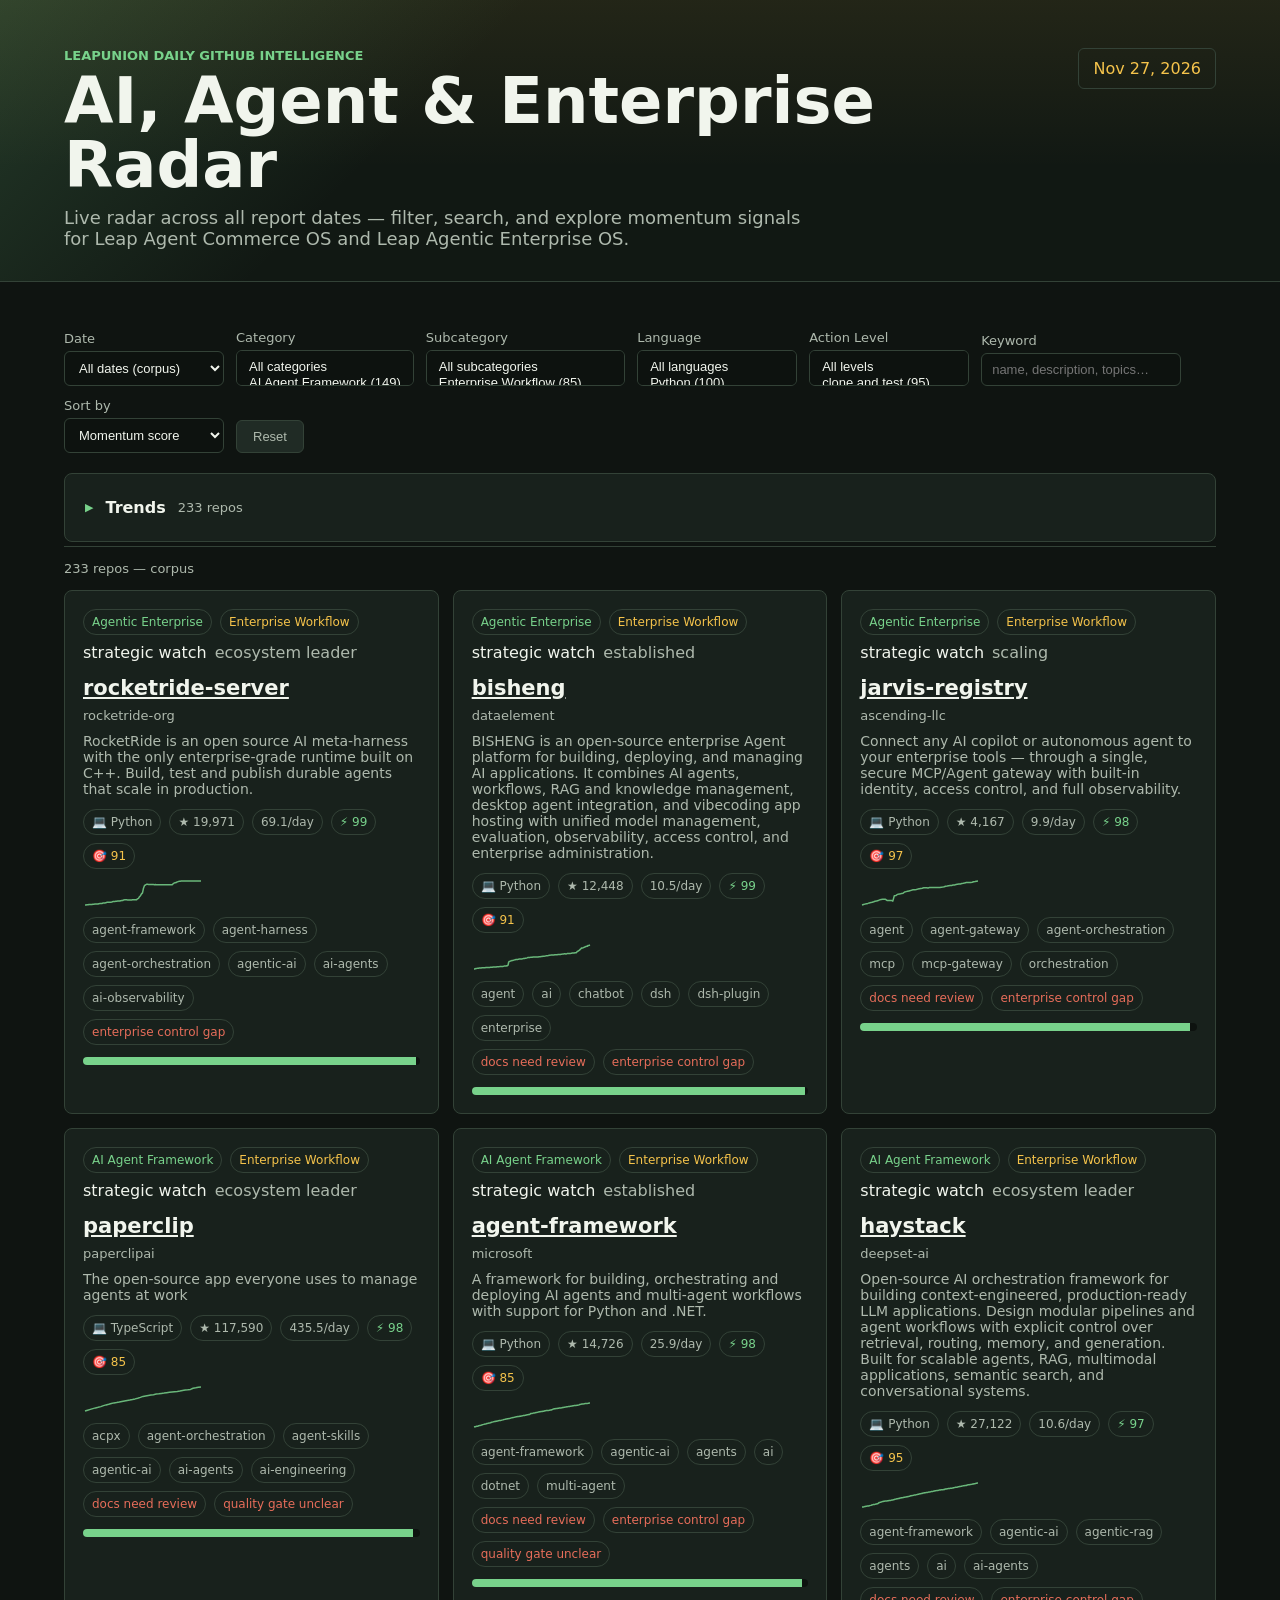
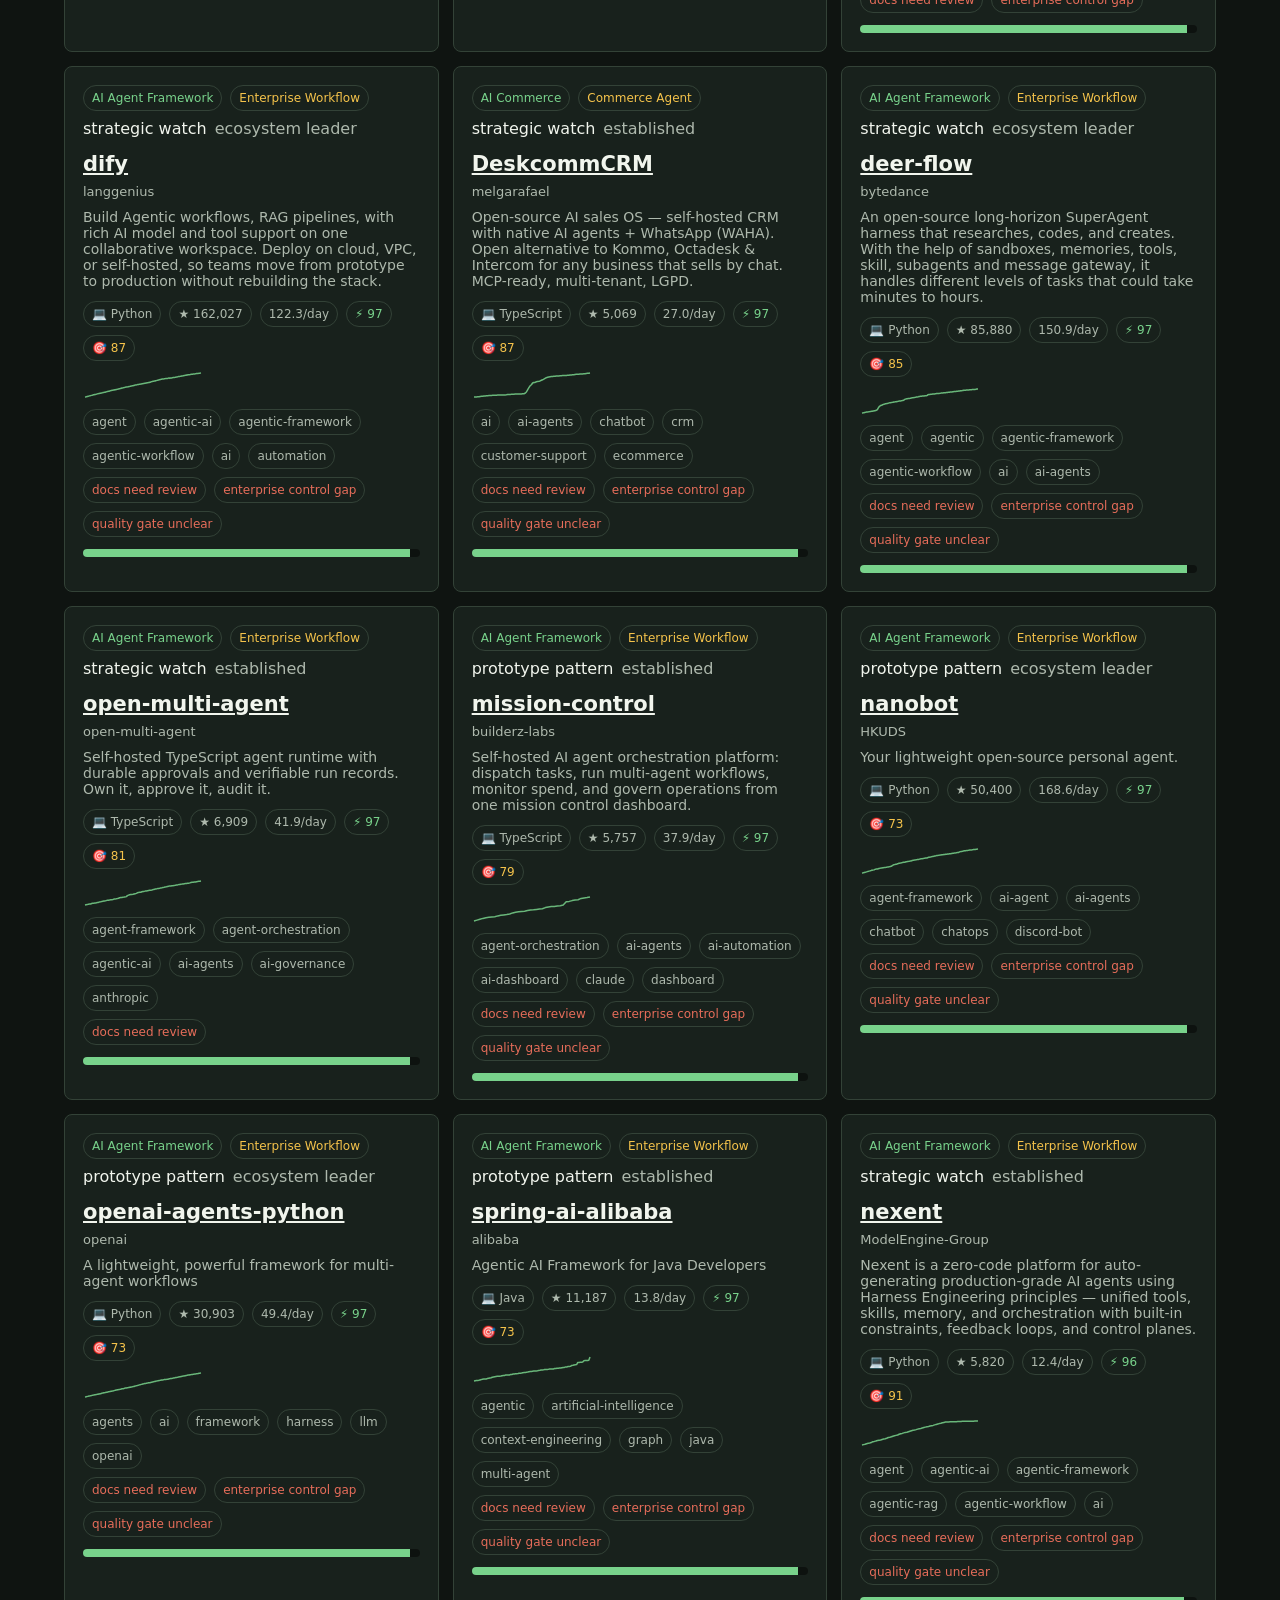
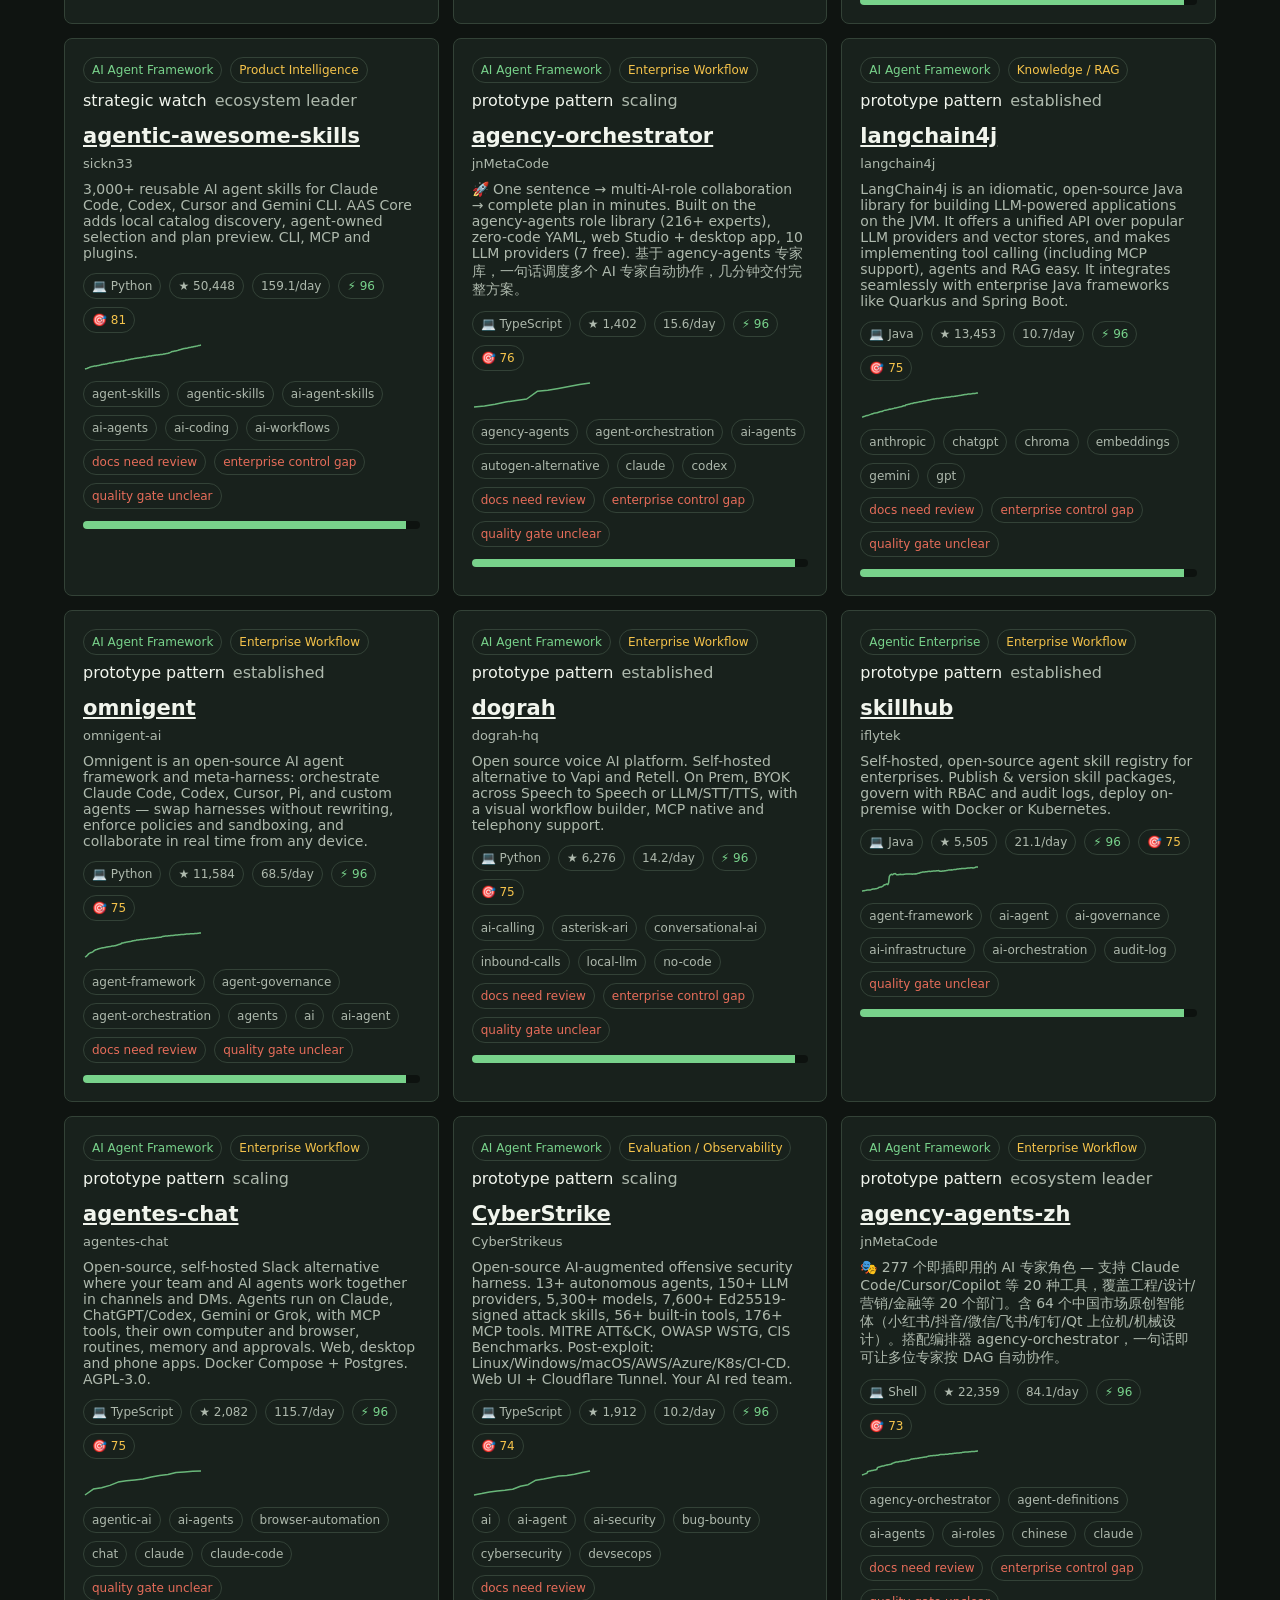
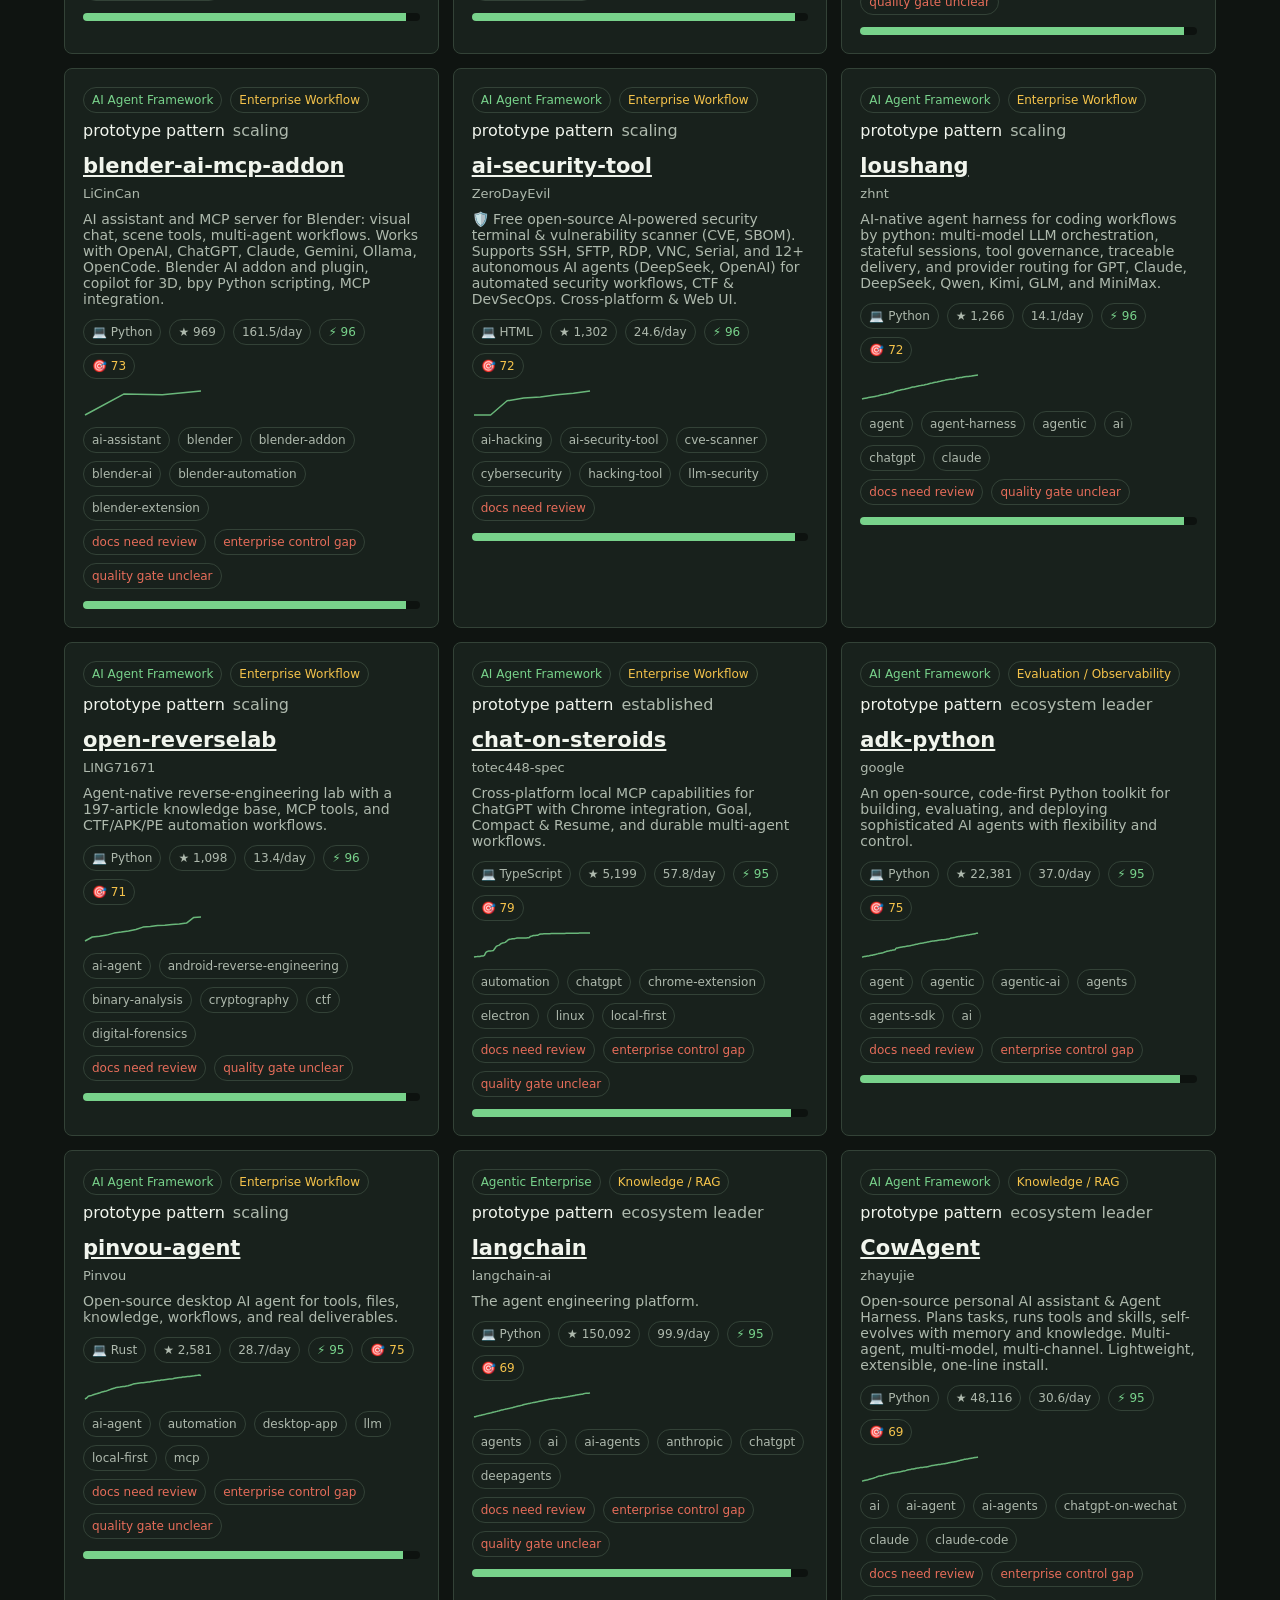
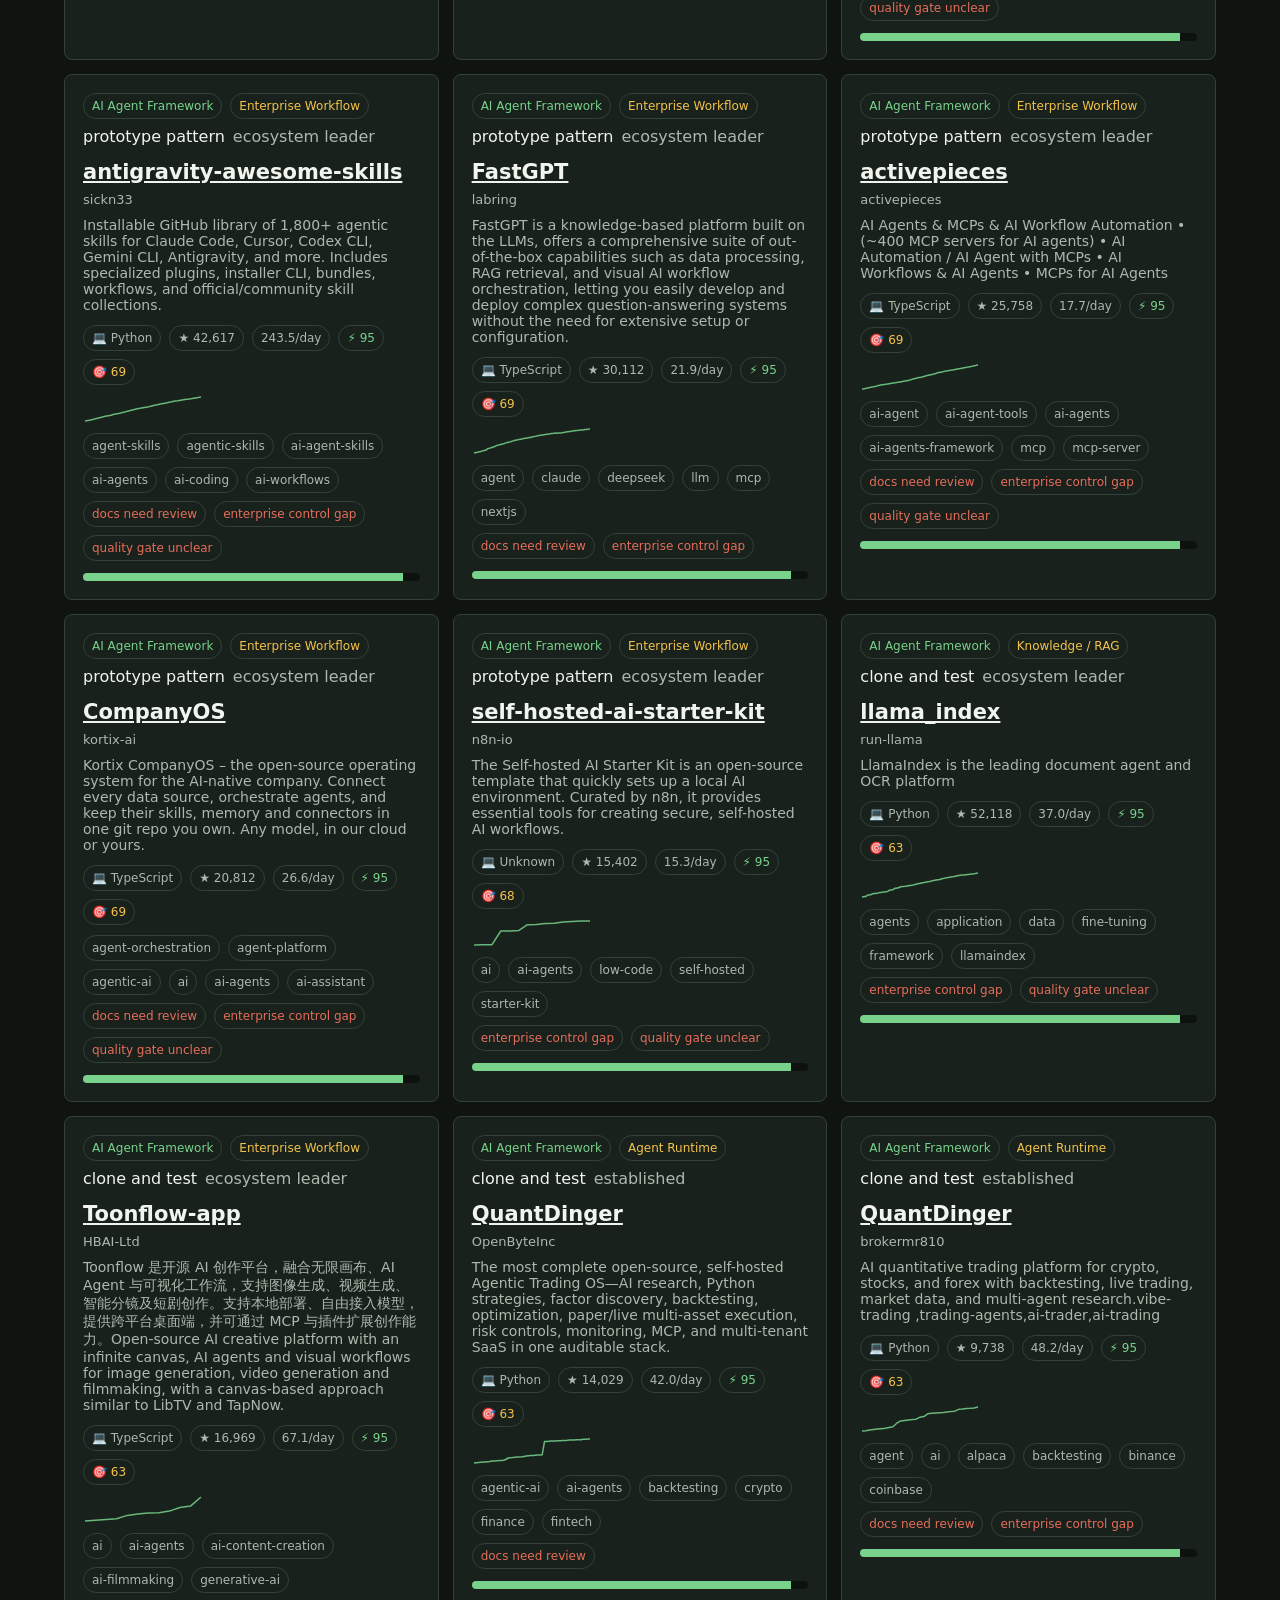
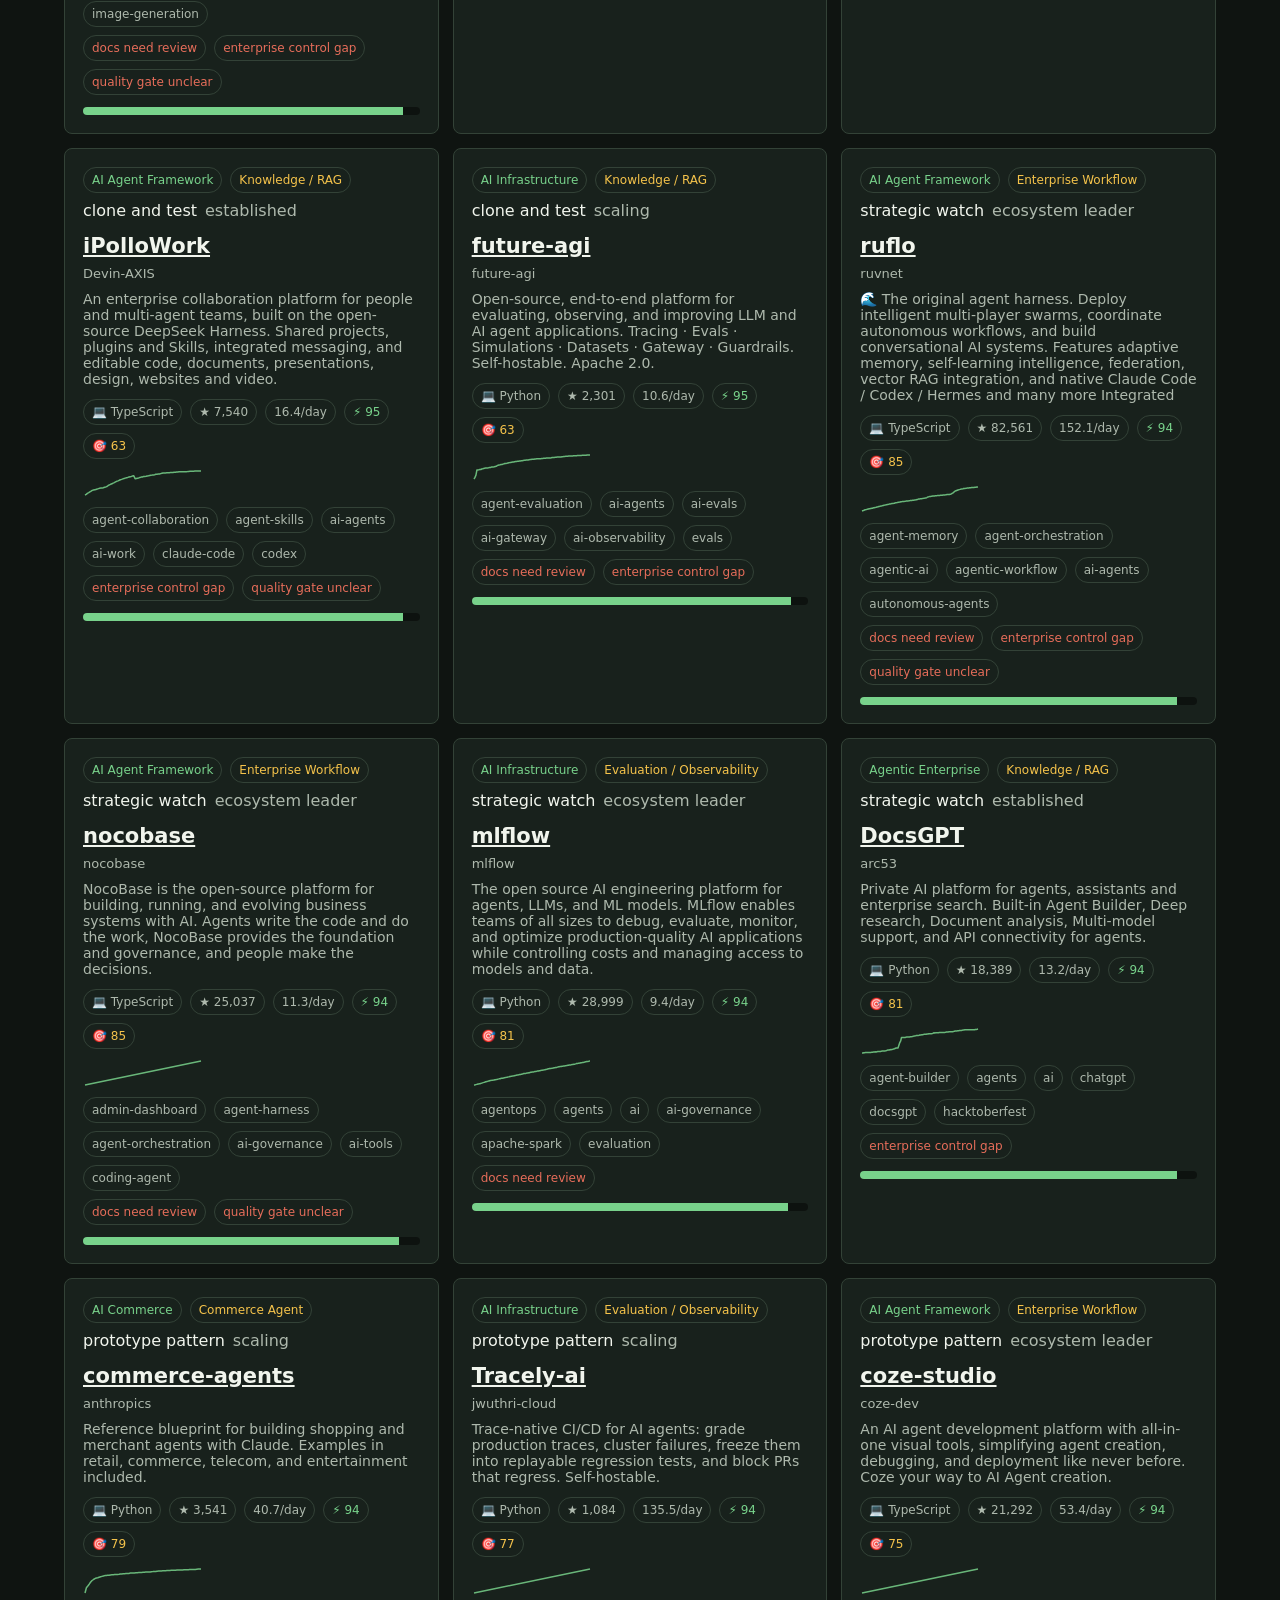
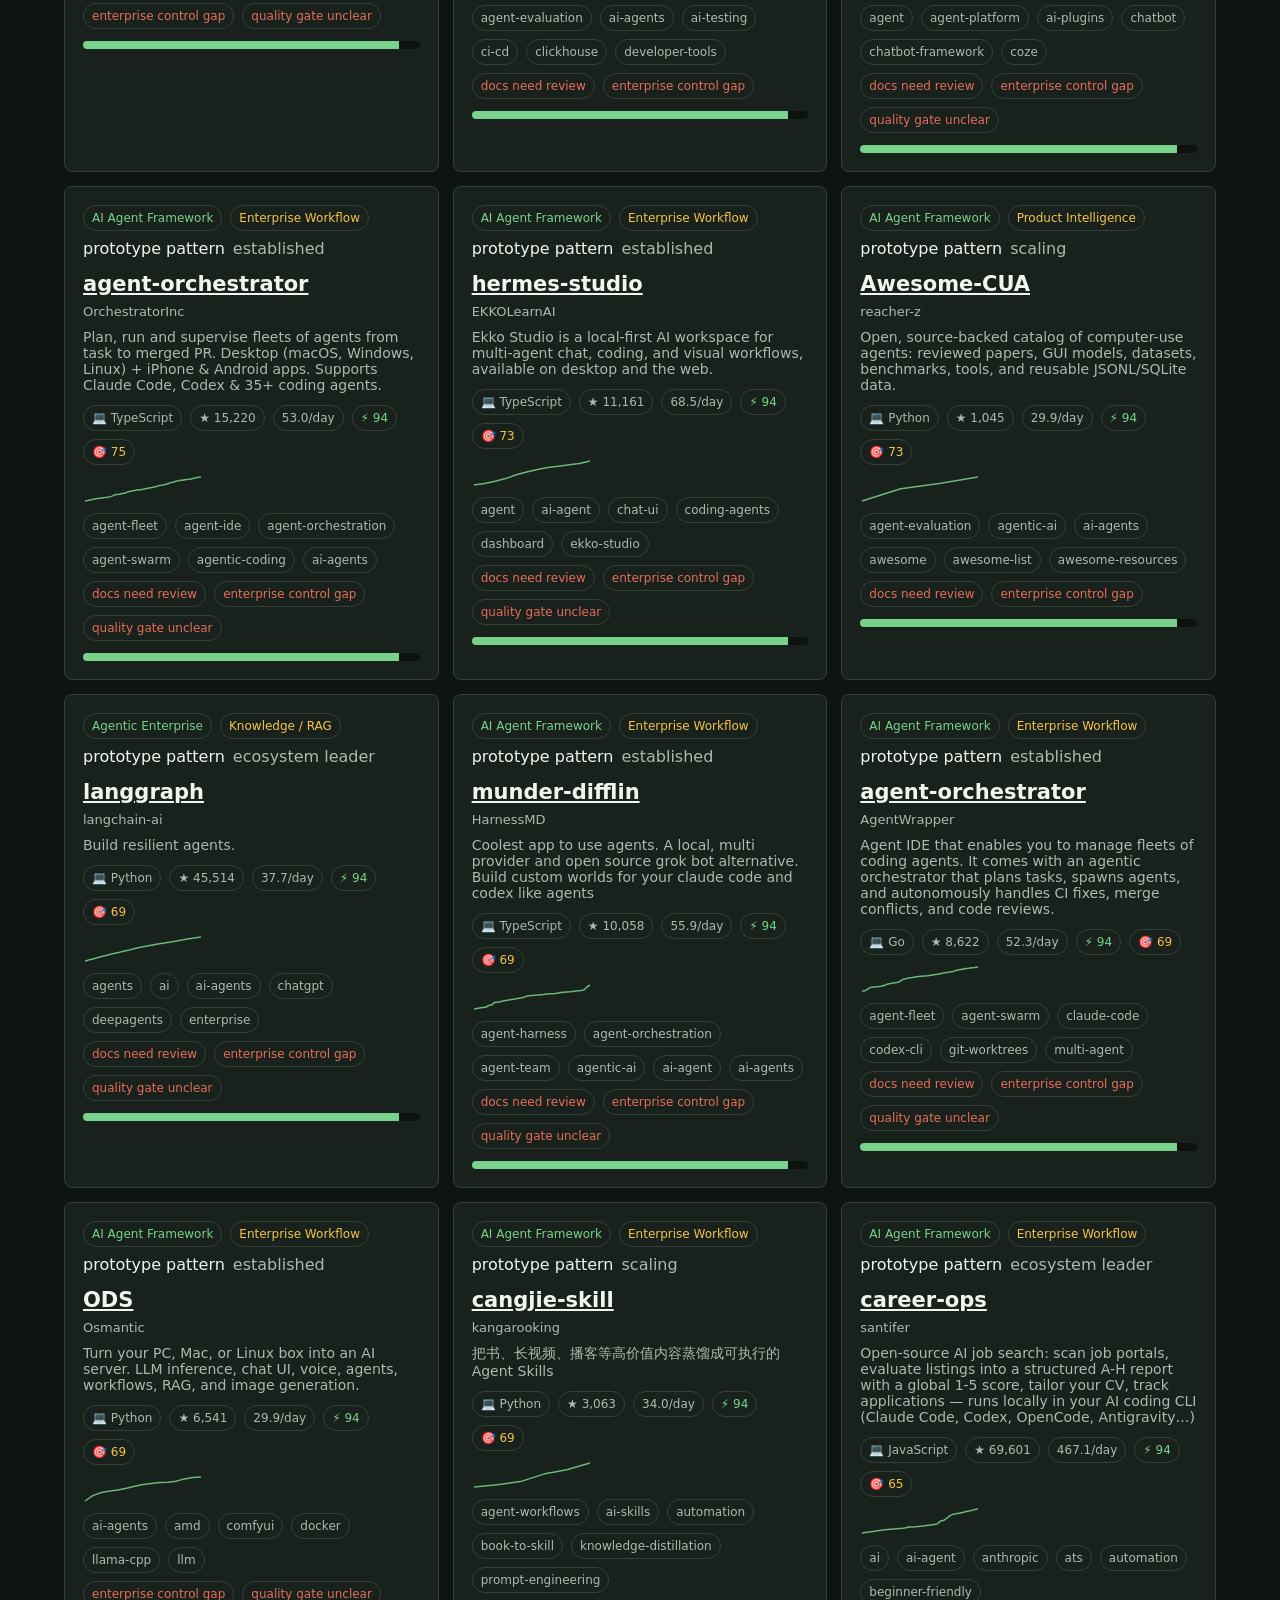
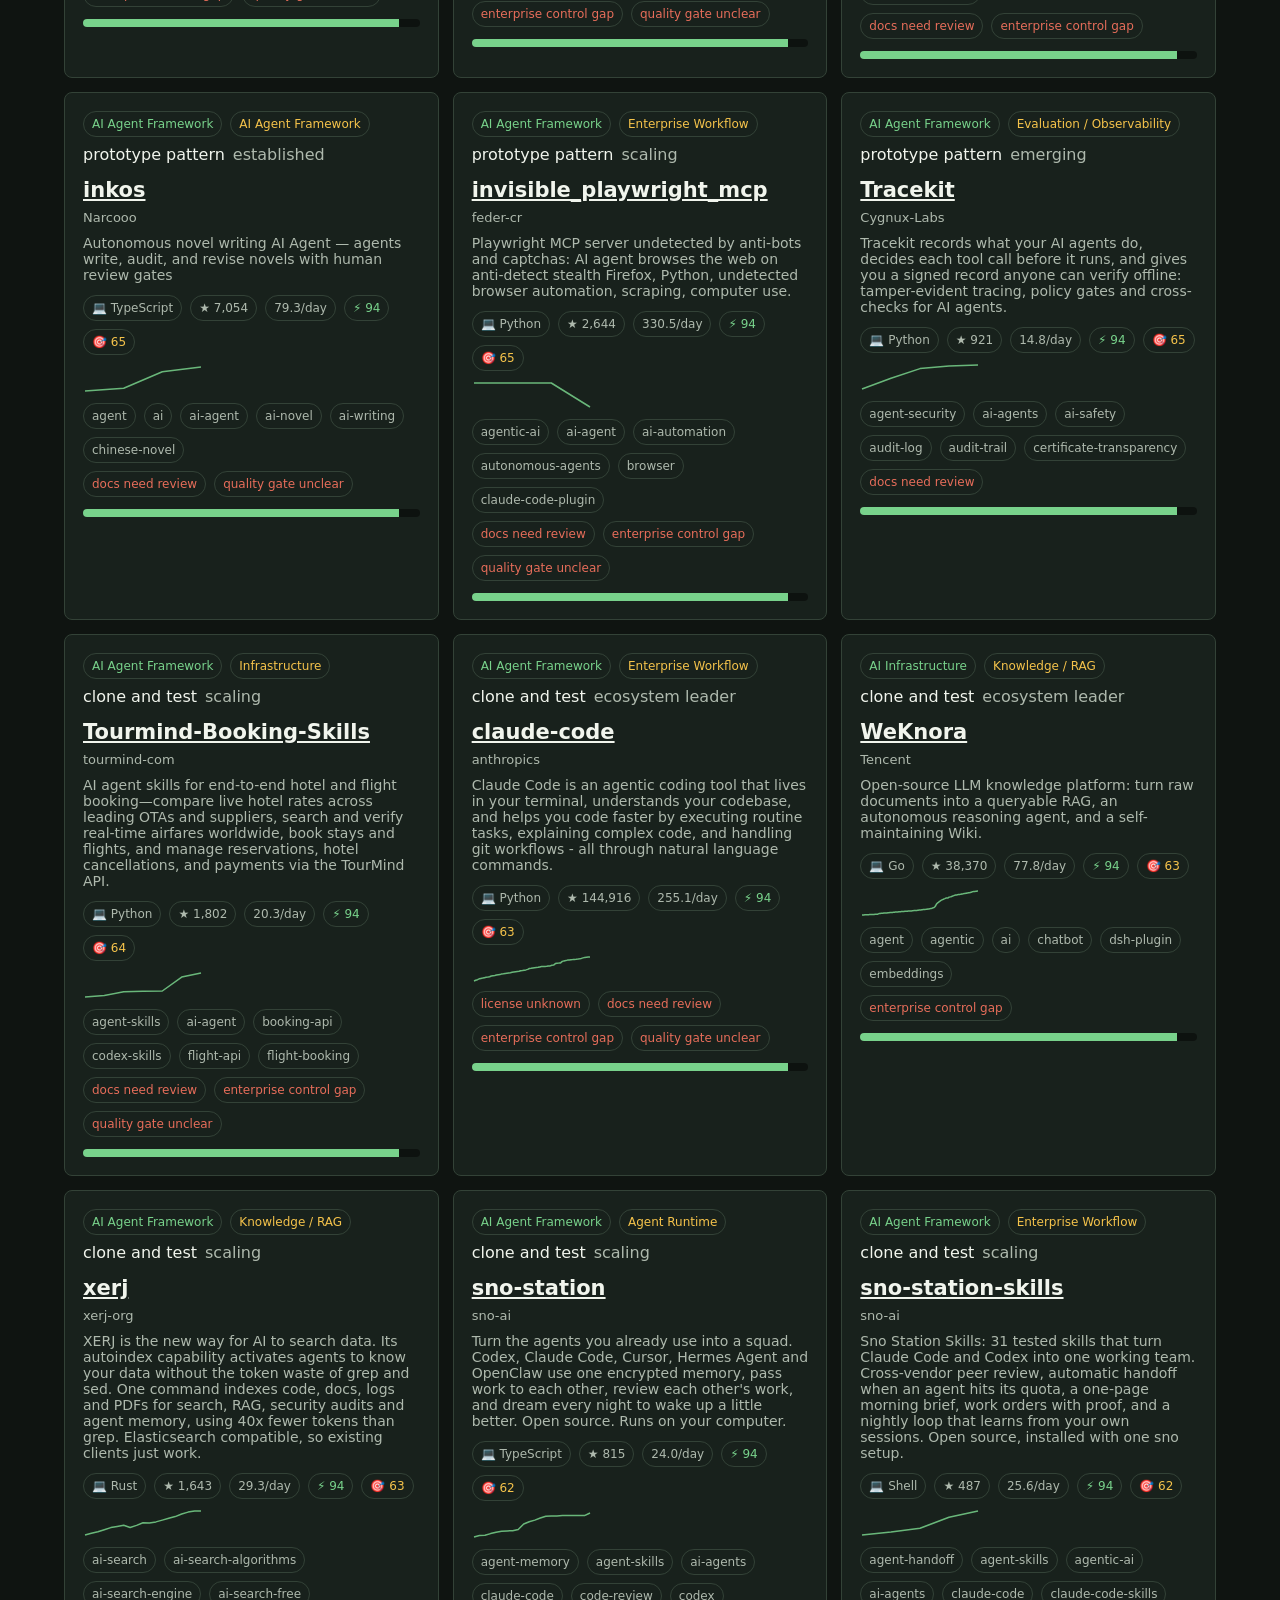
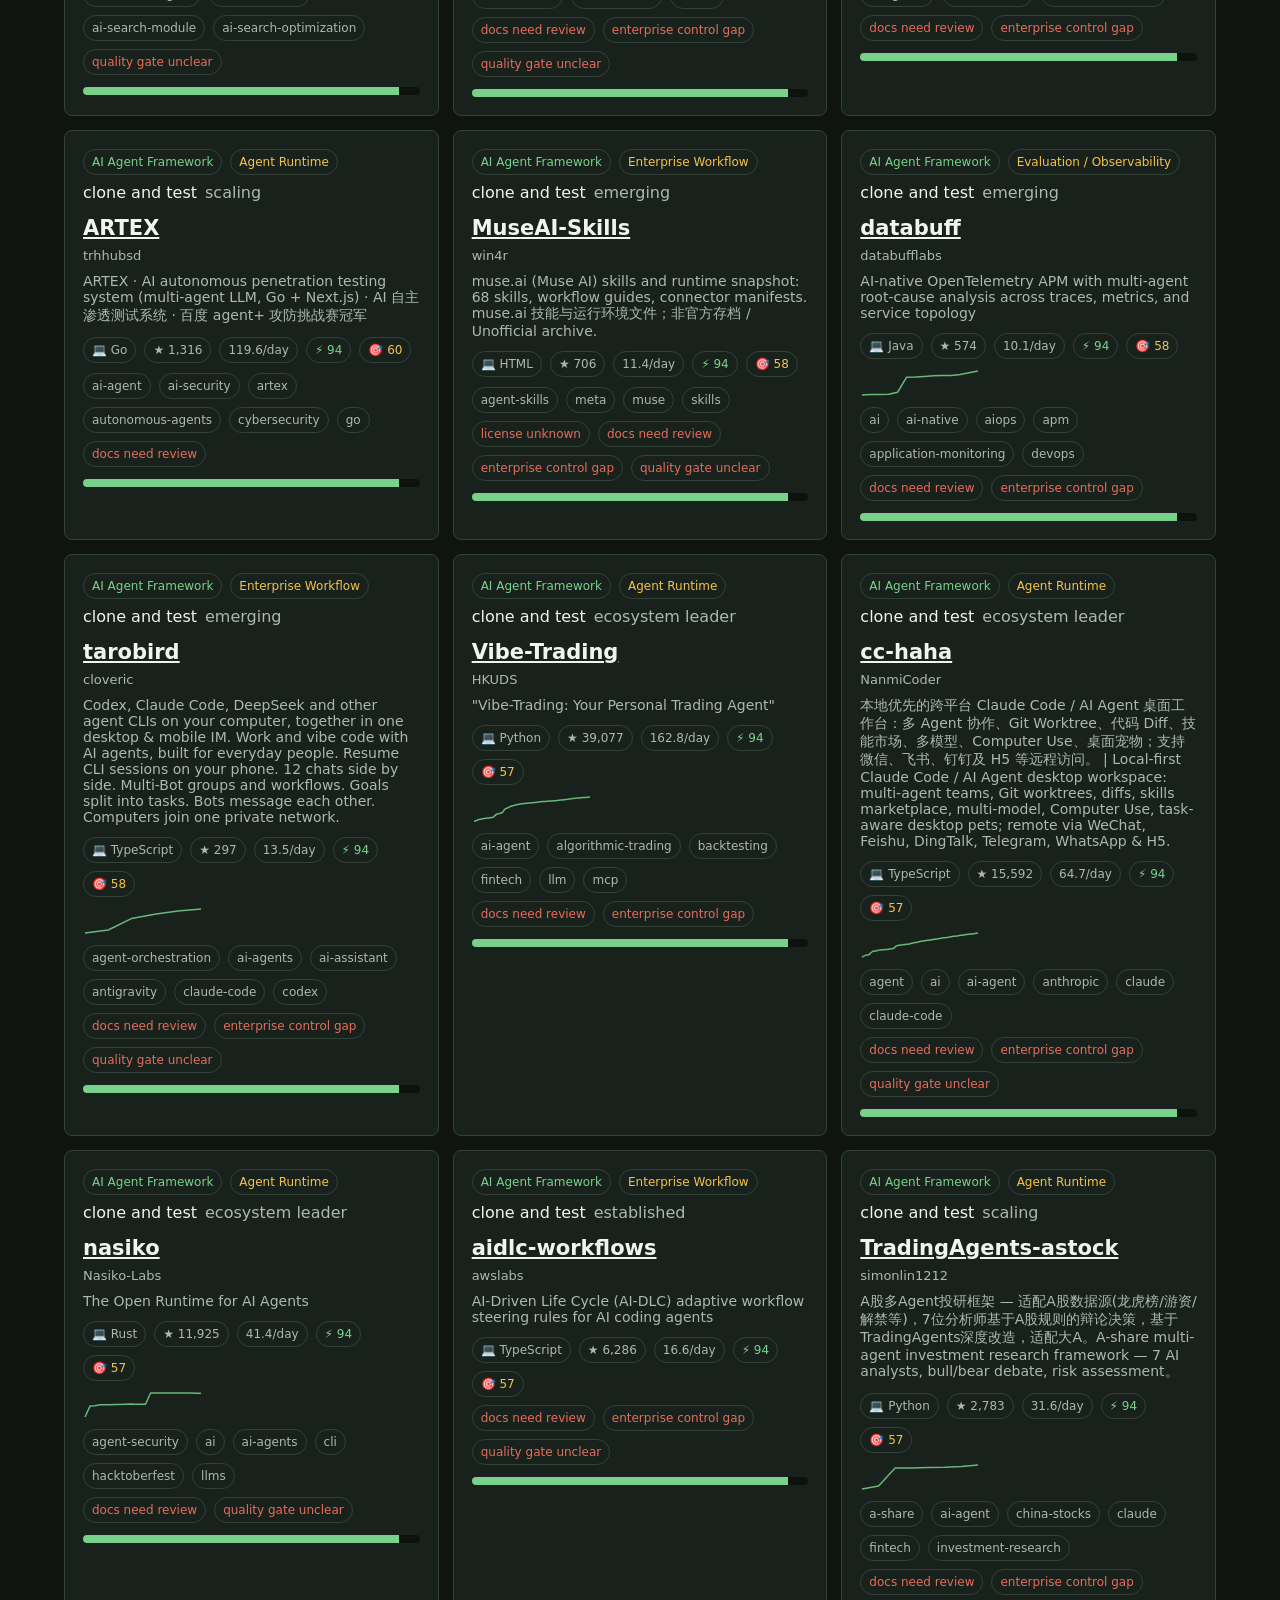
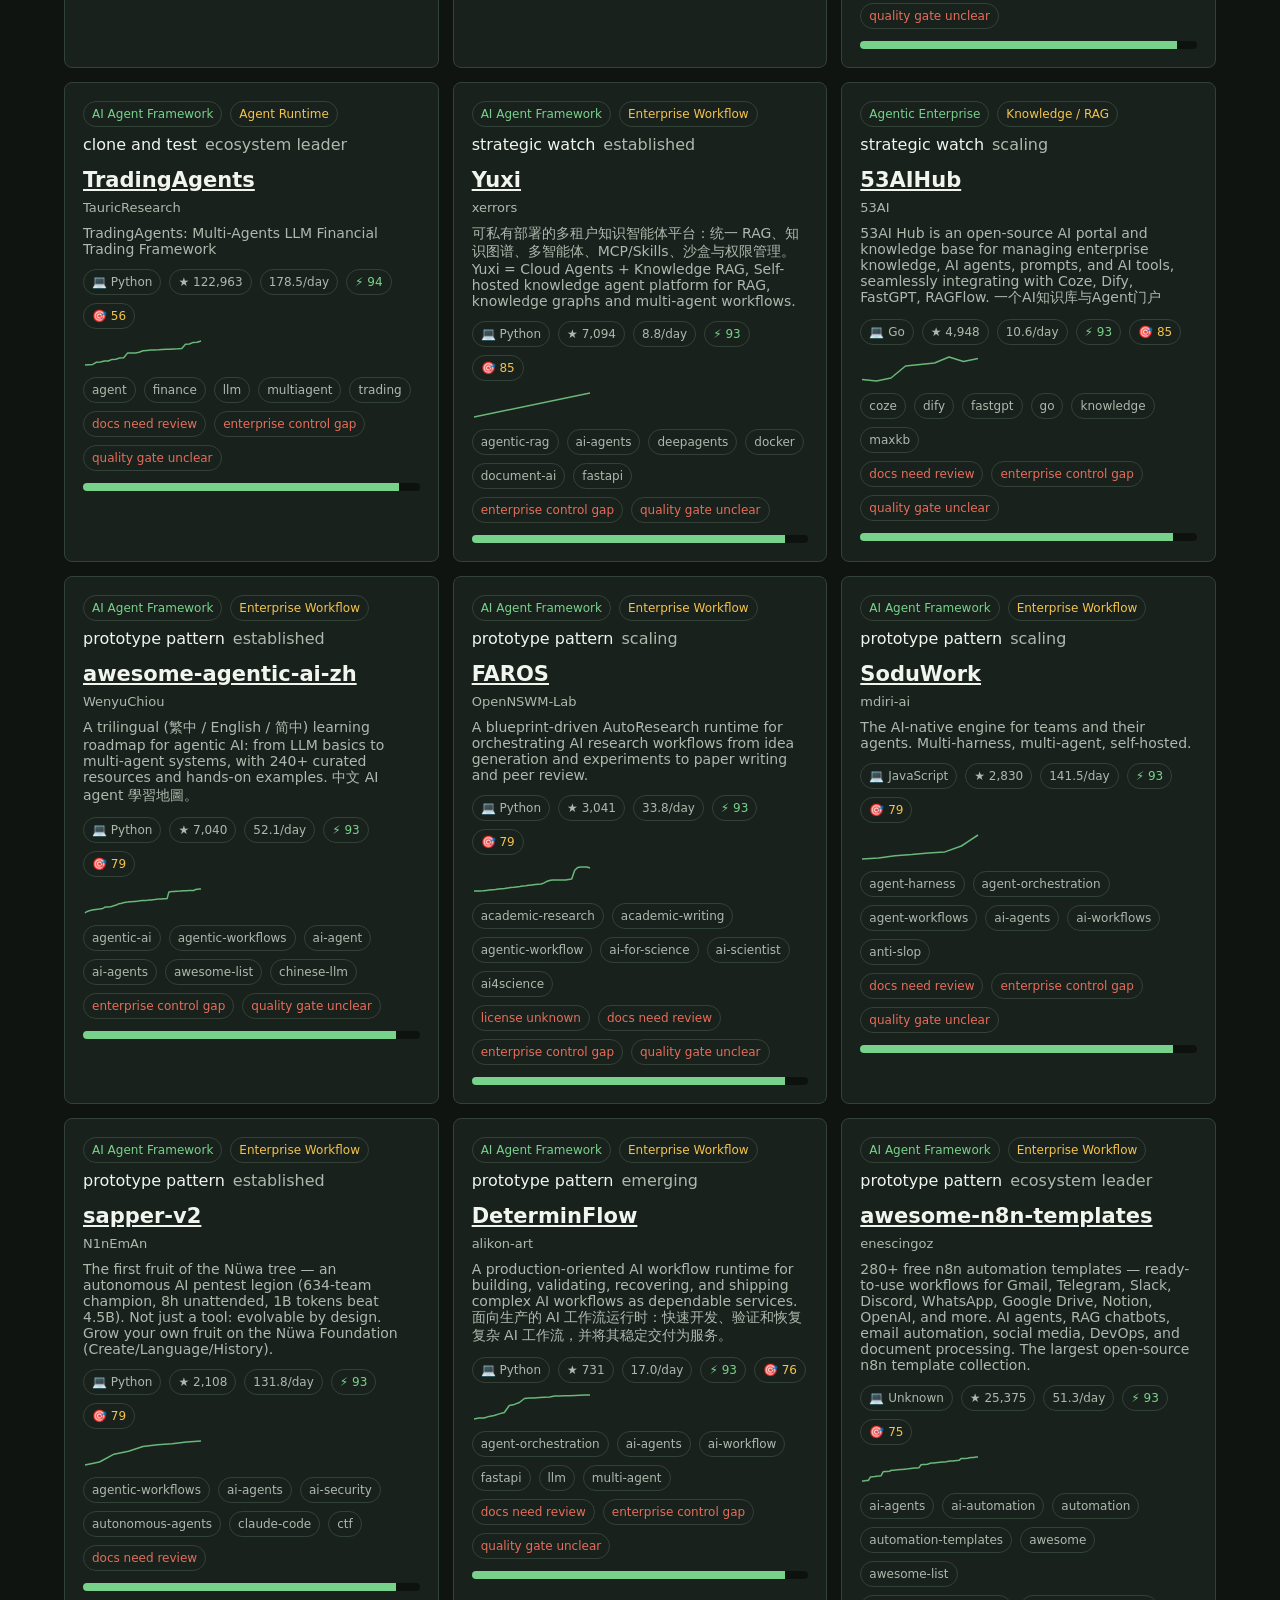
<file: public/index.html>
<!doctype html>
<html lang="en">
  <head>
    <meta charset="utf-8">
    <meta name="viewport" content="width=device-width, initial-scale=1">
    <title>GHstar — AI &amp; Agent Radar</title>
    <link rel="icon" href="data:image/svg+xml,%3Csvg xmlns='http://www.w3.org/2000/svg' viewBox='0 0 16 16'%3E%3Ctext y='14' font-size='14'%3E%E2%AD%90%3C/text%3E%3C/svg%3E">
    <link rel="stylesheet" href="./assets/styles.css">
  </head>
  <body>
    <header class="hero">
      <div>
        <p class="eyebrow">LeapUnion Daily GitHub Intelligence</p>
        <h1>AI, Agent &amp; Enterprise Radar</h1>
        <p class="sub">Live radar across all report dates — filter, search, and explore momentum signals for Leap Agent Commerce OS and Leap Agentic Enterprise OS.</p>
      </div>
      <time id="build-time" title="Last data build">—</time>
    </header>

    <main id="app">
      <!-- Filter bar -->
      <section id="filter-bar" class="spa-filter-bar" aria-label="Filters">
        <div class="spa-filter-row">
          <label class="spa-filter-group">
            <span>Date</span>
            <select id="f-date">
              <option value="all">All dates (corpus)</option>
            </select>
          </label>

          <label class="spa-filter-group">
            <span>Category</span>
            <select id="f-category" multiple size="1">
              <option value="">All categories</option>
            </select>
          </label>

          <label class="spa-filter-group">
            <span>Subcategory</span>
            <select id="f-subcategory" multiple size="1">
              <option value="">All subcategories</option>
            </select>
          </label>

          <label class="spa-filter-group">
            <span>Language</span>
            <select id="f-language" multiple size="1">
              <option value="">All languages</option>
            </select>
          </label>

          <label class="spa-filter-group">
            <span>Action Level</span>
            <select id="f-action-level" multiple size="1">
              <option value="">All levels</option>
            </select>
          </label>

          <label class="spa-filter-group">
            <span>Keyword</span>
            <input id="f-keyword" type="search" placeholder="name, description, topics…" autocomplete="off">
          </label>

          <label class="spa-filter-group">
            <span>Sort by</span>
            <select id="f-sort">
              <option value="momentum_score">Momentum score</option>
              <option value="strategic_score">Strategic score</option>
              <option value="stars">Stars</option>
              <option value="stars_per_day">Stars / day</option>
            </select>
          </label>

          <button id="btn-reset" class="spa-reset-btn" type="button">Reset</button>
        </div>
      </section>

      <!-- Trends panel (collapsible) -->
      <details id="trends-panel" class="panel spa-trends">
        <summary><span>Trends</span> <span id="trends-subtitle" class="spa-trends-sub"></span></summary>
        <div id="trends-body" class="spa-trends-body"></div>
      </details>

      <!-- Results -->
      <div id="results-header" class="spa-results-header">
        <span id="results-count"></span>
      </div>

      <div id="card-list" class="repo-grid spa-card-list" role="list"></div>

      <div id="show-more-row" class="spa-show-more-row" hidden>
        <button id="btn-show-more" type="button" class="spa-show-more-btn">Show more</button>
      </div>

      <div id="loading" class="spa-loading" aria-live="polite">Loading data…</div>
      <div id="error-msg" class="spa-error" hidden></div>
    </main>

    <script src="./app.js"></script>
  </body>
</html>
</file>
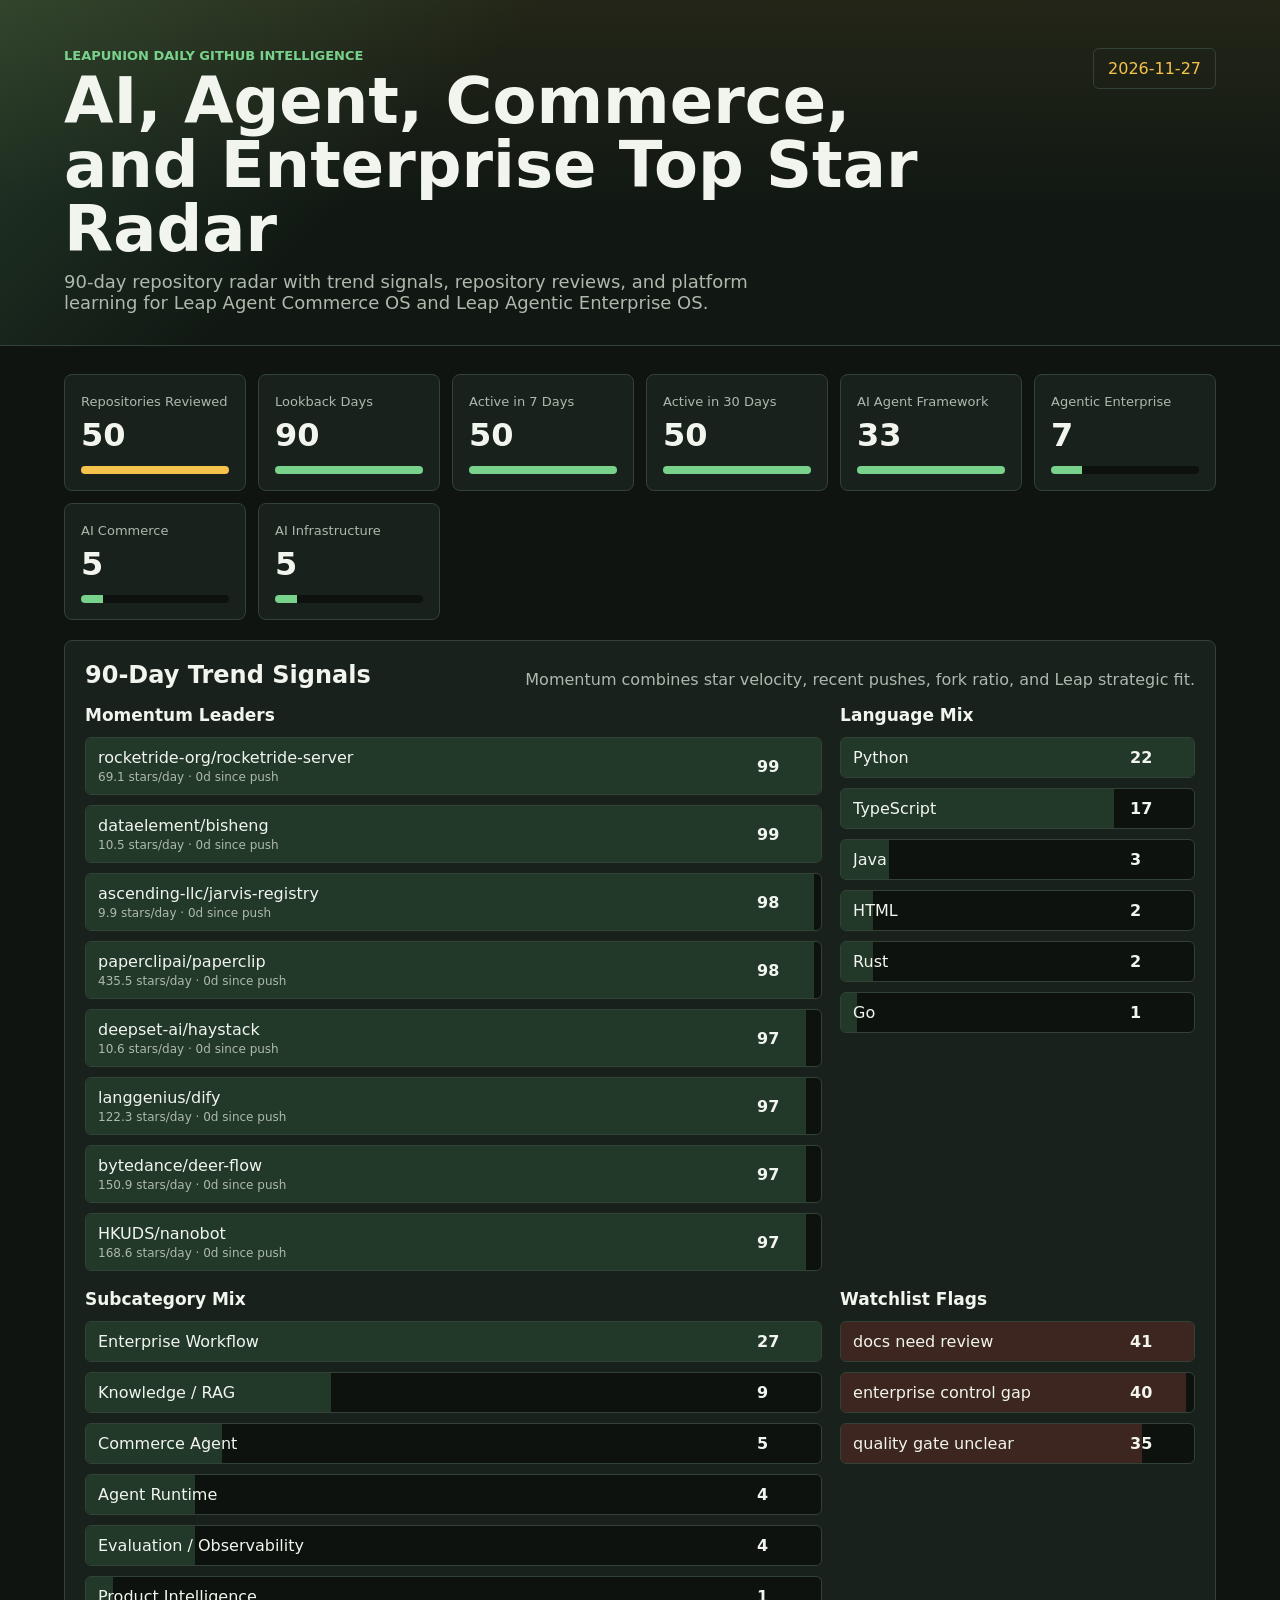
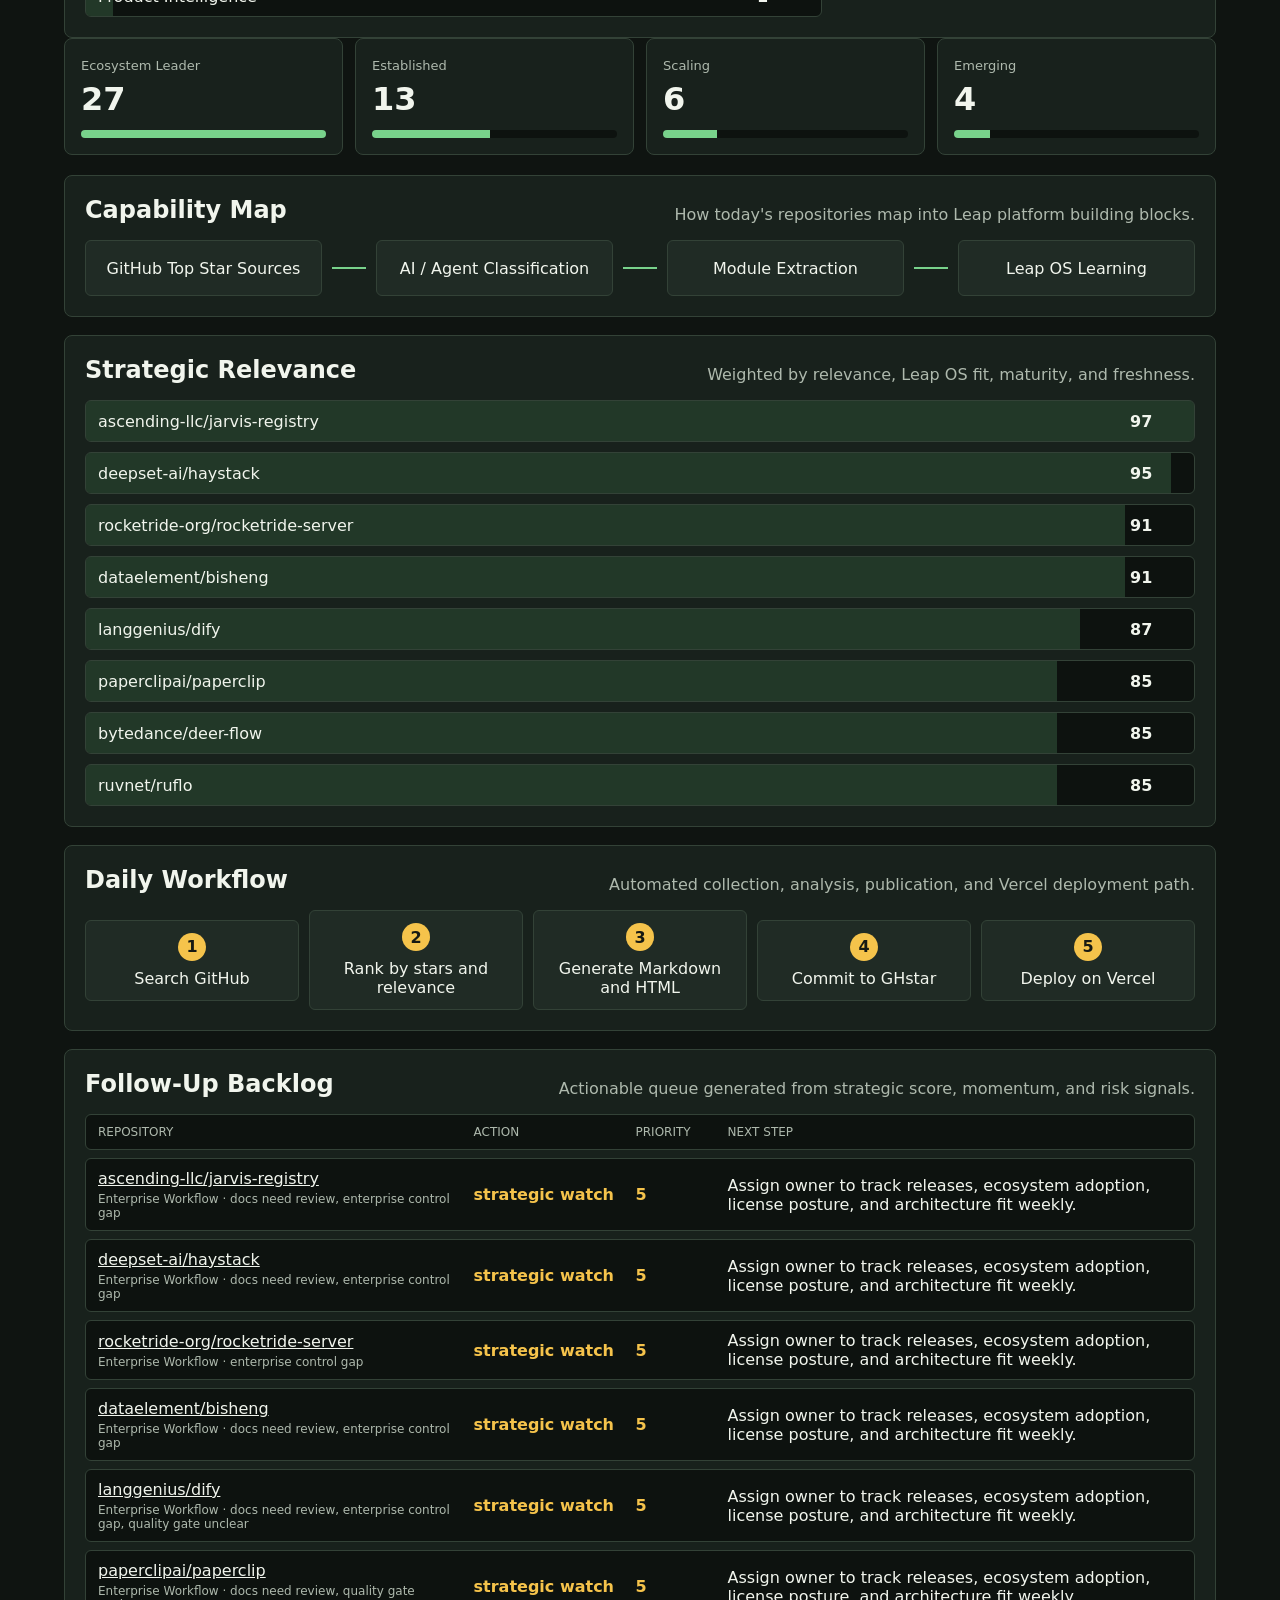
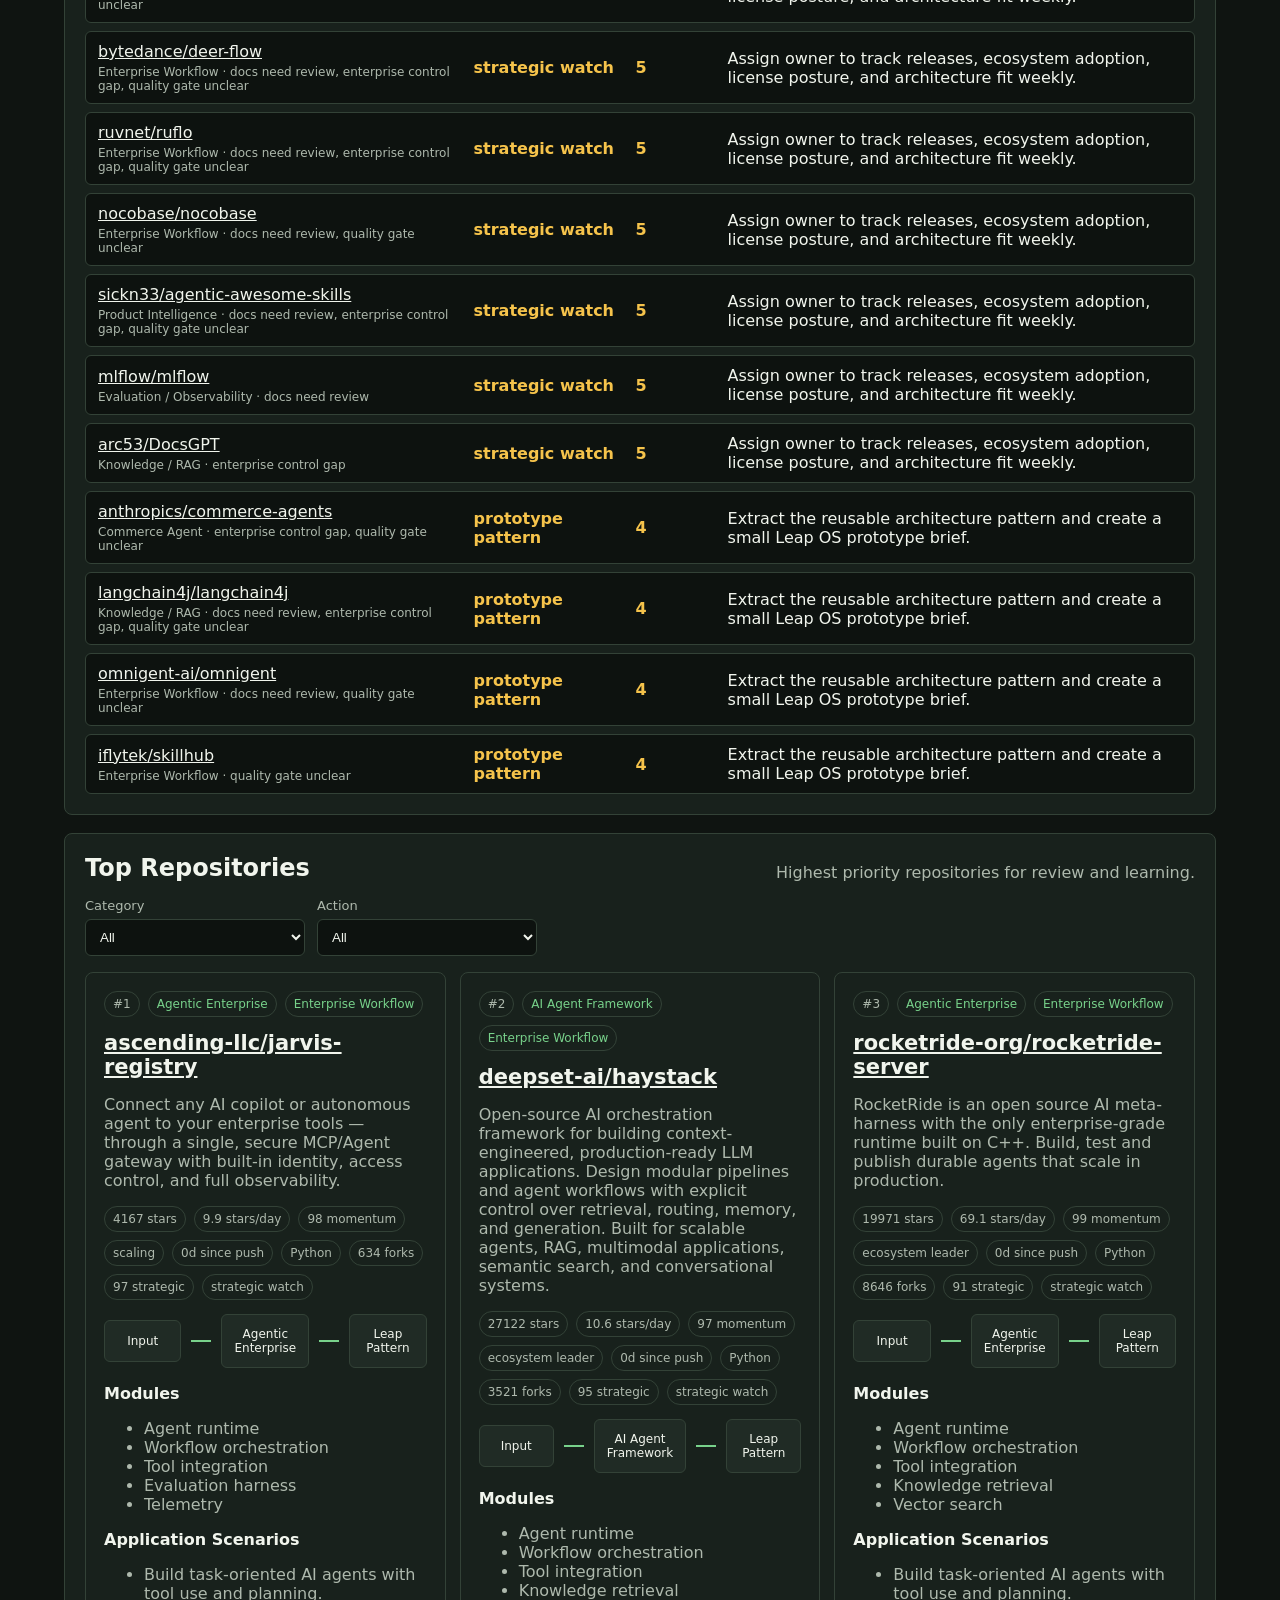
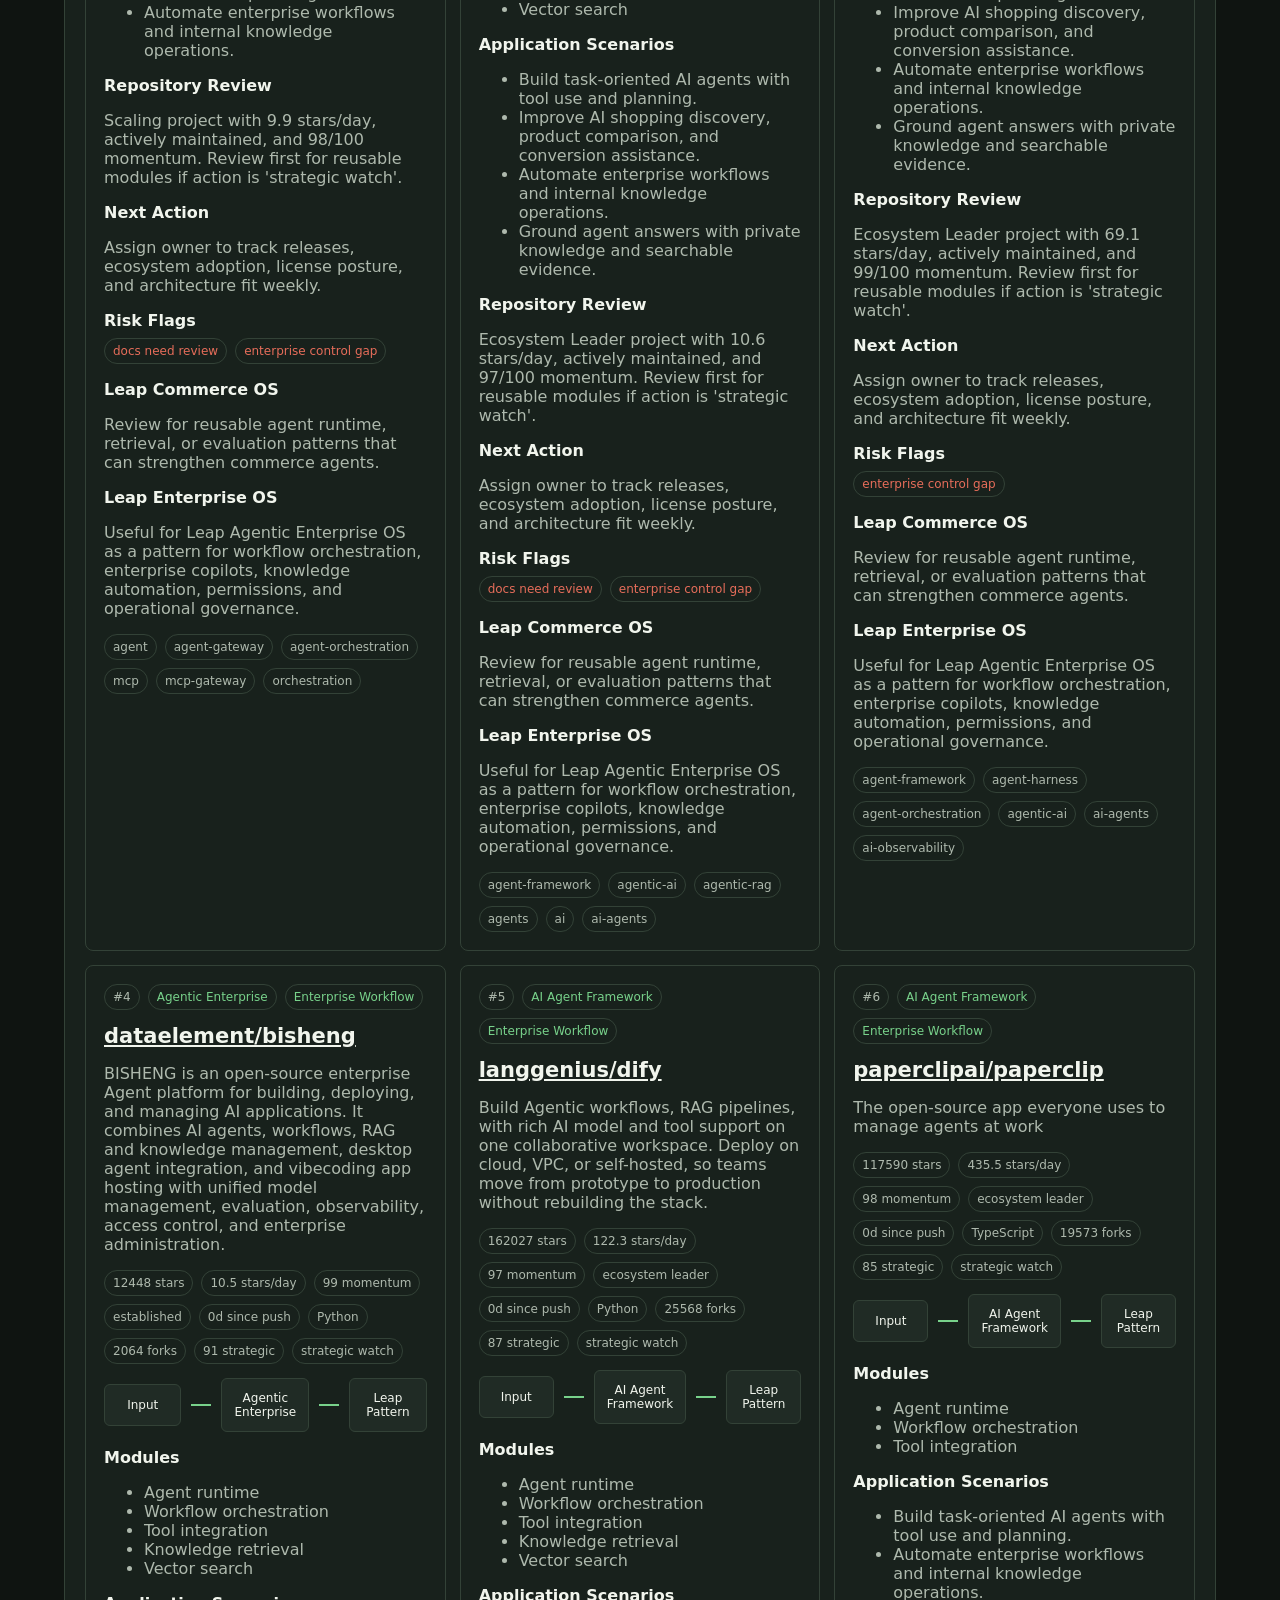
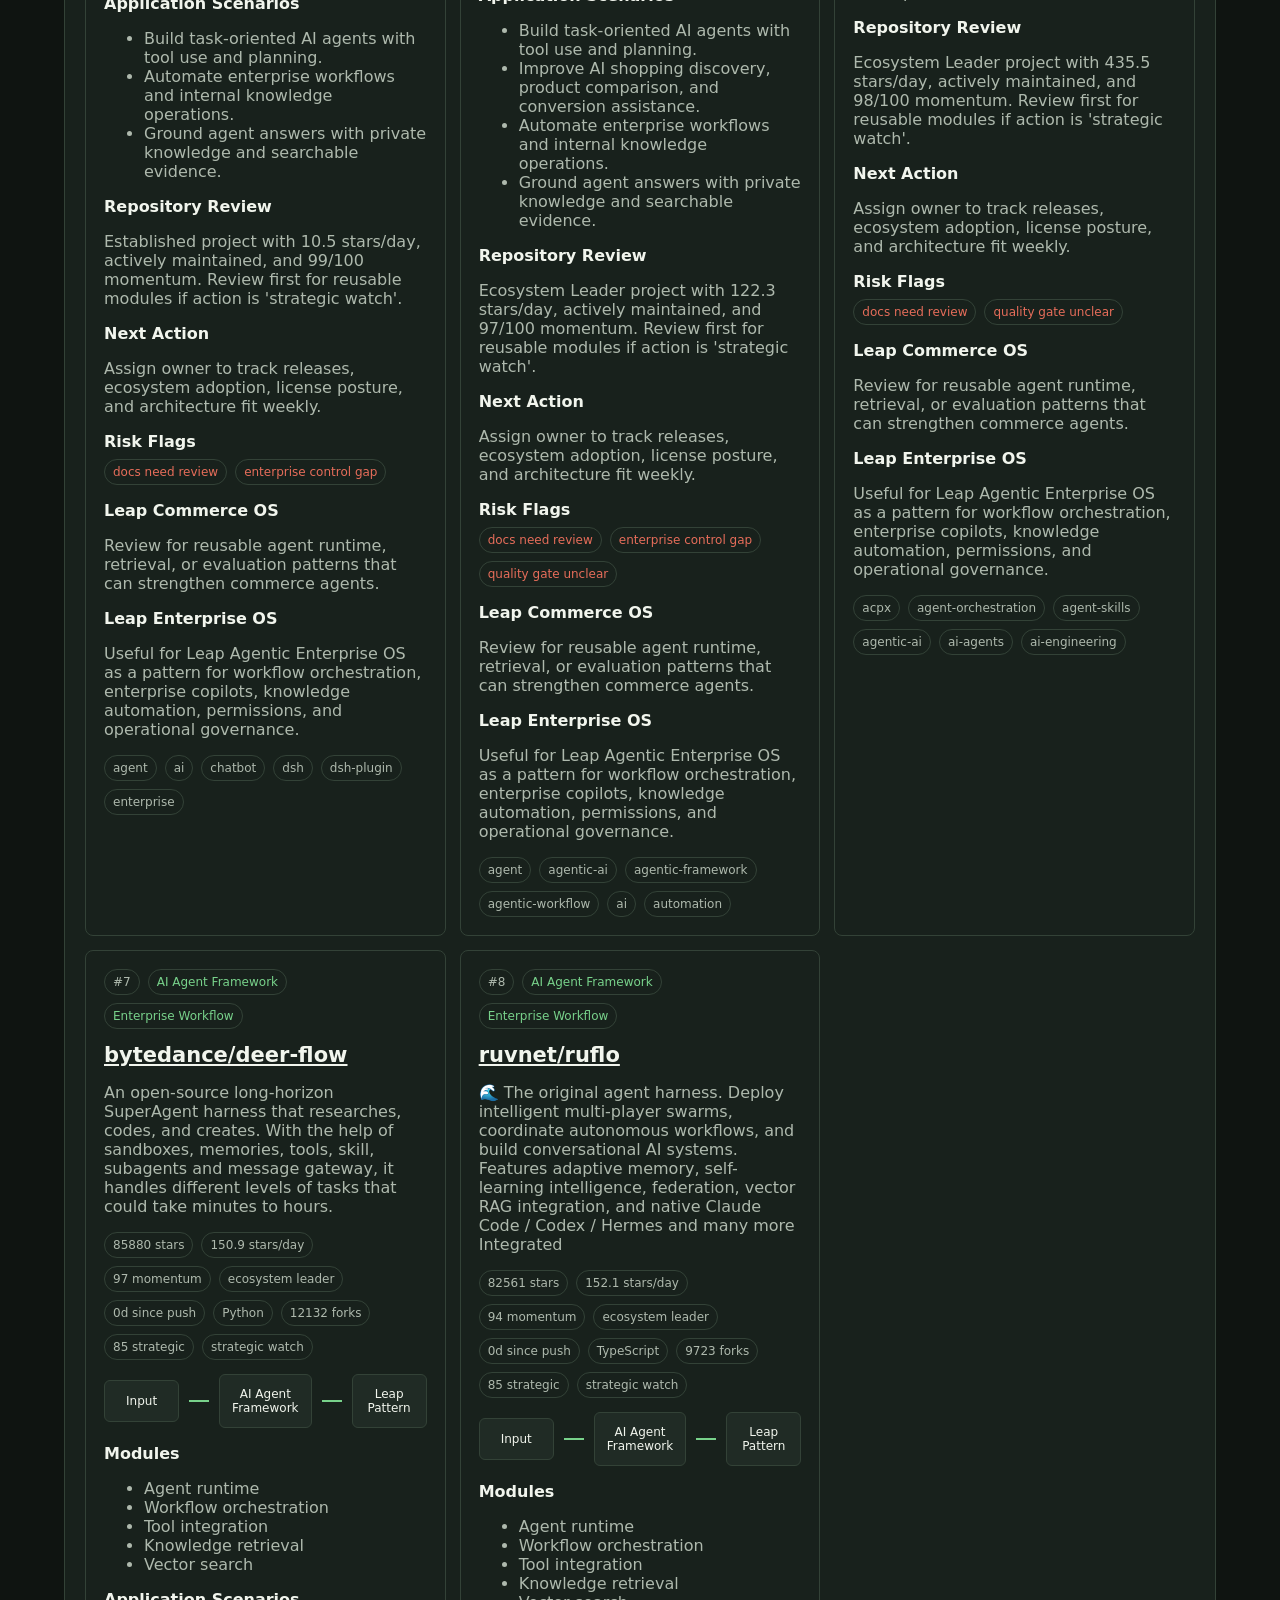
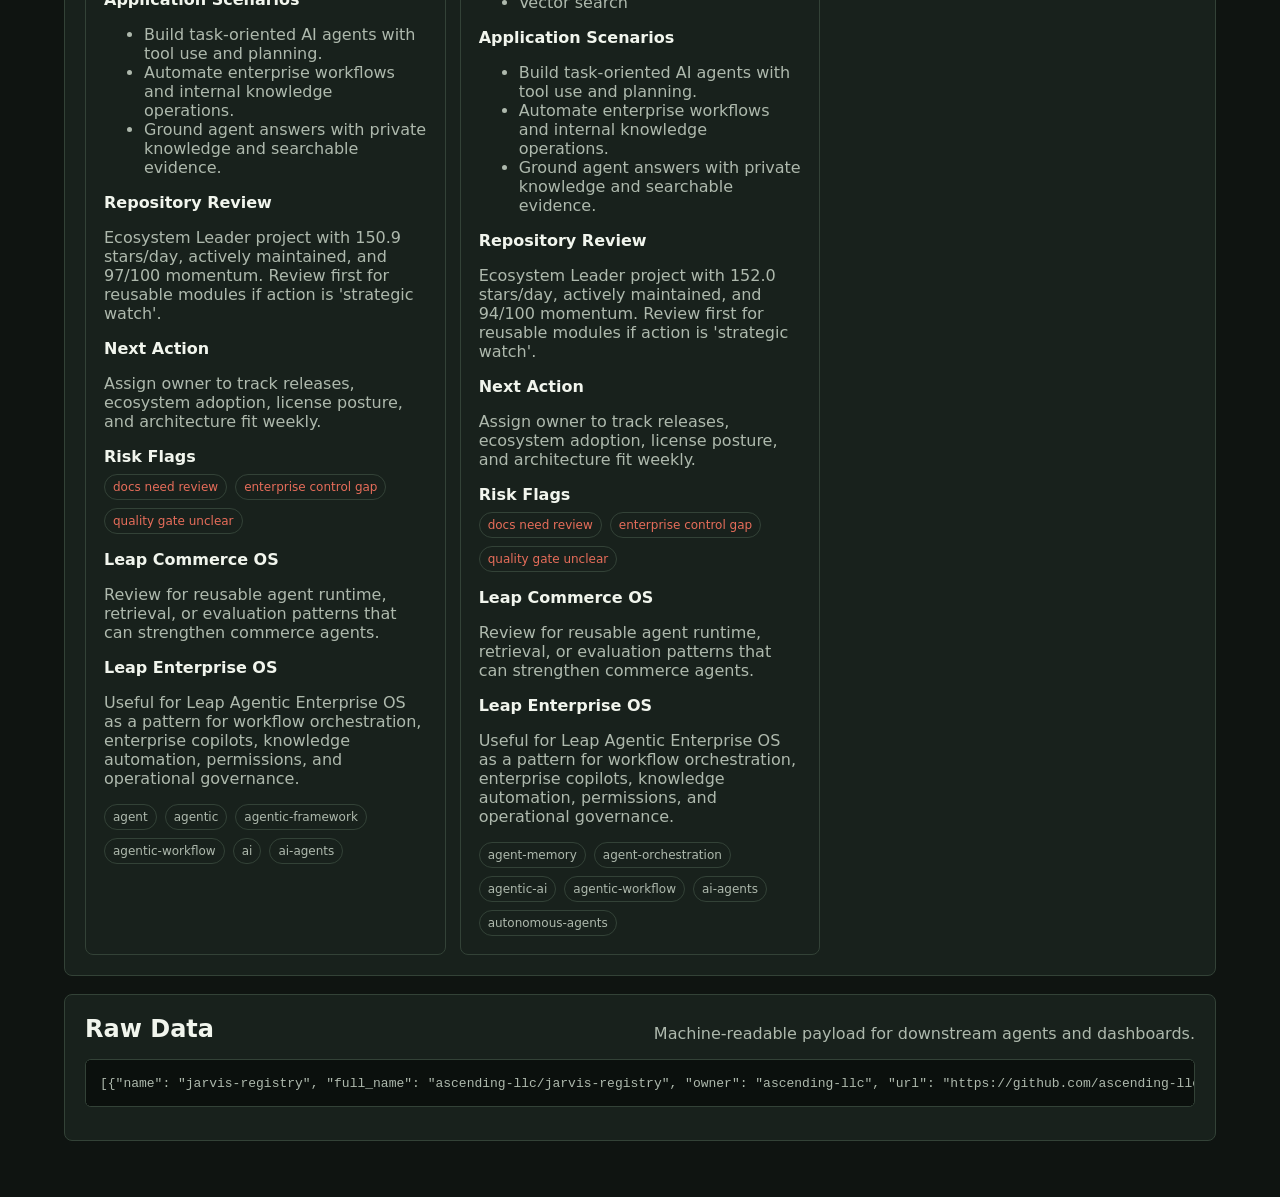
<file: public/report.html>
<!doctype html>
<html lang="en">
  <head>
    <meta charset="utf-8">
    <meta name="viewport" content="width=device-width, initial-scale=1">
    <title>GHstar AI & Agent 90-Day Radar - 2026-11-27</title>
    <link rel="stylesheet" href="./assets/styles.css">
  </head>
  <body>
    <header class="hero">
      <div>
        <p class="eyebrow">LeapUnion Daily GitHub Intelligence</p>
        <h1>AI, Agent, Commerce, and Enterprise Top Star Radar</h1>
        <p class="sub">90-day repository radar with trend signals, repository reviews, and platform learning for Leap Agent Commerce OS and Leap Agentic Enterprise OS.</p>
      </div>
      <time>2026-11-27</time>
    </header>

    <main>
      <section class="metrics">
        <article class="metric primary">
          <span>Repositories Reviewed</span>
          <strong>50</strong>
          <div class="bar"><i style="width:100%"></i></div>
        </article>
        <article class="metric">
          <span>Lookback Days</span>
          <strong>90</strong>
          <div class="bar"><i style="width:100%"></i></div>
        </article>
        <article class="metric">
          <span>Active in 7 Days</span>
          <strong>50</strong>
          <div class="bar"><i style="width:100.0%"></i></div>
        </article>
        <article class="metric">
          <span>Active in 30 Days</span>
          <strong>50</strong>
          <div class="bar"><i style="width:100.0%"></i></div>
        </article>

        <article class="metric">
          <span>AI Agent Framework</span>
          <strong>33</strong>
          <div class="bar"><i style="width:100.0%"></i></div>
        </article>


        <article class="metric">
          <span>Agentic Enterprise</span>
          <strong>7</strong>
          <div class="bar"><i style="width:21.2%"></i></div>
        </article>


        <article class="metric">
          <span>AI Commerce</span>
          <strong>5</strong>
          <div class="bar"><i style="width:15.2%"></i></div>
        </article>


        <article class="metric">
          <span>AI Infrastructure</span>
          <strong>5</strong>
          <div class="bar"><i style="width:15.2%"></i></div>
        </article>

      </section>

      <section class="panel">
        <div class="section-head">
          <h2>90-Day Trend Signals</h2>
          <p>Momentum combines star velocity, recent pushes, fork ratio, and Leap strategic fit.</p>
        </div>
        <div class="trend-grid">
          <div>
            <h3>Momentum Leaders</h3>
            <div class="score-chart">
        <div class="score-row">
          <span>rocketride-org/rocketride-server <em>69.1 stars/day · 0d since push</em></span>
          <b>99</b>
          <i style="width:100.0%"></i>
        </div>


        <div class="score-row">
          <span>dataelement/bisheng <em>10.5 stars/day · 0d since push</em></span>
          <b>99</b>
          <i style="width:100.0%"></i>
        </div>


        <div class="score-row">
          <span>ascending-llc/jarvis-registry <em>9.9 stars/day · 0d since push</em></span>
          <b>98</b>
          <i style="width:99.0%"></i>
        </div>


        <div class="score-row">
          <span>paperclipai/paperclip <em>435.5 stars/day · 0d since push</em></span>
          <b>98</b>
          <i style="width:99.0%"></i>
        </div>


        <div class="score-row">
          <span>deepset-ai/haystack <em>10.6 stars/day · 0d since push</em></span>
          <b>97</b>
          <i style="width:98.0%"></i>
        </div>


        <div class="score-row">
          <span>langgenius/dify <em>122.3 stars/day · 0d since push</em></span>
          <b>97</b>
          <i style="width:98.0%"></i>
        </div>


        <div class="score-row">
          <span>bytedance/deer-flow <em>150.9 stars/day · 0d since push</em></span>
          <b>97</b>
          <i style="width:98.0%"></i>
        </div>


        <div class="score-row">
          <span>HKUDS/nanobot <em>168.6 stars/day · 0d since push</em></span>
          <b>97</b>
          <i style="width:98.0%"></i>
        </div>
        </div>
          </div>
          <div>
            <h3>Language Mix</h3>
            <div class="score-chart">
        <div class="score-row compact">
          <span>Python</span>
          <b>22</b>
          <i style="width:100.0%"></i>
        </div>


        <div class="score-row compact">
          <span>TypeScript</span>
          <b>17</b>
          <i style="width:77.3%"></i>
        </div>


        <div class="score-row compact">
          <span>Java</span>
          <b>3</b>
          <i style="width:13.6%"></i>
        </div>


        <div class="score-row compact">
          <span>HTML</span>
          <b>2</b>
          <i style="width:9.1%"></i>
        </div>


        <div class="score-row compact">
          <span>Rust</span>
          <b>2</b>
          <i style="width:9.1%"></i>
        </div>


        <div class="score-row compact">
          <span>Go</span>
          <b>1</b>
          <i style="width:4.5%"></i>
        </div>
        </div>
          </div>
          <div>
            <h3>Subcategory Mix</h3>
            <div class="score-chart">
        <div class="score-row compact">
          <span>Enterprise Workflow</span>
          <b>27</b>
          <i style="width:100.0%"></i>
        </div>


        <div class="score-row compact">
          <span>Knowledge / RAG</span>
          <b>9</b>
          <i style="width:33.3%"></i>
        </div>


        <div class="score-row compact">
          <span>Commerce Agent</span>
          <b>5</b>
          <i style="width:18.5%"></i>
        </div>


        <div class="score-row compact">
          <span>Agent Runtime</span>
          <b>4</b>
          <i style="width:14.8%"></i>
        </div>


        <div class="score-row compact">
          <span>Evaluation / Observability</span>
          <b>4</b>
          <i style="width:14.8%"></i>
        </div>


        <div class="score-row compact">
          <span>Product Intelligence</span>
          <b>1</b>
          <i style="width:3.7%"></i>
        </div>
        </div>
          </div>
          <div>
            <h3>Watchlist Flags</h3>
            <div class="score-chart">
        <div class="score-row compact risk">
          <span>docs need review</span>
          <b>41</b>
          <i style="width:100.0%"></i>
        </div>


        <div class="score-row compact risk">
          <span>enterprise control gap</span>
          <b>40</b>
          <i style="width:97.6%"></i>
        </div>


        <div class="score-row compact risk">
          <span>quality gate unclear</span>
          <b>35</b>
          <i style="width:85.4%"></i>
        </div>
        </div>
          </div>
        </div>
      </section>

      <section class="metrics">

        <article class="metric">
          <span>Ecosystem Leader</span>
          <strong>27</strong>
          <div class="bar"><i style="width:100.0%"></i></div>
        </article>


        <article class="metric">
          <span>Established</span>
          <strong>13</strong>
          <div class="bar"><i style="width:48.1%"></i></div>
        </article>


        <article class="metric">
          <span>Scaling</span>
          <strong>6</strong>
          <div class="bar"><i style="width:22.2%"></i></div>
        </article>


        <article class="metric">
          <span>Emerging</span>
          <strong>4</strong>
          <div class="bar"><i style="width:14.8%"></i></div>
        </article>

      </section>

      <section class="panel">
        <div class="section-head">
          <h2>Capability Map</h2>
          <p>How today's repositories map into Leap platform building blocks.</p>
        </div>
        <div class="architecture">
          <div>GitHub Top Star Sources</div>
          <span></span>
          <div>AI / Agent Classification</div>
          <span></span>
          <div>Module Extraction</div>
          <span></span>
          <div>Leap OS Learning</div>
        </div>
      </section>

      <section class="panel">
        <div class="section-head">
          <h2>Strategic Relevance</h2>
          <p>Weighted by relevance, Leap OS fit, maturity, and freshness.</p>
        </div>
        <div class="score-chart">

        <div class="score-row">
          <span>ascending-llc/jarvis-registry</span>
          <b>97</b>
          <i style="width:100.0%"></i>
        </div>


        <div class="score-row">
          <span>deepset-ai/haystack</span>
          <b>95</b>
          <i style="width:97.9%"></i>
        </div>


        <div class="score-row">
          <span>rocketride-org/rocketride-server</span>
          <b>91</b>
          <i style="width:93.8%"></i>
        </div>


        <div class="score-row">
          <span>dataelement/bisheng</span>
          <b>91</b>
          <i style="width:93.8%"></i>
        </div>


        <div class="score-row">
          <span>langgenius/dify</span>
          <b>87</b>
          <i style="width:89.7%"></i>
        </div>


        <div class="score-row">
          <span>paperclipai/paperclip</span>
          <b>85</b>
          <i style="width:87.6%"></i>
        </div>


        <div class="score-row">
          <span>bytedance/deer-flow</span>
          <b>85</b>
          <i style="width:87.6%"></i>
        </div>


        <div class="score-row">
          <span>ruvnet/ruflo</span>
          <b>85</b>
          <i style="width:87.6%"></i>
        </div>

        </div>
      </section>

      <section class="panel">
        <div class="section-head">
          <h2>Daily Workflow</h2>
          <p>Automated collection, analysis, publication, and Vercel deployment path.</p>
        </div>
        <div class="flow">
          <div><b>1</b><span>Search GitHub</span></div>
          <div><b>2</b><span>Rank by stars and relevance</span></div>
          <div><b>3</b><span>Generate Markdown and HTML</span></div>
          <div><b>4</b><span>Commit to GHstar</span></div>
          <div><b>5</b><span>Deploy on Vercel</span></div>
        </div>
      </section>

      <section class="panel">
        <div class="section-head">
          <h2>Follow-Up Backlog</h2>
          <p>Actionable queue generated from strategic score, momentum, and risk signals.</p>
        </div>
        <div class="backlog-table">
          <div class="backlog-head"><span>Repository</span><span>Action</span><span>Priority</span><span>Next Step</span></div>

    <div class="backlog-row">
      <span><a href="https://github.com/ascending-llc/jarvis-registry">ascending-llc/jarvis-registry</a><em>Enterprise Workflow · docs need review, enterprise control gap</em></span>
      <b>strategic watch</b>
      <strong>5</strong>
      <span>Assign owner to track releases, ecosystem adoption, license posture, and architecture fit weekly.</span>
    </div>


    <div class="backlog-row">
      <span><a href="https://github.com/deepset-ai/haystack">deepset-ai/haystack</a><em>Enterprise Workflow · docs need review, enterprise control gap</em></span>
      <b>strategic watch</b>
      <strong>5</strong>
      <span>Assign owner to track releases, ecosystem adoption, license posture, and architecture fit weekly.</span>
    </div>


    <div class="backlog-row">
      <span><a href="https://github.com/rocketride-org/rocketride-server">rocketride-org/rocketride-server</a><em>Enterprise Workflow · enterprise control gap</em></span>
      <b>strategic watch</b>
      <strong>5</strong>
      <span>Assign owner to track releases, ecosystem adoption, license posture, and architecture fit weekly.</span>
    </div>


    <div class="backlog-row">
      <span><a href="https://github.com/dataelement/bisheng">dataelement/bisheng</a><em>Enterprise Workflow · docs need review, enterprise control gap</em></span>
      <b>strategic watch</b>
      <strong>5</strong>
      <span>Assign owner to track releases, ecosystem adoption, license posture, and architecture fit weekly.</span>
    </div>


    <div class="backlog-row">
      <span><a href="https://github.com/langgenius/dify">langgenius/dify</a><em>Enterprise Workflow · docs need review, enterprise control gap, quality gate unclear</em></span>
      <b>strategic watch</b>
      <strong>5</strong>
      <span>Assign owner to track releases, ecosystem adoption, license posture, and architecture fit weekly.</span>
    </div>


    <div class="backlog-row">
      <span><a href="https://github.com/paperclipai/paperclip">paperclipai/paperclip</a><em>Enterprise Workflow · docs need review, quality gate unclear</em></span>
      <b>strategic watch</b>
      <strong>5</strong>
      <span>Assign owner to track releases, ecosystem adoption, license posture, and architecture fit weekly.</span>
    </div>


    <div class="backlog-row">
      <span><a href="https://github.com/bytedance/deer-flow">bytedance/deer-flow</a><em>Enterprise Workflow · docs need review, enterprise control gap, quality gate unclear</em></span>
      <b>strategic watch</b>
      <strong>5</strong>
      <span>Assign owner to track releases, ecosystem adoption, license posture, and architecture fit weekly.</span>
    </div>


    <div class="backlog-row">
      <span><a href="https://github.com/ruvnet/ruflo">ruvnet/ruflo</a><em>Enterprise Workflow · docs need review, enterprise control gap, quality gate unclear</em></span>
      <b>strategic watch</b>
      <strong>5</strong>
      <span>Assign owner to track releases, ecosystem adoption, license posture, and architecture fit weekly.</span>
    </div>


    <div class="backlog-row">
      <span><a href="https://github.com/nocobase/nocobase">nocobase/nocobase</a><em>Enterprise Workflow · docs need review, quality gate unclear</em></span>
      <b>strategic watch</b>
      <strong>5</strong>
      <span>Assign owner to track releases, ecosystem adoption, license posture, and architecture fit weekly.</span>
    </div>


    <div class="backlog-row">
      <span><a href="https://github.com/sickn33/agentic-awesome-skills">sickn33/agentic-awesome-skills</a><em>Product Intelligence · docs need review, enterprise control gap, quality gate unclear</em></span>
      <b>strategic watch</b>
      <strong>5</strong>
      <span>Assign owner to track releases, ecosystem adoption, license posture, and architecture fit weekly.</span>
    </div>


    <div class="backlog-row">
      <span><a href="https://github.com/mlflow/mlflow">mlflow/mlflow</a><em>Evaluation / Observability · docs need review</em></span>
      <b>strategic watch</b>
      <strong>5</strong>
      <span>Assign owner to track releases, ecosystem adoption, license posture, and architecture fit weekly.</span>
    </div>


    <div class="backlog-row">
      <span><a href="https://github.com/arc53/DocsGPT">arc53/DocsGPT</a><em>Knowledge / RAG · enterprise control gap</em></span>
      <b>strategic watch</b>
      <strong>5</strong>
      <span>Assign owner to track releases, ecosystem adoption, license posture, and architecture fit weekly.</span>
    </div>


    <div class="backlog-row">
      <span><a href="https://github.com/anthropics/commerce-agents">anthropics/commerce-agents</a><em>Commerce Agent · enterprise control gap, quality gate unclear</em></span>
      <b>prototype pattern</b>
      <strong>4</strong>
      <span>Extract the reusable architecture pattern and create a small Leap OS prototype brief.</span>
    </div>


    <div class="backlog-row">
      <span><a href="https://github.com/langchain4j/langchain4j">langchain4j/langchain4j</a><em>Knowledge / RAG · docs need review, enterprise control gap, quality gate unclear</em></span>
      <b>prototype pattern</b>
      <strong>4</strong>
      <span>Extract the reusable architecture pattern and create a small Leap OS prototype brief.</span>
    </div>


    <div class="backlog-row">
      <span><a href="https://github.com/omnigent-ai/omnigent">omnigent-ai/omnigent</a><em>Enterprise Workflow · docs need review, quality gate unclear</em></span>
      <b>prototype pattern</b>
      <strong>4</strong>
      <span>Extract the reusable architecture pattern and create a small Leap OS prototype brief.</span>
    </div>


    <div class="backlog-row">
      <span><a href="https://github.com/iflytek/skillhub">iflytek/skillhub</a><em>Enterprise Workflow · quality gate unclear</em></span>
      <b>prototype pattern</b>
      <strong>4</strong>
      <span>Extract the reusable architecture pattern and create a small Leap OS prototype brief.</span>
    </div>

        </div>
      </section>

      <section class="panel">
        <div class="section-head">
          <h2>Top Repositories</h2>
          <p>Highest priority repositories for review and learning.</p>
        </div>
        <div class="filters">
          <label>Category
            <select id="category-filter">
              <option value="">All</option>
              <option value="AI Agent Framework">AI Agent Framework</option>
<option value="Agentic Enterprise">Agentic Enterprise</option>
<option value="AI Commerce">AI Commerce</option>
<option value="AI Infrastructure">AI Infrastructure</option>
            </select>
          </label>
          <label>Action
            <select id="action-filter">
              <option value="">All</option>
              <option value="prototype pattern">prototype pattern</option>
<option value="clone and test">clone and test</option>
<option value="strategic watch">strategic watch</option>
<option value="read docs">read docs</option>
            </select>
          </label>
        </div>
        <div class="repo-grid">

    <article class="repo-card" id="ascending-llc-jarvis-registry" data-category="Agentic Enterprise" data-action="strategic watch">
      <div class="repo-top">
        <span class="rank">#1</span>
        <span class="category">Agentic Enterprise</span>
        <span class="category">Enterprise Workflow</span>
      </div>
      <h3><a href="https://github.com/ascending-llc/jarvis-registry">ascending-llc/jarvis-registry</a></h3>
      <p>Connect any AI copilot or autonomous agent to your enterprise tools — through a single, secure MCP/Agent gateway with built-in identity, access control, and full observability.</p>
      <div class="stats">
        <span>4167 stars</span>
        <span>9.9 stars/day</span>
        <span>98 momentum</span>
        <span>scaling</span>
        <span>0d since push</span>
        <span>Python</span>
        <span>634 forks</span>
        <span>97 strategic</span>
        <span>strategic watch</span>
      </div>
      <div class="mini-diagram">
        <div>Input</div><i></i><div>Agentic Enterprise</div><i></i><div>Leap Pattern</div>
      </div>
      <h4>Modules</h4>
      <ul><li>Agent runtime</li><li>Workflow orchestration</li><li>Tool integration</li><li>Evaluation harness</li><li>Telemetry</li></ul>
      <h4>Application Scenarios</h4>
      <ul><li>Build task-oriented AI agents with tool use and planning.</li><li>Automate enterprise workflows and internal knowledge operations.</li></ul>
      <h4>Repository Review</h4>
      <p>Scaling project with 9.9 stars/day, actively maintained, and 98/100 momentum. Review first for reusable modules if action is &#x27;strategic watch&#x27;.</p>
      <h4>Next Action</h4>
      <p>Assign owner to track releases, ecosystem adoption, license posture, and architecture fit weekly.</p>
      <h4>Risk Flags</h4>
      <div class="topics risks"><span>docs need review</span><span>enterprise control gap</span></div>
      <h4>Leap Commerce OS</h4>
      <p>Review for reusable agent runtime, retrieval, or evaluation patterns that can strengthen commerce agents.</p>
      <h4>Leap Enterprise OS</h4>
      <p>Useful for Leap Agentic Enterprise OS as a pattern for workflow orchestration, enterprise copilots, knowledge automation, permissions, and operational governance.</p>
      <div class="topics"><span>agent</span><span>agent-gateway</span><span>agent-orchestration</span><span>mcp</span><span>mcp-gateway</span><span>orchestration</span></div>
    </article>


    <article class="repo-card" id="deepset-ai-haystack" data-category="AI Agent Framework" data-action="strategic watch">
      <div class="repo-top">
        <span class="rank">#2</span>
        <span class="category">AI Agent Framework</span>
        <span class="category">Enterprise Workflow</span>
      </div>
      <h3><a href="https://github.com/deepset-ai/haystack">deepset-ai/haystack</a></h3>
      <p>Open-source AI orchestration framework for building context-engineered, production-ready LLM applications. Design modular pipelines and agent workflows with explicit control over retrieval, routing, memory, and generation. Built for scalable agents, RAG, multimodal applications, semantic search, and conversational systems.</p>
      <div class="stats">
        <span>27122 stars</span>
        <span>10.6 stars/day</span>
        <span>97 momentum</span>
        <span>ecosystem leader</span>
        <span>0d since push</span>
        <span>Python</span>
        <span>3521 forks</span>
        <span>95 strategic</span>
        <span>strategic watch</span>
      </div>
      <div class="mini-diagram">
        <div>Input</div><i></i><div>AI Agent Framework</div><i></i><div>Leap Pattern</div>
      </div>
      <h4>Modules</h4>
      <ul><li>Agent runtime</li><li>Workflow orchestration</li><li>Tool integration</li><li>Knowledge retrieval</li><li>Vector search</li></ul>
      <h4>Application Scenarios</h4>
      <ul><li>Build task-oriented AI agents with tool use and planning.</li><li>Improve AI shopping discovery, product comparison, and conversion assistance.</li><li>Automate enterprise workflows and internal knowledge operations.</li><li>Ground agent answers with private knowledge and searchable evidence.</li></ul>
      <h4>Repository Review</h4>
      <p>Ecosystem Leader project with 10.6 stars/day, actively maintained, and 97/100 momentum. Review first for reusable modules if action is &#x27;strategic watch&#x27;.</p>
      <h4>Next Action</h4>
      <p>Assign owner to track releases, ecosystem adoption, license posture, and architecture fit weekly.</p>
      <h4>Risk Flags</h4>
      <div class="topics risks"><span>docs need review</span><span>enterprise control gap</span></div>
      <h4>Leap Commerce OS</h4>
      <p>Review for reusable agent runtime, retrieval, or evaluation patterns that can strengthen commerce agents.</p>
      <h4>Leap Enterprise OS</h4>
      <p>Useful for Leap Agentic Enterprise OS as a pattern for workflow orchestration, enterprise copilots, knowledge automation, permissions, and operational governance.</p>
      <div class="topics"><span>agent-framework</span><span>agentic-ai</span><span>agentic-rag</span><span>agents</span><span>ai</span><span>ai-agents</span></div>
    </article>


    <article class="repo-card" id="rocketride-org-rocketride-server" data-category="Agentic Enterprise" data-action="strategic watch">
      <div class="repo-top">
        <span class="rank">#3</span>
        <span class="category">Agentic Enterprise</span>
        <span class="category">Enterprise Workflow</span>
      </div>
      <h3><a href="https://github.com/rocketride-org/rocketride-server">rocketride-org/rocketride-server</a></h3>
      <p>RocketRide is an open source AI meta-harness with the only enterprise-grade runtime built on C++. Build, test and publish durable agents that scale in production.</p>
      <div class="stats">
        <span>19971 stars</span>
        <span>69.1 stars/day</span>
        <span>99 momentum</span>
        <span>ecosystem leader</span>
        <span>0d since push</span>
        <span>Python</span>
        <span>8646 forks</span>
        <span>91 strategic</span>
        <span>strategic watch</span>
      </div>
      <div class="mini-diagram">
        <div>Input</div><i></i><div>Agentic Enterprise</div><i></i><div>Leap Pattern</div>
      </div>
      <h4>Modules</h4>
      <ul><li>Agent runtime</li><li>Workflow orchestration</li><li>Tool integration</li><li>Knowledge retrieval</li><li>Vector search</li></ul>
      <h4>Application Scenarios</h4>
      <ul><li>Build task-oriented AI agents with tool use and planning.</li><li>Improve AI shopping discovery, product comparison, and conversion assistance.</li><li>Automate enterprise workflows and internal knowledge operations.</li><li>Ground agent answers with private knowledge and searchable evidence.</li></ul>
      <h4>Repository Review</h4>
      <p>Ecosystem Leader project with 69.1 stars/day, actively maintained, and 99/100 momentum. Review first for reusable modules if action is &#x27;strategic watch&#x27;.</p>
      <h4>Next Action</h4>
      <p>Assign owner to track releases, ecosystem adoption, license posture, and architecture fit weekly.</p>
      <h4>Risk Flags</h4>
      <div class="topics risks"><span>enterprise control gap</span></div>
      <h4>Leap Commerce OS</h4>
      <p>Review for reusable agent runtime, retrieval, or evaluation patterns that can strengthen commerce agents.</p>
      <h4>Leap Enterprise OS</h4>
      <p>Useful for Leap Agentic Enterprise OS as a pattern for workflow orchestration, enterprise copilots, knowledge automation, permissions, and operational governance.</p>
      <div class="topics"><span>agent-framework</span><span>agent-harness</span><span>agent-orchestration</span><span>agentic-ai</span><span>ai-agents</span><span>ai-observability</span></div>
    </article>


    <article class="repo-card" id="dataelement-bisheng" data-category="Agentic Enterprise" data-action="strategic watch">
      <div class="repo-top">
        <span class="rank">#4</span>
        <span class="category">Agentic Enterprise</span>
        <span class="category">Enterprise Workflow</span>
      </div>
      <h3><a href="https://github.com/dataelement/bisheng">dataelement/bisheng</a></h3>
      <p>BISHENG is an open-source enterprise Agent platform for building, deploying, and managing AI applications. It combines AI agents, workflows, RAG and knowledge management, desktop agent integration, and vibecoding app hosting with unified model management, evaluation, observability, access control, and enterprise administration.</p>
      <div class="stats">
        <span>12448 stars</span>
        <span>10.5 stars/day</span>
        <span>99 momentum</span>
        <span>established</span>
        <span>0d since push</span>
        <span>Python</span>
        <span>2064 forks</span>
        <span>91 strategic</span>
        <span>strategic watch</span>
      </div>
      <div class="mini-diagram">
        <div>Input</div><i></i><div>Agentic Enterprise</div><i></i><div>Leap Pattern</div>
      </div>
      <h4>Modules</h4>
      <ul><li>Agent runtime</li><li>Workflow orchestration</li><li>Tool integration</li><li>Knowledge retrieval</li><li>Vector search</li></ul>
      <h4>Application Scenarios</h4>
      <ul><li>Build task-oriented AI agents with tool use and planning.</li><li>Automate enterprise workflows and internal knowledge operations.</li><li>Ground agent answers with private knowledge and searchable evidence.</li></ul>
      <h4>Repository Review</h4>
      <p>Established project with 10.5 stars/day, actively maintained, and 99/100 momentum. Review first for reusable modules if action is &#x27;strategic watch&#x27;.</p>
      <h4>Next Action</h4>
      <p>Assign owner to track releases, ecosystem adoption, license posture, and architecture fit weekly.</p>
      <h4>Risk Flags</h4>
      <div class="topics risks"><span>docs need review</span><span>enterprise control gap</span></div>
      <h4>Leap Commerce OS</h4>
      <p>Review for reusable agent runtime, retrieval, or evaluation patterns that can strengthen commerce agents.</p>
      <h4>Leap Enterprise OS</h4>
      <p>Useful for Leap Agentic Enterprise OS as a pattern for workflow orchestration, enterprise copilots, knowledge automation, permissions, and operational governance.</p>
      <div class="topics"><span>agent</span><span>ai</span><span>chatbot</span><span>dsh</span><span>dsh-plugin</span><span>enterprise</span></div>
    </article>


    <article class="repo-card" id="langgenius-dify" data-category="AI Agent Framework" data-action="strategic watch">
      <div class="repo-top">
        <span class="rank">#5</span>
        <span class="category">AI Agent Framework</span>
        <span class="category">Enterprise Workflow</span>
      </div>
      <h3><a href="https://github.com/langgenius/dify">langgenius/dify</a></h3>
      <p>Build Agentic workflows, RAG pipelines, with rich AI model and tool support on one collaborative workspace. Deploy on cloud, VPC, or self-hosted, so teams move from prototype to production without rebuilding the stack.</p>
      <div class="stats">
        <span>162027 stars</span>
        <span>122.3 stars/day</span>
        <span>97 momentum</span>
        <span>ecosystem leader</span>
        <span>0d since push</span>
        <span>Python</span>
        <span>25568 forks</span>
        <span>87 strategic</span>
        <span>strategic watch</span>
      </div>
      <div class="mini-diagram">
        <div>Input</div><i></i><div>AI Agent Framework</div><i></i><div>Leap Pattern</div>
      </div>
      <h4>Modules</h4>
      <ul><li>Agent runtime</li><li>Workflow orchestration</li><li>Tool integration</li><li>Knowledge retrieval</li><li>Vector search</li></ul>
      <h4>Application Scenarios</h4>
      <ul><li>Build task-oriented AI agents with tool use and planning.</li><li>Improve AI shopping discovery, product comparison, and conversion assistance.</li><li>Automate enterprise workflows and internal knowledge operations.</li><li>Ground agent answers with private knowledge and searchable evidence.</li></ul>
      <h4>Repository Review</h4>
      <p>Ecosystem Leader project with 122.3 stars/day, actively maintained, and 97/100 momentum. Review first for reusable modules if action is &#x27;strategic watch&#x27;.</p>
      <h4>Next Action</h4>
      <p>Assign owner to track releases, ecosystem adoption, license posture, and architecture fit weekly.</p>
      <h4>Risk Flags</h4>
      <div class="topics risks"><span>docs need review</span><span>enterprise control gap</span><span>quality gate unclear</span></div>
      <h4>Leap Commerce OS</h4>
      <p>Review for reusable agent runtime, retrieval, or evaluation patterns that can strengthen commerce agents.</p>
      <h4>Leap Enterprise OS</h4>
      <p>Useful for Leap Agentic Enterprise OS as a pattern for workflow orchestration, enterprise copilots, knowledge automation, permissions, and operational governance.</p>
      <div class="topics"><span>agent</span><span>agentic-ai</span><span>agentic-framework</span><span>agentic-workflow</span><span>ai</span><span>automation</span></div>
    </article>


    <article class="repo-card" id="paperclipai-paperclip" data-category="AI Agent Framework" data-action="strategic watch">
      <div class="repo-top">
        <span class="rank">#6</span>
        <span class="category">AI Agent Framework</span>
        <span class="category">Enterprise Workflow</span>
      </div>
      <h3><a href="https://github.com/paperclipai/paperclip">paperclipai/paperclip</a></h3>
      <p>The open-source app everyone uses to manage agents at work</p>
      <div class="stats">
        <span>117590 stars</span>
        <span>435.5 stars/day</span>
        <span>98 momentum</span>
        <span>ecosystem leader</span>
        <span>0d since push</span>
        <span>TypeScript</span>
        <span>19573 forks</span>
        <span>85 strategic</span>
        <span>strategic watch</span>
      </div>
      <div class="mini-diagram">
        <div>Input</div><i></i><div>AI Agent Framework</div><i></i><div>Leap Pattern</div>
      </div>
      <h4>Modules</h4>
      <ul><li>Agent runtime</li><li>Workflow orchestration</li><li>Tool integration</li></ul>
      <h4>Application Scenarios</h4>
      <ul><li>Build task-oriented AI agents with tool use and planning.</li><li>Automate enterprise workflows and internal knowledge operations.</li></ul>
      <h4>Repository Review</h4>
      <p>Ecosystem Leader project with 435.5 stars/day, actively maintained, and 98/100 momentum. Review first for reusable modules if action is &#x27;strategic watch&#x27;.</p>
      <h4>Next Action</h4>
      <p>Assign owner to track releases, ecosystem adoption, license posture, and architecture fit weekly.</p>
      <h4>Risk Flags</h4>
      <div class="topics risks"><span>docs need review</span><span>quality gate unclear</span></div>
      <h4>Leap Commerce OS</h4>
      <p>Review for reusable agent runtime, retrieval, or evaluation patterns that can strengthen commerce agents.</p>
      <h4>Leap Enterprise OS</h4>
      <p>Useful for Leap Agentic Enterprise OS as a pattern for workflow orchestration, enterprise copilots, knowledge automation, permissions, and operational governance.</p>
      <div class="topics"><span>acpx</span><span>agent-orchestration</span><span>agent-skills</span><span>agentic-ai</span><span>ai-agents</span><span>ai-engineering</span></div>
    </article>


    <article class="repo-card" id="bytedance-deer-flow" data-category="AI Agent Framework" data-action="strategic watch">
      <div class="repo-top">
        <span class="rank">#7</span>
        <span class="category">AI Agent Framework</span>
        <span class="category">Enterprise Workflow</span>
      </div>
      <h3><a href="https://github.com/bytedance/deer-flow">bytedance/deer-flow</a></h3>
      <p>An open-source long-horizon SuperAgent harness that researches, codes, and creates. With the help of sandboxes, memories, tools, skill, subagents and message gateway, it handles different levels of tasks that could take minutes to hours.</p>
      <div class="stats">
        <span>85880 stars</span>
        <span>150.9 stars/day</span>
        <span>97 momentum</span>
        <span>ecosystem leader</span>
        <span>0d since push</span>
        <span>Python</span>
        <span>12132 forks</span>
        <span>85 strategic</span>
        <span>strategic watch</span>
      </div>
      <div class="mini-diagram">
        <div>Input</div><i></i><div>AI Agent Framework</div><i></i><div>Leap Pattern</div>
      </div>
      <h4>Modules</h4>
      <ul><li>Agent runtime</li><li>Workflow orchestration</li><li>Tool integration</li><li>Knowledge retrieval</li><li>Vector search</li></ul>
      <h4>Application Scenarios</h4>
      <ul><li>Build task-oriented AI agents with tool use and planning.</li><li>Automate enterprise workflows and internal knowledge operations.</li><li>Ground agent answers with private knowledge and searchable evidence.</li></ul>
      <h4>Repository Review</h4>
      <p>Ecosystem Leader project with 150.9 stars/day, actively maintained, and 97/100 momentum. Review first for reusable modules if action is &#x27;strategic watch&#x27;.</p>
      <h4>Next Action</h4>
      <p>Assign owner to track releases, ecosystem adoption, license posture, and architecture fit weekly.</p>
      <h4>Risk Flags</h4>
      <div class="topics risks"><span>docs need review</span><span>enterprise control gap</span><span>quality gate unclear</span></div>
      <h4>Leap Commerce OS</h4>
      <p>Review for reusable agent runtime, retrieval, or evaluation patterns that can strengthen commerce agents.</p>
      <h4>Leap Enterprise OS</h4>
      <p>Useful for Leap Agentic Enterprise OS as a pattern for workflow orchestration, enterprise copilots, knowledge automation, permissions, and operational governance.</p>
      <div class="topics"><span>agent</span><span>agentic</span><span>agentic-framework</span><span>agentic-workflow</span><span>ai</span><span>ai-agents</span></div>
    </article>


    <article class="repo-card" id="ruvnet-ruflo" data-category="AI Agent Framework" data-action="strategic watch">
      <div class="repo-top">
        <span class="rank">#8</span>
        <span class="category">AI Agent Framework</span>
        <span class="category">Enterprise Workflow</span>
      </div>
      <h3><a href="https://github.com/ruvnet/ruflo">ruvnet/ruflo</a></h3>
      <p>🌊 The original agent harness. Deploy intelligent multi-player swarms, coordinate autonomous workflows, and build conversational AI systems. Features adaptive memory, self-learning intelligence, federation, vector RAG integration, and native Claude Code / Codex / Hermes and many more Integrated</p>
      <div class="stats">
        <span>82561 stars</span>
        <span>152.1 stars/day</span>
        <span>94 momentum</span>
        <span>ecosystem leader</span>
        <span>0d since push</span>
        <span>TypeScript</span>
        <span>9723 forks</span>
        <span>85 strategic</span>
        <span>strategic watch</span>
      </div>
      <div class="mini-diagram">
        <div>Input</div><i></i><div>AI Agent Framework</div><i></i><div>Leap Pattern</div>
      </div>
      <h4>Modules</h4>
      <ul><li>Agent runtime</li><li>Workflow orchestration</li><li>Tool integration</li><li>Knowledge retrieval</li><li>Vector search</li></ul>
      <h4>Application Scenarios</h4>
      <ul><li>Build task-oriented AI agents with tool use and planning.</li><li>Automate enterprise workflows and internal knowledge operations.</li><li>Ground agent answers with private knowledge and searchable evidence.</li></ul>
      <h4>Repository Review</h4>
      <p>Ecosystem Leader project with 152.0 stars/day, actively maintained, and 94/100 momentum. Review first for reusable modules if action is &#x27;strategic watch&#x27;.</p>
      <h4>Next Action</h4>
      <p>Assign owner to track releases, ecosystem adoption, license posture, and architecture fit weekly.</p>
      <h4>Risk Flags</h4>
      <div class="topics risks"><span>docs need review</span><span>enterprise control gap</span><span>quality gate unclear</span></div>
      <h4>Leap Commerce OS</h4>
      <p>Review for reusable agent runtime, retrieval, or evaluation patterns that can strengthen commerce agents.</p>
      <h4>Leap Enterprise OS</h4>
      <p>Useful for Leap Agentic Enterprise OS as a pattern for workflow orchestration, enterprise copilots, knowledge automation, permissions, and operational governance.</p>
      <div class="topics"><span>agent-memory</span><span>agent-orchestration</span><span>agentic-ai</span><span>agentic-workflow</span><span>ai-agents</span><span>autonomous-agents</span></div>
    </article>

        </div>
      </section>

      <section class="panel">
        <div class="section-head">
          <h2>Raw Data</h2>
          <p>Machine-readable payload for downstream agents and dashboards.</p>
        </div>
        <pre id="raw-data">[{&quot;name&quot;: &quot;jarvis-registry&quot;, &quot;full_name&quot;: &quot;ascending-llc/jarvis-registry&quot;, &quot;owner&quot;: &quot;ascending-llc&quot;, &quot;url&quot;: &quot;https://github.com/ascending-llc/jarvis-registry&quot;, &quot;description&quot;: &quot;Connect any AI copilot or autonomous agent to your enterprise tools — through a single, secure MCP/Agent gateway with built-in identity, access control, and full observability.&quot;, &quot;language&quot;: &quot;Python&quot;, &quot;stars&quot;: 4167, &quot;forks&quot;: 634, &quot;topics&quot;: [&quot;agent&quot;, &quot;agent-gateway&quot;, &quot;agent-orchestration&quot;, &quot;mcp&quot;, &quot;mcp-gateway&quot;, &quot;orchestration&quot;], &quot;created_at&quot;: &quot;2025-10-04T01:52:24Z&quot;, &quot;updated_at&quot;: &quot;2026-11-27T21:15:23Z&quot;, &quot;pushed_at&quot;: &quot;2026-11-27T21:34:29Z&quot;, &quot;category&quot;: &quot;Agentic Enterprise&quot;, &quot;subcategory&quot;: &quot;Enterprise Workflow&quot;, &quot;relevance&quot;: 49, &quot;modules&quot;: [&quot;Agent runtime&quot;, &quot;Workflow orchestration&quot;, &quot;Tool integration&quot;, &quot;Evaluation harness&quot;, &quot;Telemetry&quot;], &quot;scenarios&quot;: [&quot;Build task-oriented AI agents with tool use and planning.&quot;, &quot;Automate enterprise workflows and internal knowledge operations.&quot;], &quot;risk_flags&quot;: [&quot;docs need review&quot;, &quot;enterprise control gap&quot;], &quot;follow_up_next_action&quot;: &quot;Assign owner to track releases, ecosystem adoption, license posture, and architecture fit weekly.&quot;, &quot;commerce_score&quot;: 6, &quot;enterprise_score&quot;: 12, &quot;strategic_score&quot;: 97, &quot;action_level&quot;: &quot;strategic watch&quot;, &quot;age_days&quot;: 419, &quot;days_since_push&quot;: 0, &quot;stars_per_day&quot;: 9.95, &quot;fork_ratio&quot;: 0.1521, &quot;momentum_score&quot;: 98, &quot;maturity_level&quot;: &quot;scaling&quot;, &quot;repository_review&quot;: &quot;Scaling project with 9.9 stars/day, actively maintained, and 98/100 momentum. Review first for reusable modules if action is &#x27;strategic watch&#x27;.&quot;, &quot;leap_commerce&quot;: &quot;Review for reusable agent runtime, retrieval, or evaluation patterns that can strengthen commerce agents.&quot;, &quot;leap_enterprise&quot;: &quot;Useful for Leap Agentic Enterprise OS as a pattern for workflow orchestration, enterprise copilots, knowledge automation, permissions, and operational governance.&quot;}, {&quot;name&quot;: &quot;haystack&quot;, &quot;full_name&quot;: &quot;deepset-ai/haystack&quot;, &quot;owner&quot;: &quot;deepset-ai&quot;, &quot;url&quot;: &quot;https://github.com/deepset-ai/haystack&quot;, &quot;description&quot;: &quot;Open-source AI orchestration framework for building context-engineered, production-ready LLM applications. Design modular pipelines and agent workflows with explicit control over retrieval, routing, memory, and generation. Built for scalable agents, RAG, multimodal applications, semantic search, and conversational systems.&quot;, &quot;language&quot;: &quot;Python&quot;, &quot;stars&quot;: 27122, &quot;forks&quot;: 3521, &quot;topics&quot;: [&quot;agent-framework&quot;, &quot;agentic-ai&quot;, &quot;agentic-rag&quot;, &quot;agents&quot;, &quot;ai&quot;, &quot;ai-agents&quot;, &quot;context-engineering&quot;, &quot;framework&quot;, &quot;genai&quot;, &quot;generative-ai&quot;, &quot;information-retrieval&quot;, &quot;large-language-models&quot;, &quot;llm&quot;, &quot;mcp&quot;, &quot;multi-agent&quot;, &quot;orchestration&quot;, &quot;python&quot;, &quot;rag&quot;, &quot;retrieval-augmented-generation&quot;, &quot;semantic-search&quot;], &quot;created_at&quot;: &quot;2019-11-14T09:05:28Z&quot;, &quot;updated_at&quot;: &quot;2026-11-27T20:02:34Z&quot;, &quot;pushed_at&quot;: &quot;2026-11-27T16:04:18Z&quot;, &quot;category&quot;: &quot;AI Agent Framework&quot;, &quot;subcategory&quot;: &quot;Enterprise Workflow&quot;, &quot;relevance&quot;: 59, &quot;modules&quot;: [&quot;Agent runtime&quot;, &quot;Workflow orchestration&quot;, &quot;Tool integration&quot;, &quot;Knowledge retrieval&quot;, &quot;Vector search&quot;], &quot;scenarios&quot;: [&quot;Build task-oriented AI agents with tool use and planning.&quot;, &quot;Improve AI shopping discovery, product comparison, and conversion assistance.&quot;, &quot;Automate enterprise workflows and internal knowledge operations.&quot;, &quot;Ground agent answers with private knowledge and searchable evidence.&quot;], &quot;risk_flags&quot;: [&quot;docs need review&quot;, &quot;enterprise control gap&quot;], &quot;follow_up_next_action&quot;: &quot;Assign owner to track releases, ecosystem adoption, license posture, and architecture fit weekly.&quot;, &quot;commerce_score&quot;: 6, &quot;enterprise_score&quot;: 6, &quot;strategic_score&quot;: 95, &quot;action_level&quot;: &quot;strategic watch&quot;, &quot;age_days&quot;: 2570, &quot;days_since_push&quot;: 0, &quot;stars_per_day&quot;: 10.55, &quot;fork_ratio&quot;: 0.1298, &quot;momentum_score&quot;: 97, &quot;maturity_level&quot;: &quot;ecosystem leader&quot;, &quot;repository_review&quot;: &quot;Ecosystem Leader project with 10.6 stars/day, actively maintained, and 97/100 momentum. Review first for reusable modules if action is &#x27;strategic watch&#x27;.&quot;, &quot;leap_commerce&quot;: &quot;Review for reusable agent runtime, retrieval, or evaluation patterns that can strengthen commerce agents.&quot;, &quot;leap_enterprise&quot;: &quot;Useful for Leap Agentic Enterprise OS as a pattern for workflow orchestration, enterprise copilots, knowledge automation, permissions, and operational governance.&quot;}, {&quot;name&quot;: &quot;rocketride-server&quot;, &quot;full_name&quot;: &quot;rocketride-org/rocketride-server&quot;, &quot;owner&quot;: &quot;rocketride-org&quot;, &quot;url&quot;: &quot;https://github.com/rocketride-org/rocketride-server&quot;, &quot;description&quot;: &quot;RocketRide is an open source AI meta-harness with the only enterprise-grade runtime built on C++. Build, test and publish durable agents that scale in production.&quot;, &quot;language&quot;: &quot;Python&quot;, &quot;stars&quot;: 19971, &quot;forks&quot;: 8646, &quot;topics&quot;: [&quot;agent-framework&quot;, &quot;agent-harness&quot;, &quot;agent-orchestration&quot;, &quot;agentic-ai&quot;, &quot;ai-agents&quot;, &quot;ai-observability&quot;, &quot;cpp&quot;, &quot;document-processing&quot;, &quot;llm&quot;, &quot;llmops&quot;, &quot;mcp&quot;, &quot;mcp-server&quot;, &quot;meta-harness&quot;, &quot;model-context-protocol&quot;, &quot;open-source&quot;, &quot;rag&quot;, &quot;self-hosted&quot;, &quot;visual-programming&quot;, &quot;vscode-extension&quot;, &quot;workflow-engine&quot;], &quot;created_at&quot;: &quot;2026-02-11T17:02:53Z&quot;, &quot;updated_at&quot;: &quot;2026-11-27T19:35:15Z&quot;, &quot;pushed_at&quot;: &quot;2026-11-27T19:57:47Z&quot;, &quot;category&quot;: &quot;Agentic Enterprise&quot;, &quot;subcategory&quot;: &quot;Enterprise Workflow&quot;, &quot;relevance&quot;: 49, &quot;modules&quot;: [&quot;Agent runtime&quot;, &quot;Workflow orchestration&quot;, &quot;Tool integration&quot;, &quot;Knowledge retrieval&quot;, &quot;Vector search&quot;], &quot;scenarios&quot;: [&quot;Build task-oriented AI agents with tool use and planning.&quot;, &quot;Improve AI shopping discovery, product comparison, and conversion assistance.&quot;, &quot;Automate enterprise workflows and internal knowledge operations.&quot;, &quot;Ground agent answers with private knowledge and searchable evidence.&quot;], &quot;risk_flags&quot;: [&quot;enterprise control gap&quot;], &quot;follow_up_next_action&quot;: &quot;Assign owner to track releases, ecosystem adoption, license posture, and architecture fit weekly.&quot;, &quot;commerce_score&quot;: 6, &quot;enterprise_score&quot;: 9, &quot;strategic_score&quot;: 91, &quot;action_level&quot;: &quot;strategic watch&quot;, &quot;age_days&quot;: 289, &quot;days_since_push&quot;: 0, &quot;stars_per_day&quot;: 69.1, &quot;fork_ratio&quot;: 0.4329, &quot;momentum_score&quot;: 99, &quot;maturity_level&quot;: &quot;ecosystem leader&quot;, &quot;repository_review&quot;: &quot;Ecosystem Leader project with 69.1 stars/day, actively maintained, and 99/100 momentum. Review first for reusable modules if action is &#x27;strategic watch&#x27;.&quot;, &quot;leap_commerce&quot;: &quot;Review for reusable agent runtime, retrieval, or evaluation patterns that can strengthen commerce agents.&quot;, &quot;leap_enterprise&quot;: &quot;Useful for Leap Agentic Enterprise OS as a pattern for workflow orchestration, enterprise copilots, knowledge automation, permissions, and operational governance.&quot;}, {&quot;name&quot;: &quot;bisheng&quot;, &quot;full_name&quot;: &quot;dataelement/bisheng&quot;, &quot;owner&quot;: &quot;dataelement&quot;, &quot;url&quot;: &quot;https://github.com/dataelement/bisheng&quot;, &quot;description&quot;: &quot;BISHENG is an open-source enterprise Agent platform for building, deploying, and managing AI applications. It combines AI agents, workflows, RAG and knowledge management, desktop agent integration, and vibecoding app hosting with unified model management, evaluation, observability, access control, and enterprise administration.&quot;, &quot;language&quot;: &quot;Python&quot;, &quot;stars&quot;: 12448, &quot;forks&quot;: 2064, &quot;topics&quot;: [&quot;agent&quot;, &quot;ai&quot;, &quot;chatbot&quot;, &quot;dsh&quot;, &quot;dsh-plugin&quot;, &quot;enterprise&quot;, &quot;finetune&quot;, &quot;genai&quot;, &quot;gpt&quot;, &quot;langchian&quot;, &quot;llm&quot;, &quot;llmdevops&quot;, &quot;llmops&quot;, &quot;ocr&quot;, &quot;openai&quot;, &quot;orchestration&quot;, &quot;python&quot;, &quot;rag&quot;, &quot;workflow&quot;], &quot;created_at&quot;: &quot;2023-08-28T10:00:24Z&quot;, &quot;updated_at&quot;: &quot;2026-11-27T21:53:47Z&quot;, &quot;pushed_at&quot;: &quot;2026-11-27T14:21:39Z&quot;, &quot;category&quot;: &quot;Agentic Enterprise&quot;, &quot;subcategory&quot;: &quot;Enterprise Workflow&quot;, &quot;relevance&quot;: 49, &quot;modules&quot;: [&quot;Agent runtime&quot;, &quot;Workflow orchestration&quot;, &quot;Tool integration&quot;, &quot;Knowledge retrieval&quot;, &quot;Vector search&quot;], &quot;scenarios&quot;: [&quot;Build task-oriented AI agents with tool use and planning.&quot;, &quot;Automate enterprise workflows and internal knowledge operations.&quot;, &quot;Ground agent answers with private knowledge and searchable evidence.&quot;], &quot;risk_flags&quot;: [&quot;docs need review&quot;, &quot;enterprise control gap&quot;], &quot;follow_up_next_action&quot;: &quot;Assign owner to track releases, ecosystem adoption, license posture, and architecture fit weekly.&quot;, &quot;commerce_score&quot;: 3, &quot;enterprise_score&quot;: 12, &quot;strategic_score&quot;: 91, &quot;action_level&quot;: &quot;strategic watch&quot;, &quot;age_days&quot;: 1187, &quot;days_since_push&quot;: 0, &quot;stars_per_day&quot;: 10.49, &quot;fork_ratio&quot;: 0.1658, &quot;momentum_score&quot;: 99, &quot;maturity_level&quot;: &quot;established&quot;, &quot;repository_review&quot;: &quot;Established project with 10.5 stars/day, actively maintained, and 99/100 momentum. Review first for reusable modules if action is &#x27;strategic watch&#x27;.&quot;, &quot;leap_commerce&quot;: &quot;Review for reusable agent runtime, retrieval, or evaluation patterns that can strengthen commerce agents.&quot;, &quot;leap_enterprise&quot;: &quot;Useful for Leap Agentic Enterprise OS as a pattern for workflow orchestration, enterprise copilots, knowledge automation, permissions, and operational governance.&quot;}, {&quot;name&quot;: &quot;dify&quot;, &quot;full_name&quot;: &quot;langgenius/dify&quot;, &quot;owner&quot;: &quot;langgenius&quot;, &quot;url&quot;: &quot;https://github.com/langgenius/dify&quot;, &quot;description&quot;: &quot;Build Agentic workflows, RAG pipelines, with rich AI model and tool support on one collaborative workspace. Deploy on cloud, VPC, or self-hosted, so teams move from prototype to production without rebuilding the stack.&quot;, &quot;language&quot;: &quot;Python&quot;, &quot;stars&quot;: 162027, &quot;forks&quot;: 25568, &quot;topics&quot;: [&quot;agent&quot;, &quot;agentic-ai&quot;, &quot;agentic-framework&quot;, &quot;agentic-workflow&quot;, &quot;ai&quot;, &quot;automation&quot;, &quot;claude&quot;, &quot;deepseek&quot;, &quot;genai&quot;, &quot;gpt&quot;, &quot;llm&quot;, &quot;low-code&quot;, &quot;mcp&quot;, &quot;nextjs&quot;, &quot;no-code&quot;, &quot;openai&quot;, &quot;python&quot;, &quot;skills&quot;, &quot;workflow&quot;], &quot;created_at&quot;: &quot;2023-04-12T07:40:24Z&quot;, &quot;updated_at&quot;: &quot;2026-11-27T21:45:04Z&quot;, &quot;pushed_at&quot;: &quot;2026-11-27T14:56:03Z&quot;, &quot;category&quot;: &quot;AI Agent Framework&quot;, &quot;subcategory&quot;: &quot;Enterprise Workflow&quot;, &quot;relevance&quot;: 39, &quot;modules&quot;: [&quot;Agent runtime&quot;, &quot;Workflow orchestration&quot;, &quot;Tool integration&quot;, &quot;Knowledge retrieval&quot;, &quot;Vector search&quot;], &quot;scenarios&quot;: [&quot;Build task-oriented AI agents with tool use and planning.&quot;, &quot;Improve AI shopping discovery, product comparison, and conversion assistance.&quot;, &quot;Automate enterprise workflows and internal knowledge operations.&quot;, &quot;Ground agent answers with private knowledge and searchable evidence.&quot;], &quot;risk_flags&quot;: [&quot;docs need review&quot;, &quot;enterprise control gap&quot;, &quot;quality gate unclear&quot;], &quot;follow_up_next_action&quot;: &quot;Assign owner to track releases, ecosystem adoption, license posture, and architecture fit weekly.&quot;, &quot;commerce_score&quot;: 9, &quot;enterprise_score&quot;: 9, &quot;strategic_score&quot;: 87, &quot;action_level&quot;: &quot;strategic watch&quot;, &quot;age_days&quot;: 1325, &quot;days_since_push&quot;: 0, &quot;stars_per_day&quot;: 122.28, &quot;fork_ratio&quot;: 0.1578, &quot;momentum_score&quot;: 97, &quot;maturity_level&quot;: &quot;ecosystem leader&quot;, &quot;repository_review&quot;: &quot;Ecosystem Leader project with 122.3 stars/day, actively maintained, and 97/100 momentum. Review first for reusable modules if action is &#x27;strategic watch&#x27;.&quot;, &quot;leap_commerce&quot;: &quot;Review for reusable agent runtime, retrieval, or evaluation patterns that can strengthen commerce agents.&quot;, &quot;leap_enterprise&quot;: &quot;Useful for Leap Agentic Enterprise OS as a pattern for workflow orchestration, enterprise copilots, knowledge automation, permissions, and operational governance.&quot;}, {&quot;name&quot;: &quot;paperclip&quot;, &quot;full_name&quot;: &quot;paperclipai/paperclip&quot;, &quot;owner&quot;: &quot;paperclipai&quot;, &quot;url&quot;: &quot;https://github.com/paperclipai/paperclip&quot;, &quot;description&quot;: &quot;The open-source app everyone uses to manage agents at work&quot;, &quot;language&quot;: &quot;TypeScript&quot;, &quot;stars&quot;: 117590, &quot;forks&quot;: 19573, &quot;topics&quot;: [&quot;acpx&quot;, &quot;agent-orchestration&quot;, &quot;agent-skills&quot;, &quot;agentic-ai&quot;, &quot;ai-agents&quot;, &quot;ai-engineering&quot;, &quot;ai-governance&quot;, &quot;ai-tools&quot;, &quot;autonomous-agents&quot;, &quot;claude&quot;, &quot;claude-code&quot;, &quot;claude-skills&quot;, &quot;codex&quot;, &quot;hermes&quot;, &quot;llm&quot;, &quot;mcp&quot;, &quot;multi-agent&quot;, &quot;openclaw&quot;, &quot;project-management&quot;, &quot;workflow-automation&quot;], &quot;created_at&quot;: &quot;2026-03-02T15:01:51Z&quot;, &quot;updated_at&quot;: &quot;2026-11-27T21:55:49Z&quot;, &quot;pushed_at&quot;: &quot;2026-11-27T15:21:12Z&quot;, &quot;category&quot;: &quot;AI Agent Framework&quot;, &quot;subcategory&quot;: &quot;Enterprise Workflow&quot;, &quot;relevance&quot;: 49, &quot;modules&quot;: [&quot;Agent runtime&quot;, &quot;Workflow orchestration&quot;, &quot;Tool integration&quot;], &quot;scenarios&quot;: [&quot;Build task-oriented AI agents with tool use and planning.&quot;, &quot;Automate enterprise workflows and internal knowledge operations.&quot;], &quot;risk_flags&quot;: [&quot;docs need review&quot;, &quot;quality gate unclear&quot;], &quot;follow_up_next_action&quot;: &quot;Assign owner to track releases, ecosystem adoption, license posture, and architecture fit weekly.&quot;, &quot;commerce_score&quot;: 3, &quot;enterprise_score&quot;: 9, &quot;strategic_score&quot;: 85, &quot;action_level&quot;: &quot;strategic watch&quot;, &quot;age_days&quot;: 270, &quot;days_since_push&quot;: 0, &quot;stars_per_day&quot;: 435.52, &quot;fork_ratio&quot;: 0.1665, &quot;momentum_score&quot;: 98, &quot;maturity_level&quot;: &quot;ecosystem leader&quot;, &quot;repository_review&quot;: &quot;Ecosystem Leader project with 435.5 stars/day, actively maintained, and 98/100 momentum. Review first for reusable modules if action is &#x27;strategic watch&#x27;.&quot;, &quot;leap_commerce&quot;: &quot;Review for reusable agent runtime, retrieval, or evaluation patterns that can strengthen commerce agents.&quot;, &quot;leap_enterprise&quot;: &quot;Useful for Leap Agentic Enterprise OS as a pattern for workflow orchestration, enterprise copilots, knowledge automation, permissions, and operational governance.&quot;}, {&quot;name&quot;: &quot;deer-flow&quot;, &quot;full_name&quot;: &quot;bytedance/deer-flow&quot;, &quot;owner&quot;: &quot;bytedance&quot;, &quot;url&quot;: &quot;https://github.com/bytedance/deer-flow&quot;, &quot;description&quot;: &quot;An open-source long-horizon SuperAgent harness that researches, codes, and creates. With the help of sandboxes, memories, tools, skill, subagents and message gateway, it handles different levels of tasks that could take minutes to hours.&quot;, &quot;language&quot;: &quot;Python&quot;, &quot;stars&quot;: 85880, &quot;forks&quot;: 12132, &quot;topics&quot;: [&quot;agent&quot;, &quot;agentic&quot;, &quot;agentic-framework&quot;, &quot;agentic-workflow&quot;, &quot;ai&quot;, &quot;ai-agents&quot;, &quot;deep-research&quot;, &quot;harness&quot;, &quot;langchain&quot;, &quot;langgraph&quot;, &quot;langmanus&quot;, &quot;llm&quot;, &quot;multi-agent&quot;, &quot;nodejs&quot;, &quot;podcast&quot;, &quot;python&quot;, &quot;superagent&quot;, &quot;typescript&quot;], &quot;created_at&quot;: &quot;2025-05-07T02:50:19Z&quot;, &quot;updated_at&quot;: &quot;2026-11-27T21:33:26Z&quot;, &quot;pushed_at&quot;: &quot;2026-11-27T14:09:21Z&quot;, &quot;category&quot;: &quot;AI Agent Framework&quot;, &quot;subcategory&quot;: &quot;Enterprise Workflow&quot;, &quot;relevance&quot;: 49, &quot;modules&quot;: [&quot;Agent runtime&quot;, &quot;Workflow orchestration&quot;, &quot;Tool integration&quot;, &quot;Knowledge retrieval&quot;, &quot;Vector search&quot;], &quot;scenarios&quot;: [&quot;Build task-oriented AI agents with tool use and planning.&quot;, &quot;Automate enterprise workflows and internal knowledge operations.&quot;, &quot;Ground agent answers with private knowledge and searchable evidence.&quot;], &quot;risk_flags&quot;: [&quot;docs need review&quot;, &quot;enterprise control gap&quot;, &quot;quality gate unclear&quot;], &quot;follow_up_next_action&quot;: &quot;Assign owner to track releases, ecosystem adoption, license posture, and architecture fit weekly.&quot;, &quot;commerce_score&quot;: 3, &quot;enterprise_score&quot;: 9, &quot;strategic_score&quot;: 85, &quot;action_level&quot;: &quot;strategic watch&quot;, &quot;age_days&quot;: 569, &quot;days_since_push&quot;: 0, &quot;stars_per_day&quot;: 150.93, &quot;fork_ratio&quot;: 0.1413, &quot;momentum_score&quot;: 97, &quot;maturity_level&quot;: &quot;ecosystem leader&quot;, &quot;repository_review&quot;: &quot;Ecosystem Leader project with 150.9 stars/day, actively maintained, and 97/100 momentum. Review first for reusable modules if action is &#x27;strategic watch&#x27;.&quot;, &quot;leap_commerce&quot;: &quot;Review for reusable agent runtime, retrieval, or evaluation patterns that can strengthen commerce agents.&quot;, &quot;leap_enterprise&quot;: &quot;Useful for Leap Agentic Enterprise OS as a pattern for workflow orchestration, enterprise copilots, knowledge automation, permissions, and operational governance.&quot;}, {&quot;name&quot;: &quot;ruflo&quot;, &quot;full_name&quot;: &quot;ruvnet/ruflo&quot;, &quot;owner&quot;: &quot;ruvnet&quot;, &quot;url&quot;: &quot;https://github.com/ruvnet/ruflo&quot;, &quot;description&quot;: &quot;🌊 The original agent harness. Deploy intelligent multi-player swarms, coordinate autonomous workflows, and build conversational AI systems. Features adaptive memory, self-learning intelligence, federation, vector RAG integration, and native Claude Code / Codex / Hermes and many more Integrated&quot;, &quot;language&quot;: &quot;TypeScript&quot;, &quot;stars&quot;: 82561, &quot;forks&quot;: 9723, &quot;topics&quot;: [&quot;agent-memory&quot;, &quot;agent-orchestration&quot;, &quot;agentic-ai&quot;, &quot;agentic-workflow&quot;, &quot;ai-agents&quot;, &quot;autonomous-agents&quot;, &quot;claude&quot;, &quot;claude-code&quot;, &quot;codex&quot;, &quot;hnsw&quot;, &quot;mcp&quot;, &quot;mcp-server&quot;, &quot;multi-agent&quot;, &quot;multi-agent-systems&quot;, &quot;plugins&quot;, &quot;rvf&quot;, &quot;swarm&quot;, &quot;swarm-intelligence&quot;, &quot;typescript&quot;, &quot;vector-search&quot;], &quot;created_at&quot;: &quot;2025-06-02T21:24:20Z&quot;, &quot;updated_at&quot;: &quot;2026-11-27T21:40:57Z&quot;, &quot;pushed_at&quot;: &quot;2026-11-27T19:44:29Z&quot;, &quot;category&quot;: &quot;AI Agent Framework&quot;, &quot;subcategory&quot;: &quot;Enterprise Workflow&quot;, &quot;relevance&quot;: 49, &quot;modules&quot;: [&quot;Agent runtime&quot;, &quot;Workflow orchestration&quot;, &quot;Tool integration&quot;, &quot;Knowledge retrieval&quot;, &quot;Vector search&quot;], &quot;scenarios&quot;: [&quot;Build task-oriented AI agents with tool use and planning.&quot;, &quot;Automate enterprise workflows and internal knowledge operations.&quot;, &quot;Ground agent answers with private knowledge and searchable evidence.&quot;], &quot;risk_flags&quot;: [&quot;docs need review&quot;, &quot;enterprise control gap&quot;, &quot;quality gate unclear&quot;], &quot;follow_up_next_action&quot;: &quot;Assign owner to track releases, ecosystem adoption, license posture, and architecture fit weekly.&quot;, &quot;commerce_score&quot;: 3, &quot;enterprise_score&quot;: 9, &quot;strategic_score&quot;: 85, &quot;action_level&quot;: &quot;strategic watch&quot;, &quot;age_days&quot;: 543, &quot;days_since_push&quot;: 0, &quot;stars_per_day&quot;: 152.05, &quot;fork_ratio&quot;: 0.1178, &quot;momentum_score&quot;: 94, &quot;maturity_level&quot;: &quot;ecosystem leader&quot;, &quot;repository_review&quot;: &quot;Ecosystem Leader project with 152.0 stars/day, actively maintained, and 94/100 momentum. Review first for reusable modules if action is &#x27;strategic watch&#x27;.&quot;, &quot;leap_commerce&quot;: &quot;Review for reusable agent runtime, retrieval, or evaluation patterns that can strengthen commerce agents.&quot;, &quot;leap_enterprise&quot;: &quot;Useful for Leap Agentic Enterprise OS as a pattern for workflow orchestration, enterprise copilots, knowledge automation, permissions, and operational governance.&quot;}, {&quot;name&quot;: &quot;nocobase&quot;, &quot;full_name&quot;: &quot;nocobase/nocobase&quot;, &quot;owner&quot;: &quot;nocobase&quot;, &quot;url&quot;: &quot;https://github.com/nocobase/nocobase&quot;, &quot;description&quot;: &quot;NocoBase is the open-source platform for building, running, and evolving business systems with AI. Agents write the code and do the work, NocoBase provides the foundation and governance, and people make the decisions.&quot;, &quot;language&quot;: &quot;TypeScript&quot;, &quot;stars&quot;: 25037, &quot;forks&quot;: 2958, &quot;topics&quot;: [&quot;admin-dashboard&quot;, &quot;agent-harness&quot;, &quot;agent-orchestration&quot;, &quot;ai-governance&quot;, &quot;ai-tools&quot;, &quot;coding-agent&quot;, &quot;crm&quot;, &quot;deepseek-harness&quot;, &quot;dsh&quot;, &quot;dsh-plugin&quot;, &quot;internal-tools&quot;, &quot;low-code&quot;, &quot;multi-agent&quot;, &quot;no-code&quot;, &quot;opencode&quot;, &quot;project-management&quot;, &quot;vibe-coding&quot;, &quot;workflow-automation&quot;, &quot;workflow-engine&quot;, &quot;workflows&quot;], &quot;created_at&quot;: &quot;2020-10-24T07:27:48Z&quot;, &quot;updated_at&quot;: &quot;2026-11-27T21:53:01Z&quot;, &quot;pushed_at&quot;: &quot;2026-11-27T16:34:41Z&quot;, &quot;category&quot;: &quot;AI Agent Framework&quot;, &quot;subcategory&quot;: &quot;Enterprise Workflow&quot;, &quot;relevance&quot;: 49, &quot;modules&quot;: [&quot;Agent runtime&quot;, &quot;Workflow orchestration&quot;, &quot;Tool integration&quot;], &quot;scenarios&quot;: [&quot;Build task-oriented AI agents with tool use and planning.&quot;, &quot;Automate enterprise workflows and internal knowledge operations.&quot;], &quot;risk_flags&quot;: [&quot;docs need review&quot;, &quot;quality gate unclear&quot;], &quot;follow_up_next_action&quot;: &quot;Assign owner to track releases, ecosystem adoption, license posture, and architecture fit weekly.&quot;, &quot;commerce_score&quot;: 3, &quot;enterprise_score&quot;: 9, &quot;strategic_score&quot;: 85, &quot;action_level&quot;: &quot;strategic watch&quot;, &quot;age_days&quot;: 2225, &quot;days_since_push&quot;: 0, &quot;stars_per_day&quot;: 11.25, &quot;fork_ratio&quot;: 0.1181, &quot;momentum_score&quot;: 94, &quot;maturity_level&quot;: &quot;ecosystem leader&quot;, &quot;repository_review&quot;: &quot;Ecosystem Leader project with 11.3 stars/day, actively maintained, and 94/100 momentum. Review first for reusable modules if action is &#x27;strategic watch&#x27;.&quot;, &quot;leap_commerce&quot;: &quot;Review for reusable agent runtime, retrieval, or evaluation patterns that can strengthen commerce agents.&quot;, &quot;leap_enterprise&quot;: &quot;Useful for Leap Agentic Enterprise OS as a pattern for workflow orchestration, enterprise copilots, knowledge automation, permissions, and operational governance.&quot;}, {&quot;name&quot;: &quot;agentic-awesome-skills&quot;, &quot;full_name&quot;: &quot;sickn33/agentic-awesome-skills&quot;, &quot;owner&quot;: &quot;sickn33&quot;, &quot;url&quot;: &quot;https://github.com/sickn33/agentic-awesome-skills&quot;, &quot;description&quot;: &quot;3,000+ reusable AI agent skills for Claude Code, Codex, Cursor and Gemini CLI. AAS Core adds local catalog discovery, agent-owned selection and plan preview. CLI, MCP and plugins.&quot;, &quot;language&quot;: &quot;Python&quot;, &quot;stars&quot;: 50448, &quot;forks&quot;: 7315, &quot;topics&quot;: [&quot;agent-skills&quot;, &quot;agentic-skills&quot;, &quot;ai-agent-skills&quot;, &quot;ai-agents&quot;, &quot;ai-coding&quot;, &quot;ai-workflows&quot;, &quot;antigravity&quot;, &quot;antigravity-skills&quot;, &quot;claude-code&quot;, &quot;claude-code-skills&quot;, &quot;codex-cli&quot;, &quot;codex-skills&quot;, &quot;cursor&quot;, &quot;cursor-skills&quot;, &quot;developer-tools&quot;, &quot;gemini-cli&quot;, &quot;gemini-skills&quot;, &quot;kiro&quot;, &quot;mcp&quot;, &quot;skill-library&quot;], &quot;created_at&quot;: &quot;2026-01-14T17:48:09Z&quot;, &quot;updated_at&quot;: &quot;2026-11-27T21:29:59Z&quot;, &quot;pushed_at&quot;: &quot;2026-11-27T21:46:59Z&quot;, &quot;category&quot;: &quot;AI Agent Framework&quot;, &quot;subcategory&quot;: &quot;Product Intelligence&quot;, &quot;relevance&quot;: 39, &quot;modules&quot;: [&quot;Agent runtime&quot;, &quot;Workflow orchestration&quot;, &quot;Tool integration&quot;], &quot;scenarios&quot;: [&quot;Build task-oriented AI agents with tool use and planning.&quot;, &quot;Automate enterprise workflows and internal knowledge operations.&quot;], &quot;risk_flags&quot;: [&quot;docs need review&quot;, &quot;enterprise control gap&quot;, &quot;quality gate unclear&quot;], &quot;follow_up_next_action&quot;: &quot;Assign owner to track releases, ecosystem adoption, license posture, and architecture fit weekly.&quot;, &quot;commerce_score&quot;: 9, &quot;enterprise_score&quot;: 6, &quot;strategic_score&quot;: 81, &quot;action_level&quot;: &quot;strategic watch&quot;, &quot;age_days&quot;: 317, &quot;days_since_push&quot;: 0, &quot;stars_per_day&quot;: 159.14, &quot;fork_ratio&quot;: 0.145, &quot;momentum_score&quot;: 96, &quot;maturity_level&quot;: &quot;ecosystem leader&quot;, &quot;repository_review&quot;: &quot;Ecosystem Leader project with 159.1 stars/day, actively maintained, and 96/100 momentum. Review first for reusable modules if action is &#x27;strategic watch&#x27;.&quot;, &quot;leap_commerce&quot;: &quot;Review for reusable agent runtime, retrieval, or evaluation patterns that can strengthen commerce agents.&quot;, &quot;leap_enterprise&quot;: &quot;Useful for Leap Agentic Enterprise OS as a pattern for workflow orchestration, enterprise copilots, knowledge automation, permissions, and operational governance.&quot;}, {&quot;name&quot;: &quot;mlflow&quot;, &quot;full_name&quot;: &quot;mlflow/mlflow&quot;, &quot;owner&quot;: &quot;mlflow&quot;, &quot;url&quot;: &quot;https://github.com/mlflow/mlflow&quot;, &quot;description&quot;: &quot;The open source AI engineering platform for agents, LLMs, and ML models. MLflow enables teams of all sizes to debug, evaluate, monitor, and optimize production-quality AI applications while controlling costs and managing access to models and data.&quot;, &quot;language&quot;: &quot;Python&quot;, &quot;stars&quot;: 28999, &quot;forks&quot;: 6667, &quot;topics&quot;: [&quot;agentops&quot;, &quot;agents&quot;, &quot;ai&quot;, &quot;ai-governance&quot;, &quot;apache-spark&quot;, &quot;evaluation&quot;, &quot;langchain&quot;, &quot;llm-evaluation&quot;, &quot;llmops&quot;, &quot;machine-learning&quot;, &quot;ml&quot;, &quot;mlflow&quot;, &quot;mlops&quot;, &quot;model-management&quot;, &quot;observability&quot;, &quot;open-source&quot;, &quot;openai&quot;, &quot;prompt-engineering&quot;], &quot;created_at&quot;: &quot;2018-06-05T16:05:58Z&quot;, &quot;updated_at&quot;: &quot;2026-11-27T21:46:14Z&quot;, &quot;pushed_at&quot;: &quot;2026-11-27T19:22:38Z&quot;, &quot;category&quot;: &quot;AI Infrastructure&quot;, &quot;subcategory&quot;: &quot;Evaluation / Observability&quot;, &quot;relevance&quot;: 39, &quot;modules&quot;: [&quot;Agent runtime&quot;, &quot;Workflow orchestration&quot;, &quot;Tool integration&quot;, &quot;Evaluation harness&quot;, &quot;Telemetry&quot;], &quot;scenarios&quot;: [&quot;Build task-oriented AI agents with tool use and planning.&quot;, &quot;Improve AI shopping discovery, product comparison, and conversion assistance.&quot;], &quot;risk_flags&quot;: [&quot;docs need review&quot;], &quot;follow_up_next_action&quot;: &quot;Assign owner to track releases, ecosystem adoption, license posture, and architecture fit weekly.&quot;, &quot;commerce_score&quot;: 9, &quot;enterprise_score&quot;: 6, &quot;strategic_score&quot;: 81, &quot;action_level&quot;: &quot;strategic watch&quot;, &quot;age_days&quot;: 3097, &quot;days_since_push&quot;: 0, &quot;stars_per_day&quot;: 9.36, &quot;fork_ratio&quot;: 0.2299, &quot;momentum_score&quot;: 94, &quot;maturity_level&quot;: &quot;ecosystem leader&quot;, &quot;repository_review&quot;: &quot;Ecosystem Leader project with 9.4 stars/day, actively maintained, and 94/100 momentum. Review first for reusable modules if action is &#x27;strategic watch&#x27;.&quot;, &quot;leap_commerce&quot;: &quot;Review for reusable agent runtime, retrieval, or evaluation patterns that can strengthen commerce agents.&quot;, &quot;leap_enterprise&quot;: &quot;Useful for Leap Agentic Enterprise OS as a pattern for workflow orchestration, enterprise copilots, knowledge automation, permissions, and operational governance.&quot;}, {&quot;name&quot;: &quot;DocsGPT&quot;, &quot;full_name&quot;: &quot;arc53/DocsGPT&quot;, &quot;owner&quot;: &quot;arc53&quot;, &quot;url&quot;: &quot;https://github.com/arc53/DocsGPT&quot;, &quot;description&quot;: &quot;Private AI platform for agents, assistants and enterprise search. Built-in Agent Builder, Deep research, Document analysis, Multi-model support, and API connectivity for agents.&quot;, &quot;language&quot;: &quot;Python&quot;, &quot;stars&quot;: 18389, &quot;forks&quot;: 2267, &quot;topics&quot;: [&quot;agent-builder&quot;, &quot;agents&quot;, &quot;ai&quot;, &quot;chatgpt&quot;, &quot;docsgpt&quot;, &quot;hacktoberfest&quot;, &quot;hacktoberfest-swag&quot;, &quot;hacktoberfest2026&quot;, &quot;information-retrieval&quot;, &quot;language-model&quot;, &quot;llm&quot;, &quot;machine-learning&quot;, &quot;natural-language-processing&quot;, &quot;python&quot;, &quot;pytorch&quot;, &quot;rag&quot;, &quot;react&quot;, &quot;search&quot;, &quot;semantic-search&quot;, &quot;transformers&quot;], &quot;created_at&quot;: &quot;2023-02-02T11:03:23Z&quot;, &quot;updated_at&quot;: &quot;2026-11-27T20:51:02Z&quot;, &quot;pushed_at&quot;: &quot;2026-11-27T20:55:55Z&quot;, &quot;category&quot;: &quot;Agentic Enterprise&quot;, &quot;subcategory&quot;: &quot;Knowledge / RAG&quot;, &quot;relevance&quot;: 39, &quot;modules&quot;: [&quot;Agent runtime&quot;, &quot;Workflow orchestration&quot;, &quot;Tool integration&quot;, &quot;Knowledge retrieval&quot;, &quot;Vector search&quot;], &quot;scenarios&quot;: [&quot;Build task-oriented AI agents with tool use and planning.&quot;, &quot;Automate enterprise workflows and internal knowledge operations.&quot;, &quot;Ground agent answers with private knowledge and searchable evidence.&quot;], &quot;risk_flags&quot;: [&quot;enterprise control gap&quot;], &quot;follow_up_next_action&quot;: &quot;Assign owner to track releases, ecosystem adoption, license posture, and architecture fit weekly.&quot;, &quot;commerce_score&quot;: 6, &quot;enterprise_score&quot;: 9, &quot;strategic_score&quot;: 81, &quot;action_level&quot;: &quot;strategic watch&quot;, &quot;age_days&quot;: 1394, &quot;days_since_push&quot;: 0, &quot;stars_per_day&quot;: 13.19, &quot;fork_ratio&quot;: 0.1233, &quot;momentum_score&quot;: 94, &quot;maturity_level&quot;: &quot;established&quot;, &quot;repository_review&quot;: &quot;Established project with 13.2 stars/day, actively maintained, and 94/100 momentum. Review first for reusable modules if action is &#x27;strategic watch&#x27;.&quot;, &quot;leap_commerce&quot;: &quot;Review for reusable agent runtime, retrieval, or evaluation patterns that can strengthen commerce agents.&quot;, &quot;leap_enterprise&quot;: &quot;Useful for Leap Agentic Enterprise OS as a pattern for workflow orchestration, enterprise copilots, knowledge automation, permissions, and operational governance.&quot;}, {&quot;name&quot;: &quot;commerce-agents&quot;, &quot;full_name&quot;: &quot;anthropics/commerce-agents&quot;, &quot;owner&quot;: &quot;anthropics&quot;, &quot;url&quot;: &quot;https://github.com/anthropics/commerce-agents&quot;, &quot;description&quot;: &quot;Reference blueprint for building shopping and merchant agents with Claude. Examples in retail, commerce, telecom, and entertainment included.&quot;, &quot;language&quot;: &quot;Python&quot;, &quot;stars&quot;: 3541, &quot;forks&quot;: 733, &quot;topics&quot;: [], &quot;created_at&quot;: &quot;2026-09-01T12:30:12Z&quot;, &quot;updated_at&quot;: &quot;2026-11-27T21:21:18Z&quot;, &quot;pushed_at&quot;: &quot;2026-11-24T01:35:22Z&quot;, &quot;category&quot;: &quot;AI Commerce&quot;, &quot;subcategory&quot;: &quot;Commerce Agent&quot;, &quot;relevance&quot;: 43, &quot;modules&quot;: [&quot;Agent runtime&quot;, &quot;Workflow orchestration&quot;, &quot;Tool integration&quot;, &quot;Product intelligence&quot;, &quot;Recommendation engine&quot;], &quot;scenarios&quot;: [&quot;Build task-oriented AI agents with tool use and planning.&quot;, &quot;Improve AI shopping discovery, product comparison, and conversion assistance.&quot;], &quot;risk_flags&quot;: [&quot;enterprise control gap&quot;, &quot;quality gate unclear&quot;], &quot;follow_up_next_action&quot;: &quot;Extract the reusable architecture pattern and create a small Leap OS prototype brief.&quot;, &quot;commerce_score&quot;: 12, &quot;enterprise_score&quot;: 0, &quot;strategic_score&quot;: 79, &quot;action_level&quot;: &quot;prototype pattern&quot;, &quot;age_days&quot;: 87, &quot;days_since_push&quot;: 3, &quot;stars_per_day&quot;: 40.7, &quot;fork_ratio&quot;: 0.207, &quot;momentum_score&quot;: 94, &quot;maturity_level&quot;: &quot;scaling&quot;, &quot;repository_review&quot;: &quot;Scaling project with 40.7 stars/day, actively maintained, and 94/100 momentum. Review first for reusable modules if action is &#x27;prototype pattern&#x27;.&quot;, &quot;leap_commerce&quot;: &quot;Useful for Leap Agent Commerce OS as a reference for product discovery, shopping copilots, merchant automation, or conversion-oriented agent workflows.&quot;, &quot;leap_enterprise&quot;: &quot;Useful for Leap Agentic Enterprise OS as a pattern for workflow orchestration, enterprise copilots, knowledge automation, permissions, and operational governance.&quot;}, {&quot;name&quot;: &quot;adk-python&quot;, &quot;full_name&quot;: &quot;google/adk-python&quot;, &quot;owner&quot;: &quot;google&quot;, &quot;url&quot;: &quot;https://github.com/google/adk-python&quot;, &quot;description&quot;: &quot;An open-source, code-first Python toolkit for building, evaluating, and deploying sophisticated AI agents with flexibility and control.&quot;, &quot;language&quot;: &quot;Python&quot;, &quot;stars&quot;: 22381, &quot;forks&quot;: 4465, &quot;topics&quot;: [&quot;agent&quot;, &quot;agentic&quot;, &quot;agentic-ai&quot;, &quot;agents&quot;, &quot;agents-sdk&quot;, &quot;ai&quot;, &quot;ai-agents&quot;, &quot;aiagentframework&quot;, &quot;genai&quot;, &quot;genai-chatbot&quot;, &quot;llm&quot;, &quot;llms&quot;, &quot;multi-agent&quot;, &quot;multi-agent-systems&quot;, &quot;multi-agents&quot;, &quot;multi-agents-collaboration&quot;], &quot;created_at&quot;: &quot;2025-04-01T20:44:40Z&quot;, &quot;updated_at&quot;: &quot;2026-11-27T21:37:05Z&quot;, &quot;pushed_at&quot;: &quot;2026-11-26T03:38:26Z&quot;, &quot;category&quot;: &quot;AI Agent Framework&quot;, &quot;subcategory&quot;: &quot;Evaluation / Observability&quot;, &quot;relevance&quot;: 39, &quot;modules&quot;: [&quot;Agent runtime&quot;, &quot;Workflow orchestration&quot;, &quot;Tool integration&quot;, &quot;Evaluation harness&quot;, &quot;Telemetry&quot;], &quot;scenarios&quot;: [&quot;Build task-oriented AI agents with tool use and planning.&quot;], &quot;risk_flags&quot;: [&quot;docs need review&quot;, &quot;enterprise control gap&quot;], &quot;follow_up_next_action&quot;: &quot;Extract the reusable architecture pattern and create a small Leap OS prototype brief.&quot;, &quot;commerce_score&quot;: 6, &quot;enterprise_score&quot;: 6, &quot;strategic_score&quot;: 75, &quot;action_level&quot;: &quot;prototype pattern&quot;, &quot;age_days&quot;: 605, &quot;days_since_push&quot;: 1, &quot;stars_per_day&quot;: 36.99, &quot;fork_ratio&quot;: 0.1995, &quot;momentum_score&quot;: 95, &quot;maturity_level&quot;: &quot;ecosystem leader&quot;, &quot;repository_review&quot;: &quot;Ecosystem Leader project with 37.0 stars/day, actively maintained, and 95/100 momentum. Review first for reusable modules if action is &#x27;prototype pattern&#x27;.&quot;, &quot;leap_commerce&quot;: &quot;Review for reusable agent runtime, retrieval, or evaluation patterns that can strengthen commerce agents.&quot;, &quot;leap_enterprise&quot;: &quot;Useful for Leap Agentic Enterprise OS as a pattern for workflow orchestration, enterprise copilots, knowledge automation, permissions, and operational governance.&quot;}, {&quot;name&quot;: &quot;agent-orchestrator&quot;, &quot;full_name&quot;: &quot;OrchestratorInc/agent-orchestrator&quot;, &quot;owner&quot;: &quot;OrchestratorInc&quot;, &quot;url&quot;: &quot;https://github.com/OrchestratorInc/agent-orchestrator&quot;, &quot;description&quot;: &quot;Plan, run and supervise fleets of agents from task to merged PR. Desktop (macOS, Windows, Linux) + iPhone &amp; Android apps.  Supports Claude Code, Codex &amp; 35+ coding agents.&quot;, &quot;language&quot;: &quot;TypeScript&quot;, &quot;stars&quot;: 15220, &quot;forks&quot;: 2088, &quot;topics&quot;: [&quot;agent-fleet&quot;, &quot;agent-ide&quot;, &quot;agent-orchestration&quot;, &quot;agent-swarm&quot;, &quot;agentic-coding&quot;, &quot;ai-agents&quot;, &quot;ai-coding&quot;, &quot;claude-code&quot;, &quot;codex&quot;, &quot;codex-cli&quot;, &quot;coding-agents&quot;, &quot;developer-tools&quot;, &quot;git-worktrees&quot;, &quot;mobile&quot;, &quot;multi-agent&quot;, &quot;orchestration&quot;, &quot;orchestrator&quot;, &quot;parallel-agents&quot;, &quot;parallel-coding&quot;, &quot;skills&quot;], &quot;created_at&quot;: &quot;2026-02-13T09:52:36Z&quot;, &quot;updated_at&quot;: &quot;2026-11-27T20:32:07Z&quot;, &quot;pushed_at&quot;: &quot;2026-11-27T21:29:43Z&quot;, &quot;category&quot;: &quot;AI Agent Framework&quot;, &quot;subcategory&quot;: &quot;Enterprise Workflow&quot;, &quot;relevance&quot;: 39, &quot;modules&quot;: [&quot;Agent runtime&quot;, &quot;Workflow orchestration&quot;, &quot;Tool integration&quot;], &quot;scenarios&quot;: [&quot;Build task-oriented AI agents with tool use and planning.&quot;], &quot;risk_flags&quot;: [&quot;docs need review&quot;, &quot;enterprise control gap&quot;, &quot;quality gate unclear&quot;], &quot;follow_up_next_action&quot;: &quot;Extract the reusable architecture pattern and create a small Leap OS prototype brief.&quot;, &quot;commerce_score&quot;: 6, &quot;enterprise_score&quot;: 6, &quot;strategic_score&quot;: 75, &quot;action_level&quot;: &quot;prototype pattern&quot;, &quot;age_days&quot;: 287, &quot;days_since_push&quot;: 0, &quot;stars_per_day&quot;: 53.03, &quot;fork_ratio&quot;: 0.1372, &quot;momentum_score&quot;: 94, &quot;maturity_level&quot;: &quot;established&quot;, &quot;repository_review&quot;: &quot;Established project with 53.0 stars/day, actively maintained, and 94/100 momentum. Review first for reusable modules if action is &#x27;prototype pattern&#x27;.&quot;, &quot;leap_commerce&quot;: &quot;Review for reusable agent runtime, retrieval, or evaluation patterns that can strengthen commerce agents.&quot;, &quot;leap_enterprise&quot;: &quot;Useful for Leap Agentic Enterprise OS as a pattern for workflow orchestration, enterprise copilots, knowledge automation, permissions, and operational governance.&quot;}, {&quot;name&quot;: &quot;langchain4j&quot;, &quot;full_name&quot;: &quot;langchain4j/langchain4j&quot;, &quot;owner&quot;: &quot;langchain4j&quot;, &quot;url&quot;: &quot;https://github.com/langchain4j/langchain4j&quot;, &quot;description&quot;: &quot;LangChain4j is an idiomatic, open-source Java library for building LLM-powered applications on the JVM. It offers a unified API over popular LLM providers and vector stores, and makes implementing tool calling (including MCP support), agents and RAG easy. It integrates seamlessly with enterprise Java frameworks like Quarkus and Spring Boot.&quot;, &quot;language&quot;: &quot;Java&quot;, &quot;stars&quot;: 13453, &quot;forks&quot;: 2715, &quot;topics&quot;: [&quot;anthropic&quot;, &quot;chatgpt&quot;, &quot;chroma&quot;, &quot;embeddings&quot;, &quot;gemini&quot;, &quot;gpt&quot;, &quot;huggingface&quot;, &quot;java&quot;, &quot;langchain&quot;, &quot;llama&quot;, &quot;llm&quot;, &quot;llms&quot;, &quot;milvus&quot;, &quot;ollama&quot;, &quot;onnx&quot;, &quot;openai&quot;, &quot;openai-api&quot;, &quot;pgvector&quot;, &quot;pinecone&quot;, &quot;vector-database&quot;], &quot;created_at&quot;: &quot;2023-06-20T15:30:29Z&quot;, &quot;updated_at&quot;: &quot;2026-11-27T18:36:54Z&quot;, &quot;pushed_at&quot;: &quot;2026-11-27T17:51:16Z&quot;, &quot;category&quot;: &quot;AI Agent Framework&quot;, &quot;subcategory&quot;: &quot;Knowledge / RAG&quot;, &quot;relevance&quot;: 39, &quot;modules&quot;: [&quot;Agent runtime&quot;, &quot;Workflow orchestration&quot;, &quot;Tool integration&quot;, &quot;Knowledge retrieval&quot;, &quot;Vector search&quot;], &quot;scenarios&quot;: [&quot;Build task-oriented AI agents with tool use and planning.&quot;, &quot;Automate enterprise workflows and internal knowledge operations.&quot;, &quot;Ground agent answers with private knowledge and searchable evidence.&quot;], &quot;risk_flags&quot;: [&quot;docs need review&quot;, &quot;enterprise control gap&quot;, &quot;quality gate unclear&quot;], &quot;follow_up_next_action&quot;: &quot;Extract the reusable architecture pattern and create a small Leap OS prototype brief.&quot;, &quot;commerce_score&quot;: 6, &quot;enterprise_score&quot;: 6, &quot;strategic_score&quot;: 75, &quot;action_level&quot;: &quot;prototype pattern&quot;, &quot;age_days&quot;: 1256, &quot;days_since_push&quot;: 0, &quot;stars_per_day&quot;: 10.71, &quot;fork_ratio&quot;: 0.2018, &quot;momentum_score&quot;: 96, &quot;maturity_level&quot;: &quot;established&quot;, &quot;repository_review&quot;: &quot;Established project with 10.7 stars/day, actively maintained, and 96/100 momentum. Review first for reusable modules if action is &#x27;prototype pattern&#x27;.&quot;, &quot;leap_commerce&quot;: &quot;Review for reusable agent runtime, retrieval, or evaluation patterns that can strengthen commerce agents.&quot;, &quot;leap_enterprise&quot;: &quot;Useful for Leap Agentic Enterprise OS as a pattern for workflow orchestration, enterprise copilots, knowledge automation, permissions, and operational governance.&quot;}, {&quot;name&quot;: &quot;omnigent&quot;, &quot;full_name&quot;: &quot;omnigent-ai/omnigent&quot;, &quot;owner&quot;: &quot;omnigent-ai&quot;, &quot;url&quot;: &quot;https://github.com/omnigent-ai/omnigent&quot;, &quot;description&quot;: &quot;Omnigent is an open-source AI agent framework and meta-harness: orchestrate Claude Code, Codex, Cursor, Pi, and custom agents — swap harnesses without rewriting, enforce policies and sandboxing, and collaborate in real time from any device.&quot;, &quot;language&quot;: &quot;Python&quot;, &quot;stars&quot;: 11584, &quot;forks&quot;: 1953, &quot;topics&quot;: [&quot;agent-framework&quot;, &quot;agent-governance&quot;, &quot;agent-orchestration&quot;, &quot;agents&quot;, &quot;ai&quot;, &quot;ai-agent&quot;, &quot;ai-agents&quot;, &quot;claude-code&quot;, &quot;codex&quot;, &quot;coding-agents&quot;, &quot;developer-tools&quot;, &quot;llm&quot;, &quot;ml&quot;, &quot;multi-agent&quot;, &quot;python&quot;, &quot;sandbox&quot;], &quot;created_at&quot;: &quot;2026-06-11T12:18:13Z&quot;, &quot;updated_at&quot;: &quot;2026-11-27T14:42:07Z&quot;, &quot;pushed_at&quot;: &quot;2026-11-27T21:49:08Z&quot;, &quot;category&quot;: &quot;AI Agent Framework&quot;, &quot;subcategory&quot;: &quot;Enterprise Workflow&quot;, &quot;relevance&quot;: 39, &quot;modules&quot;: [&quot;Agent runtime&quot;, &quot;Workflow orchestration&quot;, &quot;Tool integration&quot;], &quot;scenarios&quot;: [&quot;Build task-oriented AI agents with tool use and planning.&quot;], &quot;risk_flags&quot;: [&quot;docs need review&quot;, &quot;quality gate unclear&quot;], &quot;follow_up_next_action&quot;: &quot;Extract the reusable architecture pattern and create a small Leap OS prototype brief.&quot;, &quot;commerce_score&quot;: 3, &quot;enterprise_score&quot;: 9, &quot;strategic_score&quot;: 75, &quot;action_level&quot;: &quot;prototype pattern&quot;, &quot;age_days&quot;: 169, &quot;days_since_push&quot;: 0, &quot;stars_per_day&quot;: 68.54, &quot;fork_ratio&quot;: 0.1686, &quot;momentum_score&quot;: 96, &quot;maturity_level&quot;: &quot;established&quot;, &quot;repository_review&quot;: &quot;Established project with 68.5 stars/day, actively maintained, and 96/100 momentum. Review first for reusable modules if action is &#x27;prototype pattern&#x27;.&quot;, &quot;leap_commerce&quot;: &quot;Review for reusable agent runtime, retrieval, or evaluation patterns that can strengthen commerce agents.&quot;, &quot;leap_enterprise&quot;: &quot;Useful for Leap Agentic Enterprise OS as a pattern for workflow orchestration, enterprise copilots, knowledge automation, permissions, and operational governance.&quot;}, {&quot;name&quot;: &quot;skillhub&quot;, &quot;full_name&quot;: &quot;iflytek/skillhub&quot;, &quot;owner&quot;: &quot;iflytek&quot;, &quot;url&quot;: &quot;https://github.com/iflytek/skillhub&quot;, &quot;description&quot;: &quot;Self-hosted, open-source agent skill registry for enterprises. Publish &amp; version skill packages, govern with RBAC and audit logs, deploy   on-premise with Docker or Kubernetes.&quot;, &quot;language&quot;: &quot;Java&quot;, &quot;stars&quot;: 5505, &quot;forks&quot;: 827, &quot;topics&quot;: [&quot;agent-framework&quot;, &quot;ai-agent&quot;, &quot;ai-governance&quot;, &quot;ai-infrastructure&quot;, &quot;ai-orchestration&quot;, &quot;audit-log&quot;, &quot;dsh-plugin&quot;, &quot;enterprise-ai&quot;, &quot;iflytek-astron&quot;, &quot;openclaw&quot;, &quot;openclaw-skills&quot;, &quot;rbac&quot;, &quot;skill&quot;, &quot;skill-hub&quot;, &quot;skill-management&quot;, &quot;skill-manager&quot;, &quot;skill-registry&quot;, &quot;skills&quot;, &quot;version-control&quot;], &quot;created_at&quot;: &quot;2026-03-11T12:17:05Z&quot;, &quot;updated_at&quot;: &quot;2026-11-27T21:13:27Z&quot;, &quot;pushed_at&quot;: &quot;2026-11-27T17:24:14Z&quot;, &quot;category&quot;: &quot;Agentic Enterprise&quot;, &quot;subcategory&quot;: &quot;Enterprise Workflow&quot;, &quot;relevance&quot;: 39, &quot;modules&quot;: [&quot;Agent runtime&quot;, &quot;Workflow orchestration&quot;, &quot;Tool integration&quot;], &quot;scenarios&quot;: [&quot;Build task-oriented AI agents with tool use and planning.&quot;, &quot;Automate enterprise workflows and internal knowledge operations.&quot;], &quot;risk_flags&quot;: [&quot;quality gate unclear&quot;], &quot;follow_up_next_action&quot;: &quot;Extract the reusable architecture pattern and create a small Leap OS prototype brief.&quot;, &quot;commerce_score&quot;: 3, &quot;enterprise_score&quot;: 9, &quot;strategic_score&quot;: 75, &quot;action_level&quot;: &quot;prototype pattern&quot;, &quot;age_days&quot;: 261, &quot;days_since_push&quot;: 0, &quot;stars_per_day&quot;: 21.09, &quot;fork_ratio&quot;: 0.1502, &quot;momentum_score&quot;: 96, &quot;maturity_level&quot;: &quot;established&quot;, &quot;repository_review&quot;: &quot;Established project with 21.1 stars/day, actively maintained, and 96/100 momentum. Review first for reusable modules if action is &#x27;prototype pattern&#x27;.&quot;, &quot;leap_commerce&quot;: &quot;Review for reusable agent runtime, retrieval, or evaluation patterns that can strengthen commerce agents.&quot;, &quot;leap_enterprise&quot;: &quot;Useful for Leap Agentic Enterprise OS as a pattern for workflow orchestration, enterprise copilots, knowledge automation, permissions, and operational governance.&quot;}, {&quot;name&quot;: &quot;agentes-chat&quot;, &quot;full_name&quot;: &quot;agentes-chat/agentes-chat&quot;, &quot;owner&quot;: &quot;agentes-chat&quot;, &quot;url&quot;: &quot;https://github.com/agentes-chat/agentes-chat&quot;, &quot;description&quot;: &quot;Open-source, self-hosted Slack alternative where your team and AI agents work together in channels and DMs. Agents run on Claude, ChatGPT/Codex, Gemini or Grok, with MCP tools, their own computer and browser, routines, memory and approvals. Web, desktop and phone apps. Docker Compose + Postgres. AGPL-3.0.&quot;, &quot;language&quot;: &quot;TypeScript&quot;, &quot;stars&quot;: 2082, &quot;forks&quot;: 428, &quot;topics&quot;: [&quot;agentic-ai&quot;, &quot;ai-agents&quot;, &quot;browser-automation&quot;, &quot;chat&quot;, &quot;claude&quot;, &quot;claude-code&quot;, &quot;codex&quot;, &quot;collaboration&quot;, &quot;computer-use&quot;, &quot;docker-compose&quot;, &quot;gemini&quot;, &quot;grok&quot;, &quot;grok-bot-alternative&quot;, &quot;human-in-the-loop&quot;, &quot;llm&quot;, &quot;mcp&quot;, &quot;multi-agent&quot;, &quot;openai&quot;, &quot;self-hosted&quot;, &quot;team-chat&quot;], &quot;created_at&quot;: &quot;2026-11-09T00:50:28Z&quot;, &quot;updated_at&quot;: &quot;2026-11-27T20:23:32Z&quot;, &quot;pushed_at&quot;: &quot;2026-11-27T21:55:43Z&quot;, &quot;category&quot;: &quot;AI Agent Framework&quot;, &quot;subcategory&quot;: &quot;Enterprise Workflow&quot;, &quot;relevance&quot;: 39, &quot;modules&quot;: [&quot;Agent runtime&quot;, &quot;Workflow orchestration&quot;, &quot;Tool integration&quot;], &quot;scenarios&quot;: [&quot;Build task-oriented AI agents with tool use and planning.&quot;], &quot;risk_flags&quot;: [&quot;quality gate unclear&quot;], &quot;follow_up_next_action&quot;: &quot;Extract the reusable architecture pattern and create a small Leap OS prototype brief.&quot;, &quot;commerce_score&quot;: 3, &quot;enterprise_score&quot;: 9, &quot;strategic_score&quot;: 75, &quot;action_level&quot;: &quot;prototype pattern&quot;, &quot;age_days&quot;: 18, &quot;days_since_push&quot;: 0, &quot;stars_per_day&quot;: 115.67, &quot;fork_ratio&quot;: 0.2056, &quot;momentum_score&quot;: 96, &quot;maturity_level&quot;: &quot;scaling&quot;, &quot;repository_review&quot;: &quot;Scaling project with 115.7 stars/day, actively maintained, and 96/100 momentum. Review first for reusable modules if action is &#x27;prototype pattern&#x27;.&quot;, &quot;leap_commerce&quot;: &quot;Review for reusable agent runtime, retrieval, or evaluation patterns that can strengthen commerce agents.&quot;, &quot;leap_enterprise&quot;: &quot;Useful for Leap Agentic Enterprise OS as a pattern for workflow orchestration, enterprise copilots, knowledge automation, permissions, and operational governance.&quot;}, {&quot;name&quot;: &quot;nanobot&quot;, &quot;full_name&quot;: &quot;HKUDS/nanobot&quot;, &quot;owner&quot;: &quot;HKUDS&quot;, &quot;url&quot;: &quot;https://github.com/HKUDS/nanobot&quot;, &quot;description&quot;: &quot;Your lightweight open-source personal agent.&quot;, &quot;language&quot;: &quot;Python&quot;, &quot;stars&quot;: 50400, &quot;forks&quot;: 8781, &quot;topics&quot;: [&quot;agent-framework&quot;, &quot;ai-agent&quot;, &quot;ai-agents&quot;, &quot;chatbot&quot;, &quot;chatops&quot;, &quot;discord-bot&quot;, &quot;llm-agents&quot;, &quot;llms&quot;, &quot;local-llm&quot;, &quot;mcp&quot;, &quot;model-context-protocol&quot;, &quot;multi-agent&quot;, &quot;openai-compatible&quot;, &quot;openclaw&quot;, &quot;personal-ai-assistant&quot;, &quot;python&quot;, &quot;self-hosted&quot;, &quot;telegram-bot-ai-assistant&quot;, &quot;webui&quot;, &quot;workflow-automation&quot;], &quot;created_at&quot;: &quot;2026-02-01T07:16:15Z&quot;, &quot;updated_at&quot;: &quot;2026-11-27T20:12:53Z&quot;, &quot;pushed_at&quot;: &quot;2026-11-27T17:20:56Z&quot;, &quot;category&quot;: &quot;AI Agent Framework&quot;, &quot;subcategory&quot;: &quot;Enterprise Workflow&quot;, &quot;relevance&quot;: 49, &quot;modules&quot;: [&quot;Agent runtime&quot;, &quot;Workflow orchestration&quot;, &quot;Tool integration&quot;], &quot;scenarios&quot;: [&quot;Build task-oriented AI agents with tool use and planning.&quot;, &quot;Automate enterprise workflows and internal knowledge operations.&quot;], &quot;risk_flags&quot;: [&quot;docs need review&quot;, &quot;enterprise control gap&quot;, &quot;quality gate unclear&quot;], &quot;follow_up_next_action&quot;: &quot;Extract the reusable architecture pattern and create a small Leap OS prototype brief.&quot;, &quot;commerce_score&quot;: 3, &quot;enterprise_score&quot;: 3, &quot;strategic_score&quot;: 73, &quot;action_level&quot;: &quot;prototype pattern&quot;, &quot;age_days&quot;: 299, &quot;days_since_push&quot;: 0, &quot;stars_per_day&quot;: 168.56, &quot;fork_ratio&quot;: 0.1742, &quot;momentum_score&quot;: 97, &quot;maturity_level&quot;: &quot;ecosystem leader&quot;, &quot;repository_review&quot;: &quot;Ecosystem Leader project with 168.6 stars/day, actively maintained, and 97/100 momentum. Review first for reusable modules if action is &#x27;prototype pattern&#x27;.&quot;, &quot;leap_commerce&quot;: &quot;Review for reusable agent runtime, retrieval, or evaluation patterns that can strengthen commerce agents.&quot;, &quot;leap_enterprise&quot;: &quot;Useful for Leap Agentic Enterprise OS as a pattern for workflow orchestration, enterprise copilots, knowledge automation, permissions, and operational governance.&quot;}, {&quot;name&quot;: &quot;openai-agents-python&quot;, &quot;full_name&quot;: &quot;openai/openai-agents-python&quot;, &quot;owner&quot;: &quot;openai&quot;, &quot;url&quot;: &quot;https://github.com/openai/openai-agents-python&quot;, &quot;description&quot;: &quot;A lightweight, powerful framework for multi-agent workflows&quot;, &quot;language&quot;: &quot;Python&quot;, &quot;stars&quot;: 30903, &quot;forks&quot;: 5124, &quot;topics&quot;: [&quot;agents&quot;, &quot;ai&quot;, &quot;framework&quot;, &quot;harness&quot;, &quot;llm&quot;, &quot;openai&quot;, &quot;python&quot;], &quot;created_at&quot;: &quot;2025-03-11T03:42:36Z&quot;, &quot;updated_at&quot;: &quot;2026-11-27T21:30:25Z&quot;, &quot;pushed_at&quot;: &quot;2026-11-27T21:46:42Z&quot;, &quot;category&quot;: &quot;AI Agent Framework&quot;, &quot;subcategory&quot;: &quot;Enterprise Workflow&quot;, &quot;relevance&quot;: 49, &quot;modules&quot;: [&quot;Agent runtime&quot;, &quot;Workflow orchestration&quot;, &quot;Tool integration&quot;], &quot;scenarios&quot;: [&quot;Build task-oriented AI agents with tool use and planning.&quot;, &quot;Automate enterprise workflows and internal knowledge operations.&quot;], &quot;risk_flags&quot;: [&quot;docs need review&quot;, &quot;enterprise control gap&quot;, &quot;quality gate unclear&quot;], &quot;follow_up_next_action&quot;: &quot;Extract the reusable architecture pattern and create a small Leap OS prototype brief.&quot;, &quot;commerce_score&quot;: 3, &quot;enterprise_score&quot;: 3, &quot;strategic_score&quot;: 73, &quot;action_level&quot;: &quot;prototype pattern&quot;, &quot;age_days&quot;: 626, &quot;days_since_push&quot;: 0, &quot;stars_per_day&quot;: 49.37, &quot;fork_ratio&quot;: 0.1658, &quot;momentum_score&quot;: 97, &quot;maturity_level&quot;: &quot;ecosystem leader&quot;, &quot;repository_review&quot;: &quot;Ecosystem Leader project with 49.4 stars/day, actively maintained, and 97/100 momentum. Review first for reusable modules if action is &#x27;prototype pattern&#x27;.&quot;, &quot;leap_commerce&quot;: &quot;Review for reusable agent runtime, retrieval, or evaluation patterns that can strengthen commerce agents.&quot;, &quot;leap_enterprise&quot;: &quot;Useful for Leap Agentic Enterprise OS as a pattern for workflow orchestration, enterprise copilots, knowledge automation, permissions, and operational governance.&quot;}, {&quot;name&quot;: &quot;agency-agents-zh&quot;, &quot;full_name&quot;: &quot;jnMetaCode/agency-agents-zh&quot;, &quot;owner&quot;: &quot;jnMetaCode&quot;, &quot;url&quot;: &quot;https://github.com/jnMetaCode/agency-agents-zh&quot;, &quot;description&quot;: &quot;🎭 277 个即插即用的 AI 专家角色 — 支持 Claude Code/Cursor/Copilot 等 20 种工具，覆盖工程/设计/营销/金融等 20 个部门。含 64 个中国市场原创智能体（小红书/抖音/微信/飞书/钉钉/Qt 上位机/机械设计）。搭配编排器 agency-orchestrator，一句话即可让多位专家按 DAG 自动协作。&quot;, &quot;language&quot;: &quot;Shell&quot;, &quot;stars&quot;: 22359, &quot;forks&quot;: 3575, &quot;topics&quot;: [&quot;agency-orchestrator&quot;, &quot;agent-definitions&quot;, &quot;ai-agents&quot;, &quot;ai-roles&quot;, &quot;chinese&quot;, &quot;claude&quot;, &quot;claude-code&quot;, &quot;copilot-agent&quot;, &quot;cursor-rules&quot;, &quot;deepseek&quot;, &quot;hermes-agent&quot;, &quot;llm&quot;, &quot;multi-agent&quot;, &quot;no-code&quot;, &quot;prompt-engineering&quot;, &quot;qwen&quot;, &quot;system-prompt&quot;, &quot;workbuddy&quot;, &quot;workflow&quot;], &quot;created_at&quot;: &quot;2026-03-06T11:11:51Z&quot;, &quot;updated_at&quot;: &quot;2026-11-27T17:13:00Z&quot;, &quot;pushed_at&quot;: &quot;2026-11-26T05:48:07Z&quot;, &quot;category&quot;: &quot;AI Agent Framework&quot;, &quot;subcategory&quot;: &quot;Enterprise Workflow&quot;, &quot;relevance&quot;: 49, &quot;modules&quot;: [&quot;Agent runtime&quot;, &quot;Workflow orchestration&quot;, &quot;Tool integration&quot;], &quot;scenarios&quot;: [&quot;Build task-oriented AI agents with tool use and planning.&quot;, &quot;Automate enterprise workflows and internal knowledge operations.&quot;], &quot;risk_flags&quot;: [&quot;docs need review&quot;, &quot;enterprise control gap&quot;, &quot;quality gate unclear&quot;], &quot;follow_up_next_action&quot;: &quot;Extract the reusable architecture pattern and create a small Leap OS prototype brief.&quot;, &quot;commerce_score&quot;: 3, &quot;enterprise_score&quot;: 3, &quot;strategic_score&quot;: 73, &quot;action_level&quot;: &quot;prototype pattern&quot;, &quot;age_days&quot;: 266, &quot;days_since_push&quot;: 1, &quot;stars_per_day&quot;: 84.06, &quot;fork_ratio&quot;: 0.1599, &quot;momentum_score&quot;: 96, &quot;maturity_level&quot;: &quot;ecosystem leader&quot;, &quot;repository_review&quot;: &quot;Ecosystem Leader project with 84.1 stars/day, actively maintained, and 96/100 momentum. Review first for reusable modules if action is &#x27;prototype pattern&#x27;.&quot;, &quot;leap_commerce&quot;: &quot;Review for reusable agent runtime, retrieval, or evaluation patterns that can strengthen commerce agents.&quot;, &quot;leap_enterprise&quot;: &quot;Useful for Leap Agentic Enterprise OS as a pattern for workflow orchestration, enterprise copilots, knowledge automation, permissions, and operational governance.&quot;}, {&quot;name&quot;: &quot;jcode&quot;, &quot;full_name&quot;: &quot;1jehuang/jcode&quot;, &quot;owner&quot;: &quot;1jehuang&quot;, &quot;url&quot;: &quot;https://github.com/1jehuang/jcode&quot;, &quot;description&quot;: &quot;High performance coding agent harness written in Rust, built for heavy multi-agent dev workflows&quot;, &quot;language&quot;: &quot;Rust&quot;, &quot;stars&quot;: 22104, &quot;forks&quot;: 2595, &quot;topics&quot;: [&quot;ai&quot;, &quot;ai-agent&quot;, &quot;ai-coding-agent&quot;, &quot;claude&quot;, &quot;cli&quot;, &quot;coding-agent&quot;, &quot;llm&quot;, &quot;mcp&quot;, &quot;openai&quot;, &quot;rust&quot;, &quot;terminal&quot;, &quot;tui&quot;], &quot;created_at&quot;: &quot;2026-01-05T09:43:36Z&quot;, &quot;updated_at&quot;: &quot;2026-11-27T21:48:03Z&quot;, &quot;pushed_at&quot;: &quot;2026-11-27T03:26:54Z&quot;, &quot;category&quot;: &quot;AI Agent Framework&quot;, &quot;subcategory&quot;: &quot;Enterprise Workflow&quot;, &quot;relevance&quot;: 49, &quot;modules&quot;: [&quot;Agent runtime&quot;, &quot;Workflow orchestration&quot;, &quot;Tool integration&quot;], &quot;scenarios&quot;: [&quot;Build task-oriented AI agents with tool use and planning.&quot;, &quot;Automate enterprise workflows and internal knowledge operations.&quot;], &quot;risk_flags&quot;: [&quot;docs need review&quot;, &quot;enterprise control gap&quot;, &quot;quality gate unclear&quot;], &quot;follow_up_next_action&quot;: &quot;Extract the reusable architecture pattern and create a small Leap OS prototype brief.&quot;, &quot;commerce_score&quot;: 3, &quot;enterprise_score&quot;: 3, &quot;strategic_score&quot;: 73, &quot;action_level&quot;: &quot;prototype pattern&quot;, &quot;age_days&quot;: 326, &quot;days_since_push&quot;: 0, &quot;stars_per_day&quot;: 67.8, &quot;fork_ratio&quot;: 0.1174, &quot;momentum_score&quot;: 93, &quot;maturity_level&quot;: &quot;ecosystem leader&quot;, &quot;repository_review&quot;: &quot;Ecosystem Leader project with 67.8 stars/day, actively maintained, and 93/100 momentum. Review first for reusable modules if action is &#x27;prototype pattern&#x27;.&quot;, &quot;leap_commerce&quot;: &quot;Review for reusable agent runtime, retrieval, or evaluation patterns that can strengthen commerce agents.&quot;, &quot;leap_enterprise&quot;: &quot;Useful for Leap Agentic Enterprise OS as a pattern for workflow orchestration, enterprise copilots, knowledge automation, permissions, and operational governance.&quot;}, {&quot;name&quot;: &quot;ekko-studio&quot;, &quot;full_name&quot;: &quot;EKKOLearnAI/ekko-studio&quot;, &quot;owner&quot;: &quot;EKKOLearnAI&quot;, &quot;url&quot;: &quot;https://github.com/EKKOLearnAI/ekko-studio&quot;, &quot;description&quot;: &quot;Ekko Studio is a local-first AI workspace for multi-agent chat, coding, and visual workflows, available on desktop and the web.&quot;, &quot;language&quot;: &quot;TypeScript&quot;, &quot;stars&quot;: 11833, &quot;forks&quot;: 1477, &quot;topics&quot;: [&quot;agent&quot;, &quot;ai-agent&quot;, &quot;chat-ui&quot;, &quot;coding-agents&quot;, &quot;dashboard&quot;, &quot;ekko-studio&quot;, &quot;hermes&quot;, &quot;hermes-agent&quot;, &quot;hermes-studio&quot;, &quot;hermes-web-ui&quot;, &quot;llm&quot;, &quot;multi-agent&quot;, &quot;multi-model&quot;, &quot;multi-platform&quot;, &quot;self-hosted&quot;, &quot;typescript&quot;, &quot;vue3&quot;, &quot;web-ui&quot;, &quot;workflow-automation&quot;], &quot;created_at&quot;: &quot;2026-04-11T07:38:18Z&quot;, &quot;updated_at&quot;: &quot;2026-11-27T17:21:21Z&quot;, &quot;pushed_at&quot;: &quot;2026-11-26T04:12:33Z&quot;, &quot;category&quot;: &quot;AI Agent Framework&quot;, &quot;subcategory&quot;: &quot;Enterprise Workflow&quot;, &quot;relevance&quot;: 49, &quot;modules&quot;: [&quot;Agent runtime&quot;, &quot;Workflow orchestration&quot;, &quot;Tool integration&quot;], &quot;scenarios&quot;: [&quot;Build task-oriented AI agents with tool use and planning.&quot;, &quot;Automate enterprise workflows and internal knowledge operations.&quot;], &quot;risk_flags&quot;: [&quot;docs need review&quot;, &quot;enterprise control gap&quot;, &quot;quality gate unclear&quot;], &quot;follow_up_next_action&quot;: &quot;Extract the reusable architecture pattern and create a small Leap OS prototype brief.&quot;, &quot;commerce_score&quot;: 3, &quot;enterprise_score&quot;: 3, &quot;strategic_score&quot;: 73, &quot;action_level&quot;: &quot;prototype pattern&quot;, &quot;age_days&quot;: 230, &quot;days_since_push&quot;: 1, &quot;stars_per_day&quot;: 51.45, &quot;fork_ratio&quot;: 0.1248, &quot;momentum_score&quot;: 93, &quot;maturity_level&quot;: &quot;established&quot;, &quot;repository_review&quot;: &quot;Established project with 51.4 stars/day, actively maintained, and 93/100 momentum. Review first for reusable modules if action is &#x27;prototype pattern&#x27;.&quot;, &quot;leap_commerce&quot;: &quot;Review for reusable agent runtime, retrieval, or evaluation patterns that can strengthen commerce agents.&quot;, &quot;leap_enterprise&quot;: &quot;Useful for Leap Agentic Enterprise OS as a pattern for workflow orchestration, enterprise copilots, knowledge automation, permissions, and operational governance.&quot;}, {&quot;name&quot;: &quot;spring-ai-alibaba&quot;, &quot;full_name&quot;: &quot;alibaba/spring-ai-alibaba&quot;, &quot;owner&quot;: &quot;alibaba&quot;, &quot;url&quot;: &quot;https://github.com/alibaba/spring-ai-alibaba&quot;, &quot;description&quot;: &quot;Agentic AI Framework for Java Developers&quot;, &quot;language&quot;: &quot;Java&quot;, &quot;stars&quot;: 11187, &quot;forks&quot;: 2477, &quot;topics&quot;: [&quot;agentic&quot;, &quot;artificial-intelligence&quot;, &quot;context-engineering&quot;, &quot;graph&quot;, &quot;java&quot;, &quot;multi-agent&quot;, &quot;reactagent&quot;, &quot;spring-ai&quot;, &quot;workflow&quot;], &quot;created_at&quot;: &quot;2024-09-09T01:35:50Z&quot;, &quot;updated_at&quot;: &quot;2026-11-27T18:19:29Z&quot;, &quot;pushed_at&quot;: &quot;2026-11-27T16:51:24Z&quot;, &quot;category&quot;: &quot;AI Agent Framework&quot;, &quot;subcategory&quot;: &quot;Enterprise Workflow&quot;, &quot;relevance&quot;: 49, &quot;modules&quot;: [&quot;Agent runtime&quot;, &quot;Workflow orchestration&quot;, &quot;Tool integration&quot;], &quot;scenarios&quot;: [&quot;Build task-oriented AI agents with tool use and planning.&quot;, &quot;Automate enterprise workflows and internal knowledge operations.&quot;], &quot;risk_flags&quot;: [&quot;docs need review&quot;, &quot;enterprise control gap&quot;, &quot;quality gate unclear&quot;], &quot;follow_up_next_action&quot;: &quot;Extract the reusable architecture pattern and create a small Leap OS prototype brief.&quot;, &quot;commerce_score&quot;: 3, &quot;enterprise_score&quot;: 3, &quot;strategic_score&quot;: 73, &quot;action_level&quot;: &quot;prototype pattern&quot;, &quot;age_days&quot;: 809, &quot;days_since_push&quot;: 0, &quot;stars_per_day&quot;: 13.83, &quot;fork_ratio&quot;: 0.2214, &quot;momentum_score&quot;: 97, &quot;maturity_level&quot;: &quot;established&quot;, &quot;repository_review&quot;: &quot;Established project with 13.8 stars/day, actively maintained, and 97/100 momentum. Review first for reusable modules if action is &#x27;prototype pattern&#x27;.&quot;, &quot;leap_commerce&quot;: &quot;Review for reusable agent runtime, retrieval, or evaluation patterns that can strengthen commerce agents.&quot;, &quot;leap_enterprise&quot;: &quot;Useful for Leap Agentic Enterprise OS as a pattern for workflow orchestration, enterprise copilots, knowledge automation, permissions, and operational governance.&quot;}, {&quot;name&quot;: &quot;langchain&quot;, &quot;full_name&quot;: &quot;langchain-ai/langchain&quot;, &quot;owner&quot;: &quot;langchain-ai&quot;, &quot;url&quot;: &quot;https://github.com/langchain-ai/langchain&quot;, &quot;description&quot;: &quot;The agent engineering platform.&quot;, &quot;language&quot;: &quot;Python&quot;, &quot;stars&quot;: 150092, &quot;forks&quot;: 25185, &quot;topics&quot;: [&quot;agents&quot;, &quot;ai&quot;, &quot;ai-agents&quot;, &quot;anthropic&quot;, &quot;chatgpt&quot;, &quot;deepagents&quot;, &quot;enterprise&quot;, &quot;framework&quot;, &quot;gemini&quot;, &quot;generative-ai&quot;, &quot;langchain&quot;, &quot;langgraph&quot;, &quot;llm&quot;, &quot;multiagent&quot;, &quot;open-source&quot;, &quot;openai&quot;, &quot;pydantic&quot;, &quot;python&quot;, &quot;rag&quot;, &quot;typescript&quot;], &quot;created_at&quot;: &quot;2022-10-17T02:58:36Z&quot;, &quot;updated_at&quot;: &quot;2026-11-27T20:47:42Z&quot;, &quot;pushed_at&quot;: &quot;2026-11-27T08:21:12Z&quot;, &quot;category&quot;: &quot;Agentic Enterprise&quot;, &quot;subcategory&quot;: &quot;Knowledge / RAG&quot;, &quot;relevance&quot;: 39, &quot;modules&quot;: [&quot;Agent runtime&quot;, &quot;Workflow orchestration&quot;, &quot;Tool integration&quot;, &quot;Knowledge retrieval&quot;, &quot;Vector search&quot;], &quot;scenarios&quot;: [&quot;Build task-oriented AI agents with tool use and planning.&quot;, &quot;Automate enterprise workflows and internal knowledge operations.&quot;, &quot;Ground agent answers with private knowledge and searchable evidence.&quot;], &quot;risk_flags&quot;: [&quot;docs need review&quot;, &quot;enterprise control gap&quot;, &quot;quality gate unclear&quot;], &quot;follow_up_next_action&quot;: &quot;Extract the reusable architecture pattern and create a small Leap OS prototype brief.&quot;, &quot;commerce_score&quot;: 3, &quot;enterprise_score&quot;: 6, &quot;strategic_score&quot;: 69, &quot;action_level&quot;: &quot;prototype pattern&quot;, &quot;age_days&quot;: 1502, &quot;days_since_push&quot;: 0, &quot;stars_per_day&quot;: 99.93, &quot;fork_ratio&quot;: 0.1678, &quot;momentum_score&quot;: 95, &quot;maturity_level&quot;: &quot;ecosystem leader&quot;, &quot;repository_review&quot;: &quot;Ecosystem Leader project with 99.9 stars/day, actively maintained, and 95/100 momentum. Review first for reusable modules if action is &#x27;prototype pattern&#x27;.&quot;, &quot;leap_commerce&quot;: &quot;Review for reusable agent runtime, retrieval, or evaluation patterns that can strengthen commerce agents.&quot;, &quot;leap_enterprise&quot;: &quot;Useful for Leap Agentic Enterprise OS as a pattern for workflow orchestration, enterprise copilots, knowledge automation, permissions, and operational governance.&quot;}, {&quot;name&quot;: &quot;CowAgent&quot;, &quot;full_name&quot;: &quot;zhayujie/CowAgent&quot;, &quot;owner&quot;: &quot;zhayujie&quot;, &quot;url&quot;: &quot;https://github.com/zhayujie/CowAgent&quot;, &quot;description&quot;: &quot;Open-source personal AI assistant &amp; Agent Harness. Plans tasks, runs tools and skills, self-evolves with memory and knowledge. Multi-agent, multi-model, multi-channel. Lightweight, extensible, one-line install.&quot;, &quot;language&quot;: &quot;Python&quot;, &quot;stars&quot;: 48116, &quot;forks&quot;: 10452, &quot;topics&quot;: [&quot;ai&quot;, &quot;ai-agent&quot;, &quot;ai-agents&quot;, &quot;chatgpt-on-wechat&quot;, &quot;claude&quot;, &quot;claude-code&quot;, &quot;codex&quot;, &quot;cowagent&quot;, &quot;deepseek&quot;, &quot;harness&quot;, &quot;llm&quot;, &quot;mcp&quot;, &quot;multi-agent&quot;, &quot;openai&quot;, &quot;openclaw&quot;, &quot;personal-agent&quot;, &quot;skills&quot;], &quot;created_at&quot;: &quot;2022-08-07T08:33:41Z&quot;, &quot;updated_at&quot;: &quot;2026-11-27T17:10:09Z&quot;, &quot;pushed_at&quot;: &quot;2026-11-27T11:09:50Z&quot;, &quot;category&quot;: &quot;AI Agent Framework&quot;, &quot;subcategory&quot;: &quot;Knowledge / RAG&quot;, &quot;relevance&quot;: 39, &quot;modules&quot;: [&quot;Agent runtime&quot;, &quot;Workflow orchestration&quot;, &quot;Tool integration&quot;, &quot;Knowledge retrieval&quot;, &quot;Vector search&quot;], &quot;scenarios&quot;: [&quot;Build task-oriented AI agents with tool use and planning.&quot;, &quot;Ground agent answers with private knowledge and searchable evidence.&quot;], &quot;risk_flags&quot;: [&quot;docs need review&quot;, &quot;enterprise control gap&quot;, &quot;quality gate unclear&quot;], &quot;follow_up_next_action&quot;: &quot;Extract the reusable architecture pattern and create a small Leap OS prototype brief.&quot;, &quot;commerce_score&quot;: 3, &quot;enterprise_score&quot;: 6, &quot;strategic_score&quot;: 69, &quot;action_level&quot;: &quot;prototype pattern&quot;, &quot;age_days&quot;: 1573, &quot;days_since_push&quot;: 0, &quot;stars_per_day&quot;: 30.59, &quot;fork_ratio&quot;: 0.2172, &quot;momentum_score&quot;: 95, &quot;maturity_level&quot;: &quot;ecosystem leader&quot;, &quot;repository_review&quot;: &quot;Ecosystem Leader project with 30.6 stars/day, actively maintained, and 95/100 momentum. Review first for reusable modules if action is &#x27;prototype pattern&#x27;.&quot;, &quot;leap_commerce&quot;: &quot;Review for reusable agent runtime, retrieval, or evaluation patterns that can strengthen commerce agents.&quot;, &quot;leap_enterprise&quot;: &quot;Useful for Leap Agentic Enterprise OS as a pattern for workflow orchestration, enterprise copilots, knowledge automation, permissions, and operational governance.&quot;}, {&quot;name&quot;: &quot;langgraph&quot;, &quot;full_name&quot;: &quot;langchain-ai/langgraph&quot;, &quot;owner&quot;: &quot;langchain-ai&quot;, &quot;url&quot;: &quot;https://github.com/langchain-ai/langgraph&quot;, &quot;description&quot;: &quot;Build resilient agents.&quot;, &quot;language&quot;: &quot;Python&quot;, &quot;stars&quot;: 45514, &quot;forks&quot;: 7876, &quot;topics&quot;: [&quot;agents&quot;, &quot;ai&quot;, &quot;ai-agents&quot;, &quot;chatgpt&quot;, &quot;deepagents&quot;, &quot;enterprise&quot;, &quot;framework&quot;, &quot;gemini&quot;, &quot;generative-ai&quot;, &quot;langchain&quot;, &quot;langgraph&quot;, &quot;llm&quot;, &quot;multiagent&quot;, &quot;open-source&quot;, &quot;openai&quot;, &quot;pydantic&quot;, &quot;python&quot;, &quot;rag&quot;], &quot;created_at&quot;: &quot;2023-08-09T18:33:12Z&quot;, &quot;updated_at&quot;: &quot;2026-11-27T21:46:05Z&quot;, &quot;pushed_at&quot;: &quot;2026-11-26T01:12:20Z&quot;, &quot;category&quot;: &quot;Agentic Enterprise&quot;, &quot;subcategory&quot;: &quot;Knowledge / RAG&quot;, &quot;relevance&quot;: 39, &quot;modules&quot;: [&quot;Agent runtime&quot;, &quot;Workflow orchestration&quot;, &quot;Tool integration&quot;, &quot;Knowledge retrieval&quot;, &quot;Vector search&quot;], &quot;scenarios&quot;: [&quot;Build task-oriented AI agents with tool use and planning.&quot;, &quot;Automate enterprise workflows and internal knowledge operations.&quot;, &quot;Ground agent answers with private knowledge and searchable evidence.&quot;], &quot;risk_flags&quot;: [&quot;docs need review&quot;, &quot;enterprise control gap&quot;, &quot;quality gate unclear&quot;], &quot;follow_up_next_action&quot;: &quot;Extract the reusable architecture pattern and create a small Leap OS prototype brief.&quot;, &quot;commerce_score&quot;: 3, &quot;enterprise_score&quot;: 6, &quot;strategic_score&quot;: 69, &quot;action_level&quot;: &quot;prototype pattern&quot;, &quot;age_days&quot;: 1206, &quot;days_since_push&quot;: 1, &quot;stars_per_day&quot;: 37.74, &quot;fork_ratio&quot;: 0.173, &quot;momentum_score&quot;: 94, &quot;maturity_level&quot;: &quot;ecosystem leader&quot;, &quot;repository_review&quot;: &quot;Ecosystem Leader project with 37.7 stars/day, actively maintained, and 94/100 momentum. Review first for reusable modules if action is &#x27;prototype pattern&#x27;.&quot;, &quot;leap_commerce&quot;: &quot;Review for reusable agent runtime, retrieval, or evaluation patterns that can strengthen commerce agents.&quot;, &quot;leap_enterprise&quot;: &quot;Useful for Leap Agentic Enterprise OS as a pattern for workflow orchestration, enterprise copilots, knowledge automation, permissions, and operational governance.&quot;}, {&quot;name&quot;: &quot;ToolJet&quot;, &quot;full_name&quot;: &quot;ToolJet/ToolJet&quot;, &quot;owner&quot;: &quot;ToolJet&quot;, &quot;url&quot;: &quot;https://github.com/ToolJet/ToolJet&quot;, &quot;description&quot;: &quot;Open-source foundation of ToolJet AI - the enterprise app generation platform for internal tools, dashboards, business applications, workflows and AI agents. Build visually, from a prompt, or from Claude Code, Codex and Cursor over MCP 🚀&quot;, &quot;language&quot;: &quot;HTML&quot;, &quot;stars&quot;: 41314, &quot;forks&quot;: 5525, &quot;topics&quot;: [&quot;ai-app-builder&quot;, &quot;docker&quot;, &quot;internal-applications&quot;, &quot;internal-project&quot;, &quot;internal-tool&quot;, &quot;internal-tools&quot;, &quot;javascript&quot;, &quot;kubernetes&quot;, &quot;low-code&quot;, &quot;low-code-development-platform&quot;, &quot;low-code-framework&quot;, &quot;no-code&quot;, &quot;nodejs&quot;, &quot;reactjs&quot;, &quot;self-hosted&quot;, &quot;typescript&quot;, &quot;web-development-tools&quot;, &quot;workflow-automation&quot;], &quot;created_at&quot;: &quot;2021-03-30T08:51:34Z&quot;, &quot;updated_at&quot;: &quot;2026-11-27T21:04:44Z&quot;, &quot;pushed_at&quot;: &quot;2026-11-27T20:27:59Z&quot;, &quot;category&quot;: &quot;AI Agent Framework&quot;, &quot;subcategory&quot;: &quot;Enterprise Workflow&quot;, &quot;relevance&quot;: 39, &quot;modules&quot;: [&quot;Agent runtime&quot;, &quot;Workflow orchestration&quot;, &quot;Tool integration&quot;], &quot;scenarios&quot;: [&quot;Build task-oriented AI agents with tool use and planning.&quot;, &quot;Automate enterprise workflows and internal knowledge operations.&quot;], &quot;risk_flags&quot;: [&quot;enterprise control gap&quot;, &quot;quality gate unclear&quot;], &quot;follow_up_next_action&quot;: &quot;Extract the reusable architecture pattern and create a small Leap OS prototype brief.&quot;, &quot;commerce_score&quot;: 3, &quot;enterprise_score&quot;: 6, &quot;strategic_score&quot;: 69, &quot;action_level&quot;: &quot;prototype pattern&quot;, &quot;age_days&quot;: 2068, &quot;days_since_push&quot;: 0, &quot;stars_per_day&quot;: 19.98, &quot;fork_ratio&quot;: 0.1337, &quot;momentum_score&quot;: 93, &quot;maturity_level&quot;: &quot;ecosystem leader&quot;, &quot;repository_review&quot;: &quot;Ecosystem Leader project with 20.0 stars/day, actively maintained, and 93/100 momentum. Review first for reusable modules if action is &#x27;prototype pattern&#x27;.&quot;, &quot;leap_commerce&quot;: &quot;Review for reusable agent runtime, retrieval, or evaluation patterns that can strengthen commerce agents.&quot;, &quot;leap_enterprise&quot;: &quot;Useful for Leap Agentic Enterprise OS as a pattern for workflow orchestration, enterprise copilots, knowledge automation, permissions, and operational governance.&quot;}, {&quot;name&quot;: &quot;langfuse&quot;, &quot;full_name&quot;: &quot;langfuse/langfuse&quot;, &quot;owner&quot;: &quot;langfuse&quot;, &quot;url&quot;: &quot;https://github.com/langfuse/langfuse&quot;, &quot;description&quot;: &quot;🪢 Open source AI engineering platform: AI Gateway, agent observability, evals, and prompt/skill management, built on OpenTelemetry. One open platform for every AI call and every agent. Self-host or use Langfuse Cloud.&quot;, &quot;language&quot;: &quot;TypeScript&quot;, &quot;stars&quot;: 37927, &quot;forks&quot;: 4334, &quot;topics&quot;: [&quot;ai-gateway&quot;, &quot;analytics&quot;, &quot;evaluation&quot;, &quot;gateway&quot;, &quot;langchain&quot;, &quot;large-language-models&quot;, &quot;llama-index&quot;, &quot;llm&quot;, &quot;llm-evaluation&quot;, &quot;llm-gateway&quot;, &quot;llm-observability&quot;, &quot;llmops&quot;, &quot;monitoring&quot;, &quot;observability&quot;, &quot;open-source&quot;, &quot;openai&quot;, &quot;playground&quot;, &quot;prompt-engineering&quot;, &quot;prompt-management&quot;, &quot;self-hosted&quot;], &quot;created_at&quot;: &quot;2023-05-18T17:47:09Z&quot;, &quot;updated_at&quot;: &quot;2026-11-27T21:29:17Z&quot;, &quot;pushed_at&quot;: &quot;2026-11-27T21:47:12Z&quot;, &quot;category&quot;: &quot;AI Infrastructure&quot;, &quot;subcategory&quot;: &quot;Evaluation / Observability&quot;, &quot;relevance&quot;: 39, &quot;modules&quot;: [&quot;Agent runtime&quot;, &quot;Workflow orchestration&quot;, &quot;Tool integration&quot;, &quot;Evaluation harness&quot;, &quot;Telemetry&quot;], &quot;scenarios&quot;: [&quot;Build task-oriented AI agents with tool use and planning.&quot;], &quot;risk_flags&quot;: [&quot;docs need review&quot;, &quot;enterprise control gap&quot;], &quot;follow_up_next_action&quot;: &quot;Extract the reusable architecture pattern and create a small Leap OS prototype brief.&quot;, &quot;commerce_score&quot;: 6, &quot;enterprise_score&quot;: 3, &quot;strategic_score&quot;: 69, &quot;action_level&quot;: &quot;prototype pattern&quot;, &quot;age_days&quot;: 1289, &quot;days_since_push&quot;: 0, &quot;stars_per_day&quot;: 29.42, &quot;fork_ratio&quot;: 0.1143, &quot;momentum_score&quot;: 91, &quot;maturity_level&quot;: &quot;ecosystem leader&quot;, &quot;repository_review&quot;: &quot;Ecosystem Leader project with 29.4 stars/day, actively maintained, and 91/100 momentum. Review first for reusable modules if action is &#x27;prototype pattern&#x27;.&quot;, &quot;leap_commerce&quot;: &quot;Review for reusable agent runtime, retrieval, or evaluation patterns that can strengthen commerce agents.&quot;, &quot;leap_enterprise&quot;: &quot;Useful for Leap Agentic Enterprise OS as a pattern for workflow orchestration, enterprise copilots, knowledge automation, permissions, and operational governance.&quot;}, {&quot;name&quot;: &quot;FastGPT&quot;, &quot;full_name&quot;: &quot;labring/FastGPT&quot;, &quot;owner&quot;: &quot;labring&quot;, &quot;url&quot;: &quot;https://github.com/labring/FastGPT&quot;, &quot;description&quot;: &quot;FastGPT is a knowledge-based platform built on the LLMs, offers a comprehensive suite of out-of-the-box capabilities such as data processing, RAG retrieval, and visual AI workflow orchestration, letting you easily develop and deploy complex question-answering systems without the need for extensive setup or configuration.&quot;, &quot;language&quot;: &quot;TypeScript&quot;, &quot;stars&quot;: 30112, &quot;forks&quot;: 7389, &quot;topics&quot;: [&quot;agent&quot;, &quot;claude&quot;, &quot;deepseek&quot;, &quot;llm&quot;, &quot;mcp&quot;, &quot;nextjs&quot;, &quot;openai&quot;, &quot;qwen&quot;, &quot;rag&quot;, &quot;workflow&quot;], &quot;created_at&quot;: &quot;2023-02-23T16:53:25Z&quot;, &quot;updated_at&quot;: &quot;2026-11-27T17:47:59Z&quot;, &quot;pushed_at&quot;: &quot;2026-11-27T15:34:04Z&quot;, &quot;category&quot;: &quot;AI Agent Framework&quot;, &quot;subcategory&quot;: &quot;Enterprise Workflow&quot;, &quot;relevance&quot;: 39, &quot;modules&quot;: [&quot;Agent runtime&quot;, &quot;Workflow orchestration&quot;, &quot;Tool integration&quot;, &quot;Knowledge retrieval&quot;, &quot;Vector search&quot;], &quot;scenarios&quot;: [&quot;Build task-oriented AI agents with tool use and planning.&quot;, &quot;Automate enterprise workflows and internal knowledge operations.&quot;, &quot;Ground agent answers with private knowledge and searchable evidence.&quot;], &quot;risk_flags&quot;: [&quot;docs need review&quot;, &quot;enterprise control gap&quot;], &quot;follow_up_next_action&quot;: &quot;Extract the reusable architecture pattern and create a small Leap OS prototype brief.&quot;, &quot;commerce_score&quot;: 3, &quot;enterprise_score&quot;: 6, &quot;strategic_score&quot;: 69, &quot;action_level&quot;: &quot;prototype pattern&quot;, &quot;age_days&quot;: 1373, &quot;days_since_push&quot;: 0, &quot;stars_per_day&quot;: 21.93, &quot;fork_ratio&quot;: 0.2454, &quot;momentum_score&quot;: 95, &quot;maturity_level&quot;: &quot;ecosystem leader&quot;, &quot;repository_review&quot;: &quot;Ecosystem Leader project with 21.9 stars/day, actively maintained, and 95/100 momentum. Review first for reusable modules if action is &#x27;prototype pattern&#x27;.&quot;, &quot;leap_commerce&quot;: &quot;Review for reusable agent runtime, retrieval, or evaluation patterns that can strengthen commerce agents.&quot;, &quot;leap_enterprise&quot;: &quot;Useful for Leap Agentic Enterprise OS as a pattern for workflow orchestration, enterprise copilots, knowledge automation, permissions, and operational governance.&quot;}, {&quot;name&quot;: &quot;activepieces&quot;, &quot;full_name&quot;: &quot;activepieces/activepieces&quot;, &quot;owner&quot;: &quot;activepieces&quot;, &quot;url&quot;: &quot;https://github.com/activepieces/activepieces&quot;, &quot;description&quot;: &quot;AI Agents &amp; MCPs &amp; AI Workflow Automation • (~400 MCP servers for AI agents) • AI Automation / AI Agent with MCPs • AI Workflows &amp; AI Agents • MCPs for AI Agents&quot;, &quot;language&quot;: &quot;TypeScript&quot;, &quot;stars&quot;: 25758, &quot;forks&quot;: 4528, &quot;topics&quot;: [&quot;ai-agent&quot;, &quot;ai-agent-tools&quot;, &quot;ai-agents&quot;, &quot;ai-agents-framework&quot;, &quot;mcp&quot;, &quot;mcp-server&quot;, &quot;mcp-tools&quot;, &quot;mcps&quot;, &quot;n8n-alternative&quot;, &quot;no-code-automation&quot;, &quot;workflow&quot;, &quot;workflow-automation&quot;, &quot;workflows&quot;], &quot;created_at&quot;: &quot;2022-12-03T02:52:46Z&quot;, &quot;updated_at&quot;: &quot;2026-11-27T21:01:11Z&quot;, &quot;pushed_at&quot;: &quot;2026-11-27T19:58:26Z&quot;, &quot;category&quot;: &quot;AI Agent Framework&quot;, &quot;subcategory&quot;: &quot;Enterprise Workflow&quot;, &quot;relevance&quot;: 39, &quot;modules&quot;: [&quot;Agent runtime&quot;, &quot;Workflow orchestration&quot;, &quot;Tool integration&quot;], &quot;scenarios&quot;: [&quot;Build task-oriented AI agents with tool use and planning.&quot;, &quot;Automate enterprise workflows and internal knowledge operations.&quot;], &quot;risk_flags&quot;: [&quot;docs need review&quot;, &quot;enterprise control gap&quot;, &quot;quality gate unclear&quot;], &quot;follow_up_next_action&quot;: &quot;Extract the reusable architecture pattern and create a small Leap OS prototype brief.&quot;, &quot;commerce_score&quot;: 3, &quot;enterprise_score&quot;: 6, &quot;strategic_score&quot;: 69, &quot;action_level&quot;: &quot;prototype pattern&quot;, &quot;age_days&quot;: 1455, &quot;days_since_push&quot;: 0, &quot;stars_per_day&quot;: 17.7, &quot;fork_ratio&quot;: 0.1758, &quot;momentum_score&quot;: 95, &quot;maturity_level&quot;: &quot;ecosystem leader&quot;, &quot;repository_review&quot;: &quot;Ecosystem Leader project with 17.7 stars/day, actively maintained, and 95/100 momentum. Review first for reusable modules if action is &#x27;prototype pattern&#x27;.&quot;, &quot;leap_commerce&quot;: &quot;Review for reusable agent runtime, retrieval, or evaluation patterns that can strengthen commerce agents.&quot;, &quot;leap_enterprise&quot;: &quot;Useful for Leap Agentic Enterprise OS as a pattern for workflow orchestration, enterprise copilots, knowledge automation, permissions, and operational governance.&quot;}, {&quot;name&quot;: &quot;CompanyOS&quot;, &quot;full_name&quot;: &quot;kortix-ai/CompanyOS&quot;, &quot;owner&quot;: &quot;kortix-ai&quot;, &quot;url&quot;: &quot;https://github.com/kortix-ai/CompanyOS&quot;, &quot;description&quot;: &quot;Kortix CompanyOS – the open-source operating system for the AI-native company. Connect every data source, orchestrate agents, and keep their skills, memory and connectors in one git repo you own. Any model, in our cloud or yours.&quot;, &quot;language&quot;: &quot;TypeScript&quot;, &quot;stars&quot;: 20812, &quot;forks&quot;: 3477, &quot;topics&quot;: [&quot;agent-orchestration&quot;, &quot;agent-platform&quot;, &quot;agentic-ai&quot;, &quot;ai&quot;, &quot;ai-agents&quot;, &quot;ai-assistant&quot;, &quot;ai-workspace&quot;, &quot;company-as-code&quot;, &quot;company-operating-system&quot;, &quot;company-os&quot;, &quot;companyos&quot;, &quot;enterprise-ai&quot;, &quot;llm&quot;, &quot;mcp&quot;, &quot;multi-agent&quot;, &quot;open-source&quot;, &quot;self-hosted&quot;, &quot;self-hosted-ai&quot;], &quot;created_at&quot;: &quot;2024-10-05T17:01:01Z&quot;, &quot;updated_at&quot;: &quot;2026-11-27T19:24:21Z&quot;, &quot;pushed_at&quot;: &quot;2026-11-27T21:55:40Z&quot;, &quot;category&quot;: &quot;AI Agent Framework&quot;, &quot;subcategory&quot;: &quot;Enterprise Workflow&quot;, &quot;relevance&quot;: 39, &quot;modules&quot;: [&quot;Agent runtime&quot;, &quot;Workflow orchestration&quot;, &quot;Tool integration&quot;], &quot;scenarios&quot;: [&quot;Build task-oriented AI agents with tool use and planning.&quot;, &quot;Automate enterprise workflows and internal knowledge operations.&quot;], &quot;risk_flags&quot;: [&quot;docs need review&quot;, &quot;enterprise control gap&quot;, &quot;quality gate unclear&quot;], &quot;follow_up_next_action&quot;: &quot;Extract the reusable architecture pattern and create a small Leap OS prototype brief.&quot;, &quot;commerce_score&quot;: 3, &quot;enterprise_score&quot;: 6, &quot;strategic_score&quot;: 69, &quot;action_level&quot;: &quot;prototype pattern&quot;, &quot;age_days&quot;: 783, &quot;days_since_push&quot;: 0, &quot;stars_per_day&quot;: 26.58, &quot;fork_ratio&quot;: 0.1671, &quot;momentum_score&quot;: 95, &quot;maturity_level&quot;: &quot;ecosystem leader&quot;, &quot;repository_review&quot;: &quot;Ecosystem Leader project with 26.6 stars/day, actively maintained, and 95/100 momentum. Review first for reusable modules if action is &#x27;prototype pattern&#x27;.&quot;, &quot;leap_commerce&quot;: &quot;Review for reusable agent runtime, retrieval, or evaluation patterns that can strengthen commerce agents.&quot;, &quot;leap_enterprise&quot;: &quot;Useful for Leap Agentic Enterprise OS as a pattern for workflow orchestration, enterprise copilots, knowledge automation, permissions, and operational governance.&quot;}, {&quot;name&quot;: &quot;munder-difflin&quot;, &quot;full_name&quot;: &quot;HarnessMD/munder-difflin&quot;, &quot;owner&quot;: &quot;HarnessMD&quot;, &quot;url&quot;: &quot;https://github.com/HarnessMD/munder-difflin&quot;, &quot;description&quot;: &quot;Coolest app to use agents. A local, multi provider and open source grok bot alternative. Build custom worlds for your claude code and codex like agents&quot;, &quot;language&quot;: &quot;TypeScript&quot;, &quot;stars&quot;: 10058, &quot;forks&quot;: 1432, &quot;topics&quot;: [&quot;agent-harness&quot;, &quot;agent-orchestration&quot;, &quot;agent-team&quot;, &quot;agentic-ai&quot;, &quot;ai-agent&quot;, &quot;ai-agents&quot;, &quot;ai-assistant&quot;, &quot;ai-tools&quot;, &quot;autonomous-agents&quot;, &quot;claude-code&quot;, &quot;claude-cowork&quot;, &quot;codex&quot;, &quot;desktop-app&quot;, &quot;gemini-cli&quot;, &quot;grok&quot;, &quot;grok-bot-alternative&quot;, &quot;local-first&quot;, &quot;multi-agent&quot;, &quot;opencode&quot;, &quot;self-hosted&quot;], &quot;created_at&quot;: &quot;2026-05-31T15:25:05Z&quot;, &quot;updated_at&quot;: &quot;2026-11-27T21:29:48Z&quot;, &quot;pushed_at&quot;: &quot;2026-11-27T16:17:16Z&quot;, &quot;category&quot;: &quot;AI Agent Framework&quot;, &quot;subcategory&quot;: &quot;Enterprise Workflow&quot;, &quot;relevance&quot;: 39, &quot;modules&quot;: [&quot;Agent runtime&quot;, &quot;Workflow orchestration&quot;, &quot;Tool integration&quot;], &quot;scenarios&quot;: [&quot;Build task-oriented AI agents with tool use and planning.&quot;], &quot;risk_flags&quot;: [&quot;docs need review&quot;, &quot;enterprise control gap&quot;, &quot;quality gate unclear&quot;], &quot;follow_up_next_action&quot;: &quot;Extract the reusable architecture pattern and create a small Leap OS prototype brief.&quot;, &quot;commerce_score&quot;: 3, &quot;enterprise_score&quot;: 6, &quot;strategic_score&quot;: 69, &quot;action_level&quot;: &quot;prototype pattern&quot;, &quot;age_days&quot;: 180, &quot;days_since_push&quot;: 0, &quot;stars_per_day&quot;: 55.88, &quot;fork_ratio&quot;: 0.1424, &quot;momentum_score&quot;: 94, &quot;maturity_level&quot;: &quot;established&quot;, &quot;repository_review&quot;: &quot;Established project with 55.9 stars/day, actively maintained, and 94/100 momentum. Review first for reusable modules if action is &#x27;prototype pattern&#x27;.&quot;, &quot;leap_commerce&quot;: &quot;Review for reusable agent runtime, retrieval, or evaluation patterns that can strengthen commerce agents.&quot;, &quot;leap_enterprise&quot;: &quot;Useful for Leap Agentic Enterprise OS as a pattern for workflow orchestration, enterprise copilots, knowledge automation, permissions, and operational governance.&quot;}, {&quot;name&quot;: &quot;self-hosted-ai-starter-kit&quot;, &quot;full_name&quot;: &quot;n8n-io/self-hosted-ai-starter-kit&quot;, &quot;owner&quot;: &quot;n8n-io&quot;, &quot;url&quot;: &quot;https://github.com/n8n-io/self-hosted-ai-starter-kit&quot;, &quot;description&quot;: &quot;The Self-hosted AI Starter Kit is an open-source template that quickly sets up a local AI environment. Curated by n8n, it provides essential tools for creating secure, self-hosted AI workflows.&quot;, &quot;language&quot;: &quot;Unknown&quot;, &quot;stars&quot;: 15402, &quot;forks&quot;: 3812, &quot;topics&quot;: [&quot;ai&quot;, &quot;ai-agents&quot;, &quot;low-code&quot;, &quot;self-hosted&quot;, &quot;starter-kit&quot;], &quot;created_at&quot;: &quot;2024-02-23T13:56:32Z&quot;, &quot;updated_at&quot;: &quot;2026-11-27T19:27:36Z&quot;, &quot;pushed_at&quot;: &quot;2026-11-27T12:49:58Z&quot;, &quot;category&quot;: &quot;AI Agent Framework&quot;, &quot;subcategory&quot;: &quot;Enterprise Workflow&quot;, &quot;relevance&quot;: 38, &quot;modules&quot;: [&quot;Agent runtime&quot;, &quot;Workflow orchestration&quot;, &quot;Tool integration&quot;], &quot;scenarios&quot;: [&quot;Build task-oriented AI agents with tool use and planning.&quot;, &quot;Automate enterprise workflows and internal knowledge operations.&quot;], &quot;risk_flags&quot;: [&quot;enterprise control gap&quot;, &quot;quality gate unclear&quot;], &quot;follow_up_next_action&quot;: &quot;Extract the reusable architecture pattern and create a small Leap OS prototype brief.&quot;, &quot;commerce_score&quot;: 3, &quot;enterprise_score&quot;: 6, &quot;strategic_score&quot;: 68, &quot;action_level&quot;: &quot;prototype pattern&quot;, &quot;age_days&quot;: 1008, &quot;days_since_push&quot;: 0, &quot;stars_per_day&quot;: 15.28, &quot;fork_ratio&quot;: 0.2475, &quot;momentum_score&quot;: 95, &quot;maturity_level&quot;: &quot;ecosystem leader&quot;, &quot;repository_review&quot;: &quot;Ecosystem Leader project with 15.3 stars/day, actively maintained, and 95/100 momentum. Review first for reusable modules if action is &#x27;prototype pattern&#x27;.&quot;, &quot;leap_commerce&quot;: &quot;Review for reusable agent runtime, retrieval, or evaluation patterns that can strengthen commerce agents.&quot;, &quot;leap_enterprise&quot;: &quot;Useful for Leap Agentic Enterprise OS as a pattern for workflow orchestration, enterprise copilots, knowledge automation, permissions, and operational governance.&quot;}, {&quot;name&quot;: &quot;Tracekit&quot;, &quot;full_name&quot;: &quot;Cygnux-Labs/Tracekit&quot;, &quot;owner&quot;: &quot;Cygnux-Labs&quot;, &quot;url&quot;: &quot;https://github.com/Cygnux-Labs/Tracekit&quot;, &quot;description&quot;: &quot;Tracekit records what your AI agents do, decides each tool call before it runs, and gives you a signed record anyone can verify offline: tamper-evident tracing, policy gates and cross-checks for AI agents.&quot;, &quot;language&quot;: &quot;Python&quot;, &quot;stars&quot;: 921, &quot;forks&quot;: 144, &quot;topics&quot;: [&quot;agent-security&quot;, &quot;ai-agents&quot;, &quot;ai-safety&quot;, &quot;audit-log&quot;, &quot;audit-trail&quot;, &quot;certificate-transparency&quot;, &quot;claude-code&quot;, &quot;guardrails&quot;, &quot;langchain&quot;, &quot;langgraph&quot;, &quot;llm&quot;, &quot;llm-security&quot;, &quot;mcp&quot;, &quot;observability&quot;, &quot;openai-agents&quot;, &quot;provenance&quot;, &quot;python&quot;, &quot;tamper-evident&quot;, &quot;transparency-log&quot;, &quot;typescript&quot;], &quot;created_at&quot;: &quot;2026-09-26T11:33:11Z&quot;, &quot;updated_at&quot;: &quot;2026-11-27T21:23:52Z&quot;, &quot;pushed_at&quot;: &quot;2026-11-27T17:26:00Z&quot;, &quot;category&quot;: &quot;AI Agent Framework&quot;, &quot;subcategory&quot;: &quot;Evaluation / Observability&quot;, &quot;relevance&quot;: 28, &quot;modules&quot;: [&quot;Agent runtime&quot;, &quot;Workflow orchestration&quot;, &quot;Tool integration&quot;, &quot;Evaluation harness&quot;, &quot;Telemetry&quot;], &quot;scenarios&quot;: [&quot;Build task-oriented AI agents with tool use and planning.&quot;], &quot;risk_flags&quot;: [&quot;docs need review&quot;], &quot;follow_up_next_action&quot;: &quot;Extract the reusable architecture pattern and create a small Leap OS prototype brief.&quot;, &quot;commerce_score&quot;: 6, &quot;enterprise_score&quot;: 9, &quot;strategic_score&quot;: 65, &quot;action_level&quot;: &quot;prototype pattern&quot;, &quot;age_days&quot;: 62, &quot;days_since_push&quot;: 0, &quot;stars_per_day&quot;: 14.85, &quot;fork_ratio&quot;: 0.1564, &quot;momentum_score&quot;: 94, &quot;maturity_level&quot;: &quot;emerging&quot;, &quot;repository_review&quot;: &quot;Emerging project with 14.9 stars/day, actively maintained, and 94/100 momentum. Review first for reusable modules if action is &#x27;prototype pattern&#x27;.&quot;, &quot;leap_commerce&quot;: &quot;Review for reusable agent runtime, retrieval, or evaluation patterns that can strengthen commerce agents.&quot;, &quot;leap_enterprise&quot;: &quot;Useful for Leap Agentic Enterprise OS as a pattern for workflow orchestration, enterprise copilots, knowledge automation, permissions, and operational governance.&quot;}, {&quot;name&quot;: &quot;WeKnora&quot;, &quot;full_name&quot;: &quot;Tencent/WeKnora&quot;, &quot;owner&quot;: &quot;Tencent&quot;, &quot;url&quot;: &quot;https://github.com/Tencent/WeKnora&quot;, &quot;description&quot;: &quot;Open-source LLM knowledge platform: turn raw documents into a queryable RAG, an autonomous reasoning agent, and a self-maintaining Wiki.&quot;, &quot;language&quot;: &quot;Go&quot;, &quot;stars&quot;: 38370, &quot;forks&quot;: 5395, &quot;topics&quot;: [&quot;agent&quot;, &quot;agentic&quot;, &quot;ai&quot;, &quot;chatbot&quot;, &quot;dsh-plugin&quot;, &quot;embeddings&quot;, &quot;evaluation&quot;, &quot;generative-ai&quot;, &quot;golang&quot;, &quot;knowledge-base&quot;, &quot;llm&quot;, &quot;multi-tenant&quot;, &quot;ollama&quot;, &quot;openai&quot;, &quot;question-answering&quot;, &quot;rag&quot;, &quot;reranking&quot;, &quot;semantic-search&quot;, &quot;vector-search&quot;, &quot;wiki&quot;], &quot;created_at&quot;: &quot;2025-07-22T08:01:23Z&quot;, &quot;updated_at&quot;: &quot;2026-11-27T21:17:20Z&quot;, &quot;pushed_at&quot;: &quot;2026-11-27T05:25:06Z&quot;, &quot;category&quot;: &quot;AI Infrastructure&quot;, &quot;subcategory&quot;: &quot;Knowledge / RAG&quot;, &quot;relevance&quot;: 39, &quot;modules&quot;: [&quot;Agent runtime&quot;, &quot;Workflow orchestration&quot;, &quot;Tool integration&quot;, &quot;Knowledge retrieval&quot;, &quot;Vector search&quot;], &quot;scenarios&quot;: [&quot;Build task-oriented AI agents with tool use and planning.&quot;, &quot;Ground agent answers with private knowledge and searchable evidence.&quot;], &quot;risk_flags&quot;: [&quot;enterprise control gap&quot;], &quot;follow_up_next_action&quot;: &quot;Run locally, document setup friction, core modules, integration surface, and operational risks.&quot;, &quot;commerce_score&quot;: 3, &quot;enterprise_score&quot;: 3, &quot;strategic_score&quot;: 63, &quot;action_level&quot;: &quot;clone and test&quot;, &quot;age_days&quot;: 493, &quot;days_since_push&quot;: 0, &quot;stars_per_day&quot;: 77.83, &quot;fork_ratio&quot;: 0.1406, &quot;momentum_score&quot;: 94, &quot;maturity_level&quot;: &quot;ecosystem leader&quot;, &quot;repository_review&quot;: &quot;Ecosystem Leader project with 77.8 stars/day, actively maintained, and 94/100 momentum. Review first for reusable modules if action is &#x27;clone and test&#x27;.&quot;, &quot;leap_commerce&quot;: &quot;Review for reusable agent runtime, retrieval, or evaluation patterns that can strengthen commerce agents.&quot;, &quot;leap_enterprise&quot;: &quot;Useful for Leap Agentic Enterprise OS as a pattern for workflow orchestration, enterprise copilots, knowledge automation, permissions, and operational governance.&quot;}, {&quot;name&quot;: &quot;QuantDinger&quot;, &quot;full_name&quot;: &quot;OpenByteInc/QuantDinger&quot;, &quot;owner&quot;: &quot;OpenByteInc&quot;, &quot;url&quot;: &quot;https://github.com/OpenByteInc/QuantDinger&quot;, &quot;description&quot;: &quot;The most complete open-source, self-hosted Agentic Trading OS—AI research, Python strategies, factor discovery, backtesting, optimization, paper/live multi-asset execution, risk controls, monitoring, MCP, and multi-tenant SaaS in one auditable stack.&quot;, &quot;language&quot;: &quot;Python&quot;, &quot;stars&quot;: 14029, &quot;forks&quot;: 2852, &quot;topics&quot;: [&quot;agentic-ai&quot;, &quot;ai-agents&quot;, &quot;backtesting&quot;, &quot;crypto&quot;, &quot;finance&quot;, &quot;fintech&quot;, &quot;investment&quot;, &quot;llm&quot;, &quot;market-data&quot;, &quot;mcp&quot;, &quot;mcp-server&quot;, &quot;multi-agent&quot;, &quot;portfolio-management&quot;, &quot;python&quot;, &quot;quant&quot;, &quot;quantitative-finance&quot;, &quot;risk-management&quot;, &quot;self-hosted&quot;, &quot;stock-market&quot;, &quot;technical-analysis&quot;], &quot;created_at&quot;: &quot;2025-12-28T18:39:26Z&quot;, &quot;updated_at&quot;: &quot;2026-11-27T21:09:26Z&quot;, &quot;pushed_at&quot;: &quot;2026-11-27T21:15:24Z&quot;, &quot;category&quot;: &quot;AI Agent Framework&quot;, &quot;subcategory&quot;: &quot;Agent Runtime&quot;, &quot;relevance&quot;: 39, &quot;modules&quot;: [&quot;Agent runtime&quot;, &quot;Workflow orchestration&quot;, &quot;Tool integration&quot;], &quot;scenarios&quot;: [&quot;Build task-oriented AI agents with tool use and planning.&quot;], &quot;risk_flags&quot;: [&quot;docs need review&quot;], &quot;follow_up_next_action&quot;: &quot;Run locally, document setup friction, core modules, integration surface, and operational risks.&quot;, &quot;commerce_score&quot;: 3, &quot;enterprise_score&quot;: 3, &quot;strategic_score&quot;: 63, &quot;action_level&quot;: &quot;clone and test&quot;, &quot;age_days&quot;: 334, &quot;days_since_push&quot;: 0, &quot;stars_per_day&quot;: 42.0, &quot;fork_ratio&quot;: 0.2033, &quot;momentum_score&quot;: 95, &quot;maturity_level&quot;: &quot;established&quot;, &quot;repository_review&quot;: &quot;Established project with 42.0 stars/day, actively maintained, and 95/100 momentum. Review first for reusable modules if action is &#x27;clone and test&#x27;.&quot;, &quot;leap_commerce&quot;: &quot;Review for reusable agent runtime, retrieval, or evaluation patterns that can strengthen commerce agents.&quot;, &quot;leap_enterprise&quot;: &quot;Useful for Leap Agentic Enterprise OS as a pattern for workflow orchestration, enterprise copilots, knowledge automation, permissions, and operational governance.&quot;}, {&quot;name&quot;: &quot;iPolloWork&quot;, &quot;full_name&quot;: &quot;Devin-AXIS/iPolloWork&quot;, &quot;owner&quot;: &quot;Devin-AXIS&quot;, &quot;url&quot;: &quot;https://github.com/Devin-AXIS/iPolloWork&quot;, &quot;description&quot;: &quot;An enterprise collaboration platform for people and multi-agent teams, built on the open-source DeepSeek Harness. Shared projects, plugins and Skills, integrated messaging, and editable code, documents, presentations, design, websites and video.&quot;, &quot;language&quot;: &quot;TypeScript&quot;, &quot;stars&quot;: 7540, &quot;forks&quot;: 1134, &quot;topics&quot;: [&quot;agent-collaboration&quot;, &quot;agent-skills&quot;, &quot;ai-agents&quot;, &quot;ai-work&quot;, &quot;claude-code&quot;, &quot;codex&quot;, &quot;codex-plugin&quot;, &quot;deepseek-harness&quot;, &quot;dsh-plugin&quot;, &quot;enterprise-agent-workspace&quot;, &quot;hermes-agent&quot;, &quot;ipollowork-plugin&quot;, &quot;ipollowork-skill&quot;, &quot;multi-agent-workspace&quot;, &quot;opencode&quot;, &quot;opencode-plugin&quot;, &quot;self-evolving-ai&quot;, &quot;visual-editor&quot;], &quot;created_at&quot;: &quot;2025-08-25T03:57:40Z&quot;, &quot;updated_at&quot;: &quot;2026-11-27T12:09:12Z&quot;, &quot;pushed_at&quot;: &quot;2026-11-27T11:31:51Z&quot;, &quot;category&quot;: &quot;AI Agent Framework&quot;, &quot;subcategory&quot;: &quot;Knowledge / RAG&quot;, &quot;relevance&quot;: 39, &quot;modules&quot;: [&quot;Agent runtime&quot;, &quot;Workflow orchestration&quot;, &quot;Tool integration&quot;], &quot;scenarios&quot;: [&quot;Build task-oriented AI agents with tool use and planning.&quot;, &quot;Automate enterprise workflows and internal knowledge operations.&quot;], &quot;risk_flags&quot;: [&quot;enterprise control gap&quot;, &quot;quality gate unclear&quot;], &quot;follow_up_next_action&quot;: &quot;Run locally, document setup friction, core modules, integration surface, and operational risks.&quot;, &quot;commerce_score&quot;: 3, &quot;enterprise_score&quot;: 3, &quot;strategic_score&quot;: 63, &quot;action_level&quot;: &quot;clone and test&quot;, &quot;age_days&quot;: 459, &quot;days_since_push&quot;: 0, &quot;stars_per_day&quot;: 16.43, &quot;fork_ratio&quot;: 0.1504, &quot;momentum_score&quot;: 95, &quot;maturity_level&quot;: &quot;established&quot;, &quot;repository_review&quot;: &quot;Established project with 16.4 stars/day, actively maintained, and 95/100 momentum. Review first for reusable modules if action is &#x27;clone and test&#x27;.&quot;, &quot;leap_commerce&quot;: &quot;Review for reusable agent runtime, retrieval, or evaluation patterns that can strengthen commerce agents.&quot;, &quot;leap_enterprise&quot;: &quot;Useful for Leap Agentic Enterprise OS as a pattern for workflow orchestration, enterprise copilots, knowledge automation, permissions, and operational governance.&quot;}, {&quot;name&quot;: &quot;future-agi&quot;, &quot;full_name&quot;: &quot;future-agi/future-agi&quot;, &quot;owner&quot;: &quot;future-agi&quot;, &quot;url&quot;: &quot;https://github.com/future-agi/future-agi&quot;, &quot;description&quot;: &quot;Open-source, end-to-end platform for evaluating, observing, and improving LLM and AI agent applications. Tracing · Evals · Simulations · Datasets · Gateway · Guardrails. Self-hostable. Apache 2.0.&quot;, &quot;language&quot;: &quot;Python&quot;, &quot;stars&quot;: 2301, &quot;forks&quot;: 726, &quot;topics&quot;: [&quot;agent-evaluation&quot;, &quot;ai-agents&quot;, &quot;ai-evals&quot;, &quot;ai-gateway&quot;, &quot;ai-observability&quot;, &quot;evals&quot;, &quot;evaluation-framework&quot;, &quot;guardrails&quot;, &quot;hallucination-detection&quot;, &quot;llm-evaluation&quot;, &quot;llm-observability&quot;, &quot;llm-tracing&quot;, &quot;llmops&quot;, &quot;model-evaluation&quot;, &quot;observability&quot;, &quot;opentelemetry&quot;, &quot;rag-evaluation&quot;, &quot;simulation&quot;, &quot;telemetry&quot;, &quot;tracing&quot;], &quot;created_at&quot;: &quot;2026-04-23T14:11:31Z&quot;, &quot;updated_at&quot;: &quot;2026-11-27T14:30:04Z&quot;, &quot;pushed_at&quot;: &quot;2026-11-27T21:54:14Z&quot;, &quot;category&quot;: &quot;AI Infrastructure&quot;, &quot;subcategory&quot;: &quot;Knowledge / RAG&quot;, &quot;relevance&quot;: 39, &quot;modules&quot;: [&quot;Agent runtime&quot;, &quot;Workflow orchestration&quot;, &quot;Tool integration&quot;, &quot;Knowledge retrieval&quot;, &quot;Vector search&quot;], &quot;scenarios&quot;: [&quot;Build task-oriented AI agents with tool use and planning.&quot;, &quot;Ground agent answers with private knowledge and searchable evidence.&quot;], &quot;risk_flags&quot;: [&quot;docs need review&quot;, &quot;enterprise control gap&quot;], &quot;follow_up_next_action&quot;: &quot;Run locally, document setup friction, core modules, integration surface, and operational risks.&quot;, &quot;commerce_score&quot;: 3, &quot;enterprise_score&quot;: 3, &quot;strategic_score&quot;: 63, &quot;action_level&quot;: &quot;clone and test&quot;, &quot;age_days&quot;: 218, &quot;days_since_push&quot;: 0, &quot;stars_per_day&quot;: 10.56, &quot;fork_ratio&quot;: 0.3155, &quot;momentum_score&quot;: 95, &quot;maturity_level&quot;: &quot;scaling&quot;, &quot;repository_review&quot;: &quot;Scaling project with 10.6 stars/day, actively maintained, and 95/100 momentum. Review first for reusable modules if action is &#x27;clone and test&#x27;.&quot;, &quot;leap_commerce&quot;: &quot;Review for reusable agent runtime, retrieval, or evaluation patterns that can strengthen commerce agents.&quot;, &quot;leap_enterprise&quot;: &quot;Useful for Leap Agentic Enterprise OS as a pattern for workflow orchestration, enterprise copilots, knowledge automation, permissions, and operational governance.&quot;}, {&quot;name&quot;: &quot;clipforge&quot;, &quot;full_name&quot;: &quot;xixihhhh/clipforge&quot;, &quot;owner&quot;: &quot;xixihhhh&quot;, &quot;url&quot;: &quot;https://github.com/xixihhhh/clipforge&quot;, &quot;description&quot;: &quot;ClipForge（原『带货剪手』/ daihuo-jianshou）：开源 AI 带货短视频神器——上传一张商品图，AI 自动提炼卖点 + 写种草脚本 + 锁定商品原图不变形 + 配画面/配音/字幕，一键产出抖音小店 / 快手 / 小红书 / TikTok Shop 卖货短视频。0 成本批量出片、开源无水印、本地自部署。也支持一句话主题成片。Open-source AI e-commerce/UGC short-video generator.&quot;, &quot;language&quot;: &quot;TypeScript&quot;, &quot;stars&quot;: 1455, &quot;forks&quot;: 342, &quot;topics&quot;: [&quot;ai-ugc&quot;, &quot;ai-video-creator&quot;, &quot;ai-video-generator&quot;, &quot;ai-voiceover&quot;, &quot;aigc&quot;, &quot;douyin&quot;, &quot;ecommerce&quot;, &quot;faceless-video&quot;, &quot;ffmpeg&quot;, &quot;kuaishou&quot;, &quot;mcp&quot;, &quot;mcp-server&quot;, &quot;nextjs&quot;, &quot;reels&quot;, &quot;self-hosted&quot;, &quot;short-video&quot;, &quot;text-to-video&quot;, &quot;tiktok&quot;, &quot;xiaohongshu&quot;, &quot;youtube-shorts&quot;], &quot;created_at&quot;: &quot;2026-03-23T09:55:39Z&quot;, &quot;updated_at&quot;: &quot;2026-11-27T17:02:08Z&quot;, &quot;pushed_at&quot;: &quot;2026-11-20T16:48:48Z&quot;, &quot;category&quot;: &quot;AI Commerce&quot;, &quot;subcategory&quot;: &quot;Commerce Agent&quot;, &quot;relevance&quot;: 39, &quot;modules&quot;: [&quot;Product intelligence&quot;, &quot;Recommendation engine&quot;, &quot;Commerce workflow&quot;], &quot;scenarios&quot;: [&quot;Improve AI shopping discovery, product comparison, and conversion assistance.&quot;], &quot;risk_flags&quot;: [&quot;docs need review&quot;, &quot;enterprise control gap&quot;, &quot;quality gate unclear&quot;], &quot;follow_up_next_action&quot;: &quot;Run locally, document setup friction, core modules, integration surface, and operational risks.&quot;, &quot;commerce_score&quot;: 6, &quot;enterprise_score&quot;: 0, &quot;strategic_score&quot;: 60, &quot;action_level&quot;: &quot;clone and test&quot;, &quot;age_days&quot;: 249, &quot;days_since_push&quot;: 7, &quot;stars_per_day&quot;: 5.84, &quot;fork_ratio&quot;: 0.2351, &quot;momentum_score&quot;: 70, &quot;maturity_level&quot;: &quot;scaling&quot;, &quot;repository_review&quot;: &quot;Scaling project with 5.8 stars/day, actively maintained, and 70/100 momentum. Review first for reusable modules if action is &#x27;clone and test&#x27;.&quot;, &quot;leap_commerce&quot;: &quot;Useful for Leap Agent Commerce OS as a reference for product discovery, shopping copilots, merchant automation, or conversion-oriented agent workflows.&quot;, &quot;leap_enterprise&quot;: &quot;Useful for Leap Agentic Enterprise OS as a pattern for workflow orchestration, enterprise copilots, knowledge automation, permissions, and operational governance.&quot;}, {&quot;name&quot;: &quot;yournextstore&quot;, &quot;full_name&quot;: &quot;yournextstore/yournextstore&quot;, &quot;owner&quot;: &quot;yournextstore&quot;, &quot;url&quot;: &quot;https://github.com/yournextstore/yournextstore&quot;, &quot;description&quot;: &quot;AI-Native Open-Source Next.js commerce. Powered by Stripe. Ultra fast with typesafe Commerce SDK. Built for AI development (Claude, Codex,   Cursor).&quot;, &quot;language&quot;: &quot;TypeScript&quot;, &quot;stars&quot;: 5549, &quot;forks&quot;: 674, &quot;topics&quot;: [&quot;ai-friendly&quot;, &quot;ai-native&quot;, &quot;bun&quot;, &quot;commerce&quot;, &quot;nextjs&quot;, &quot;reactjs&quot;, &quot;stripe&quot;, &quot;tailwindcss&quot;, &quot;typescript&quot;], &quot;created_at&quot;: &quot;2024-08-05T19:31:52Z&quot;, &quot;updated_at&quot;: &quot;2026-11-27T15:39:38Z&quot;, &quot;pushed_at&quot;: &quot;2026-11-26T19:03:50Z&quot;, &quot;category&quot;: &quot;AI Commerce&quot;, &quot;subcategory&quot;: &quot;Commerce Agent&quot;, &quot;relevance&quot;: 29, &quot;modules&quot;: [&quot;Product intelligence&quot;, &quot;Recommendation engine&quot;, &quot;Commerce workflow&quot;], &quot;scenarios&quot;: [&quot;Improve AI shopping discovery, product comparison, and conversion assistance.&quot;], &quot;risk_flags&quot;: [&quot;docs need review&quot;, &quot;enterprise control gap&quot;, &quot;quality gate unclear&quot;], &quot;follow_up_next_action&quot;: &quot;Run locally, document setup friction, core modules, integration surface, and operational risks.&quot;, &quot;commerce_score&quot;: 6, &quot;enterprise_score&quot;: 3, &quot;strategic_score&quot;: 59, &quot;action_level&quot;: &quot;clone and test&quot;, &quot;age_days&quot;: 844, &quot;days_since_push&quot;: 1, &quot;stars_per_day&quot;: 6.57, &quot;fork_ratio&quot;: 0.1215, &quot;momentum_score&quot;: 75, &quot;maturity_level&quot;: &quot;established&quot;, &quot;repository_review&quot;: &quot;Established project with 6.6 stars/day, actively maintained, and 75/100 momentum. Review first for reusable modules if action is &#x27;clone and test&#x27;.&quot;, &quot;leap_commerce&quot;: &quot;Useful for Leap Agent Commerce OS as a reference for product discovery, shopping copilots, merchant automation, or conversion-oriented agent workflows.&quot;, &quot;leap_enterprise&quot;: &quot;Useful for Leap Agentic Enterprise OS as a pattern for workflow orchestration, enterprise copilots, knowledge automation, permissions, and operational governance.&quot;}, {&quot;name&quot;: &quot;tarobird&quot;, &quot;full_name&quot;: &quot;cloveric/tarobird&quot;, &quot;owner&quot;: &quot;cloveric&quot;, &quot;url&quot;: &quot;https://github.com/cloveric/tarobird&quot;, &quot;description&quot;: &quot;Codex, Claude Code, DeepSeek and other agent CLIs on your computer, together in one desktop &amp; mobile IM. Work and vibe code with AI agents, built for everyday people. Resume CLI sessions on your phone. 12 chats side by side. Multi-Bot groups and workflows. Goals split into tasks. Bots message each other. Computers join one private network.&quot;, &quot;language&quot;: &quot;TypeScript&quot;, &quot;stars&quot;: 297, &quot;forks&quot;: 47, &quot;topics&quot;: [&quot;agent-orchestration&quot;, &quot;ai-agents&quot;, &quot;ai-assistant&quot;, &quot;antigravity&quot;, &quot;claude-code&quot;, &quot;codex&quot;, &quot;codex-cli&quot;, &quot;deepseek&quot;, &quot;desktop-app&quot;, &quot;electron&quot;, &quot;kimi-code&quot;, &quot;mcp&quot;, &quot;mobile-app&quot;, &quot;multi-agent&quot;, &quot;remote-access&quot;, &quot;self-hosted&quot;, &quot;workflow-automation&quot;], &quot;created_at&quot;: &quot;2026-11-05T00:22:56Z&quot;, &quot;updated_at&quot;: &quot;2026-11-27T14:29:31Z&quot;, &quot;pushed_at&quot;: &quot;2026-11-27T17:49:06Z&quot;, &quot;category&quot;: &quot;AI Agent Framework&quot;, &quot;subcategory&quot;: &quot;Enterprise Workflow&quot;, &quot;relevance&quot;: 41, &quot;modules&quot;: [&quot;Agent runtime&quot;, &quot;Workflow orchestration&quot;, &quot;Tool integration&quot;], &quot;scenarios&quot;: [&quot;Build task-oriented AI agents with tool use and planning.&quot;, &quot;Automate enterprise workflows and internal knowledge operations.&quot;], &quot;risk_flags&quot;: [&quot;docs need review&quot;, &quot;enterprise control gap&quot;, &quot;quality gate unclear&quot;], &quot;follow_up_next_action&quot;: &quot;Run locally, document setup friction, core modules, integration surface, and operational risks.&quot;, &quot;commerce_score&quot;: 3, &quot;enterprise_score&quot;: 3, &quot;strategic_score&quot;: 58, &quot;action_level&quot;: &quot;clone and test&quot;, &quot;age_days&quot;: 22, &quot;days_since_push&quot;: 0, &quot;stars_per_day&quot;: 13.5, &quot;fork_ratio&quot;: 0.1582, &quot;momentum_score&quot;: 94, &quot;maturity_level&quot;: &quot;emerging&quot;, &quot;repository_review&quot;: &quot;Emerging project with 13.5 stars/day, actively maintained, and 94/100 momentum. Review first for reusable modules if action is &#x27;clone and test&#x27;.&quot;, &quot;leap_commerce&quot;: &quot;Review for reusable agent runtime, retrieval, or evaluation patterns that can strengthen commerce agents.&quot;, &quot;leap_enterprise&quot;: &quot;Useful for Leap Agentic Enterprise OS as a pattern for workflow orchestration, enterprise copilots, knowledge automation, permissions, and operational governance.&quot;}, {&quot;name&quot;: &quot;vn-law-check&quot;, &quot;full_name&quot;: &quot;mhfed/vn-law-check&quot;, &quot;owner&quot;: &quot;mhfed&quot;, &quot;url&quot;: &quot;https://github.com/mhfed/vn-law-check&quot;, &quot;description&quot;: &quot;Audit pháp lý website theo luật Việt Nam (BVDLCN 91/2025, TMĐT 122/2025, ANM 116/2025, AI 134/2025) cho Claude Code, Cursor, Copilot, Windsurf, Cline&quot;, &quot;language&quot;: &quot;Python&quot;, &quot;stars&quot;: 515, &quot;forks&quot;: 116, &quot;topics&quot;: [&quot;agent-md&quot;, &quot;agent-skills&quot;, &quot;claude-code&quot;, &quot;claude-plugin&quot;, &quot;claude-skills&quot;, &quot;compliance&quot;, &quot;copilot-instructions&quot;, &quot;cursor-rules&quot;, &quot;data-protection&quot;, &quot;ecommerce&quot;, &quot;legal-tech&quot;, &quot;pdpl&quot;, &quot;privacy&quot;, &quot;skills&quot;, &quot;vibe-coding&quot;, &quot;vietnam&quot;, &quot;vietnam-law&quot;], &quot;created_at&quot;: &quot;2026-11-02T09:22:02Z&quot;, &quot;updated_at&quot;: &quot;2026-11-25T17:16:04Z&quot;, &quot;pushed_at&quot;: &quot;2026-11-25T04:21:25Z&quot;, &quot;category&quot;: &quot;AI Commerce&quot;, &quot;subcategory&quot;: &quot;Commerce Agent&quot;, &quot;relevance&quot;: 34, &quot;modules&quot;: [&quot;Agent runtime&quot;, &quot;Workflow orchestration&quot;, &quot;Tool integration&quot;, &quot;Product intelligence&quot;, &quot;Recommendation engine&quot;], &quot;scenarios&quot;: [&quot;Build task-oriented AI agents with tool use and planning.&quot;, &quot;Improve AI shopping discovery, product comparison, and conversion assistance.&quot;, &quot;Automate enterprise workflows and internal knowledge operations.&quot;], &quot;risk_flags&quot;: [&quot;docs need review&quot;, &quot;quality gate unclear&quot;], &quot;follow_up_next_action&quot;: &quot;Run locally, document setup friction, core modules, integration surface, and operational risks.&quot;, &quot;commerce_score&quot;: 6, &quot;enterprise_score&quot;: 3, &quot;strategic_score&quot;: 58, &quot;action_level&quot;: &quot;clone and test&quot;, &quot;age_days&quot;: 25, &quot;days_since_push&quot;: 2, &quot;stars_per_day&quot;: 20.6, &quot;fork_ratio&quot;: 0.2252, &quot;momentum_score&quot;: 92, &quot;maturity_level&quot;: &quot;scaling&quot;, &quot;repository_review&quot;: &quot;Scaling project with 20.6 stars/day, actively maintained, and 92/100 momentum. Review first for reusable modules if action is &#x27;clone and test&#x27;.&quot;, &quot;leap_commerce&quot;: &quot;Useful for Leap Agent Commerce OS as a reference for product discovery, shopping copilots, merchant automation, or conversion-oriented agent workflows.&quot;, &quot;leap_enterprise&quot;: &quot;Useful for Leap Agentic Enterprise OS as a pattern for workflow orchestration, enterprise copilots, knowledge automation, permissions, and operational governance.&quot;}, {&quot;name&quot;: &quot;Vibe-Trading&quot;, &quot;full_name&quot;: &quot;HKUDS/Vibe-Trading&quot;, &quot;owner&quot;: &quot;HKUDS&quot;, &quot;url&quot;: &quot;https://github.com/HKUDS/Vibe-Trading&quot;, &quot;description&quot;: &quot;\&quot;Vibe-Trading: Your Personal Trading Agent\&quot;&quot;, &quot;language&quot;: &quot;Python&quot;, &quot;stars&quot;: 39077, &quot;forks&quot;: 6362, &quot;topics&quot;: [&quot;ai-agent&quot;, &quot;algorithmic-trading&quot;, &quot;backtesting&quot;, &quot;fintech&quot;, &quot;llm&quot;, &quot;mcp&quot;, &quot;multi-agent&quot;, &quot;python&quot;, &quot;quantitative-finance&quot;, &quot;trading&quot;], &quot;created_at&quot;: &quot;2026-04-01T09:52:20Z&quot;, &quot;updated_at&quot;: &quot;2026-11-27T21:46:13Z&quot;, &quot;pushed_at&quot;: &quot;2026-11-27T09:15:23Z&quot;, &quot;category&quot;: &quot;AI Agent Framework&quot;, &quot;subcategory&quot;: &quot;Agent Runtime&quot;, &quot;relevance&quot;: 39, &quot;modules&quot;: [&quot;Agent runtime&quot;, &quot;Workflow orchestration&quot;, &quot;Tool integration&quot;], &quot;scenarios&quot;: [&quot;Build task-oriented AI agents with tool use and planning.&quot;], &quot;risk_flags&quot;: [&quot;docs need review&quot;, &quot;enterprise control gap&quot;], &quot;follow_up_next_action&quot;: &quot;Run locally, document setup friction, core modules, integration surface, and operational risks.&quot;, &quot;commerce_score&quot;: 3, &quot;enterprise_score&quot;: 0, &quot;strategic_score&quot;: 57, &quot;action_level&quot;: &quot;clone and test&quot;, &quot;age_days&quot;: 240, &quot;days_since_push&quot;: 0, &quot;stars_per_day&quot;: 162.82, &quot;fork_ratio&quot;: 0.1628, &quot;momentum_score&quot;: 94, &quot;maturity_level&quot;: &quot;ecosystem leader&quot;, &quot;repository_review&quot;: &quot;Ecosystem Leader project with 162.8 stars/day, actively maintained, and 94/100 momentum. Review first for reusable modules if action is &#x27;clone and test&#x27;.&quot;, &quot;leap_commerce&quot;: &quot;Review for reusable agent runtime, retrieval, or evaluation patterns that can strengthen commerce agents.&quot;, &quot;leap_enterprise&quot;: &quot;Useful for Leap Agentic Enterprise OS as a pattern for workflow orchestration, enterprise copilots, knowledge automation, permissions, and operational governance.&quot;}, {&quot;name&quot;: &quot;cc-haha&quot;, &quot;full_name&quot;: &quot;NanmiCoder/cc-haha&quot;, &quot;owner&quot;: &quot;NanmiCoder&quot;, &quot;url&quot;: &quot;https://github.com/NanmiCoder/cc-haha&quot;, &quot;description&quot;: &quot;本地优先的跨平台 Claude Code / AI Agent 桌面工作台：多 Agent 协作、Git Worktree、代码 Diff、技能市场、多模型、Computer Use、桌面宠物；支持微信、飞书、钉钉及 H5 等远程访问。 | Local-first Claude Code / AI Agent desktop workspace: multi-agent teams, Git worktrees, diffs, skills marketplace, multi-model, Computer Use, task-aware desktop pets; remote via WeChat, Feishu, DingTalk, Telegram, WhatsApp &amp; H5.&quot;, &quot;language&quot;: &quot;TypeScript&quot;, &quot;stars&quot;: 15592, &quot;forks&quot;: 8613, &quot;topics&quot;: [&quot;agent&quot;, &quot;ai&quot;, &quot;ai-agent&quot;, &quot;anthropic&quot;, &quot;claude&quot;, &quot;claude-code&quot;, &quot;coding-agent&quot;, &quot;computer-use&quot;, &quot;desktop-app&quot;, &quot;electron&quot;, &quot;llm&quot;, &quot;mcp&quot;, &quot;react&quot;, &quot;typescript&quot;], &quot;created_at&quot;: &quot;2026-03-31T17:30:14Z&quot;, &quot;updated_at&quot;: &quot;2026-11-27T18:55:33Z&quot;, &quot;pushed_at&quot;: &quot;2026-11-27T17:10:58Z&quot;, &quot;category&quot;: &quot;AI Agent Framework&quot;, &quot;subcategory&quot;: &quot;Agent Runtime&quot;, &quot;relevance&quot;: 39, &quot;modules&quot;: [&quot;Agent runtime&quot;, &quot;Workflow orchestration&quot;, &quot;Tool integration&quot;], &quot;scenarios&quot;: [&quot;Build task-oriented AI agents with tool use and planning.&quot;], &quot;risk_flags&quot;: [&quot;docs need review&quot;, &quot;enterprise control gap&quot;, &quot;quality gate unclear&quot;], &quot;follow_up_next_action&quot;: &quot;Run locally, document setup friction, core modules, integration surface, and operational risks.&quot;, &quot;commerce_score&quot;: 3, &quot;enterprise_score&quot;: 0, &quot;strategic_score&quot;: 57, &quot;action_level&quot;: &quot;clone and test&quot;, &quot;age_days&quot;: 241, &quot;days_since_push&quot;: 0, &quot;stars_per_day&quot;: 64.7, &quot;fork_ratio&quot;: 0.5524, &quot;momentum_score&quot;: 94, &quot;maturity_level&quot;: &quot;ecosystem leader&quot;, &quot;repository_review&quot;: &quot;Ecosystem Leader project with 64.7 stars/day, actively maintained, and 94/100 momentum. Review first for reusable modules if action is &#x27;clone and test&#x27;.&quot;, &quot;leap_commerce&quot;: &quot;Review for reusable agent runtime, retrieval, or evaluation patterns that can strengthen commerce agents.&quot;, &quot;leap_enterprise&quot;: &quot;Useful for Leap Agentic Enterprise OS as a pattern for workflow orchestration, enterprise copilots, knowledge automation, permissions, and operational governance.&quot;}, {&quot;name&quot;: &quot;nasiko&quot;, &quot;full_name&quot;: &quot;Nasiko-Labs/nasiko&quot;, &quot;owner&quot;: &quot;Nasiko-Labs&quot;, &quot;url&quot;: &quot;https://github.com/Nasiko-Labs/nasiko&quot;, &quot;description&quot;: &quot;The Open Runtime for AI Agents&quot;, &quot;language&quot;: &quot;Rust&quot;, &quot;stars&quot;: 11925, &quot;forks&quot;: 3214, &quot;topics&quot;: [&quot;agent-security&quot;, &quot;ai&quot;, &quot;ai-agents&quot;, &quot;cli&quot;, &quot;hacktoberfest&quot;, &quot;llms&quot;, &quot;mcp-gateway&quot;, &quot;multi-agent&quot;, &quot;rust&quot;, &quot;tokenomics&quot;, &quot;tokenops&quot;], &quot;created_at&quot;: &quot;2026-02-12T10:45:29Z&quot;, &quot;updated_at&quot;: &quot;2026-11-27T20:34:53Z&quot;, &quot;pushed_at&quot;: &quot;2026-11-27T18:29:06Z&quot;, &quot;category&quot;: &quot;AI Agent Framework&quot;, &quot;subcategory&quot;: &quot;Agent Runtime&quot;, &quot;relevance&quot;: 39, &quot;modules&quot;: [&quot;Agent runtime&quot;, &quot;Workflow orchestration&quot;, &quot;Tool integration&quot;], &quot;scenarios&quot;: [&quot;Build task-oriented AI agents with tool use and planning.&quot;], &quot;risk_flags&quot;: [&quot;docs need review&quot;, &quot;quality gate unclear&quot;], &quot;follow_up_next_action&quot;: &quot;Run locally, document setup friction, core modules, integration surface, and operational risks.&quot;, &quot;commerce_score&quot;: 3, &quot;enterprise_score&quot;: 0, &quot;strategic_score&quot;: 57, &quot;action_level&quot;: &quot;clone and test&quot;, &quot;age_days&quot;: 288, &quot;days_since_push&quot;: 0, &quot;stars_per_day&quot;: 41.41, &quot;fork_ratio&quot;: 0.2695, &quot;momentum_score&quot;: 94, &quot;maturity_level&quot;: &quot;ecosystem leader&quot;, &quot;repository_review&quot;: &quot;Ecosystem Leader project with 41.4 stars/day, actively maintained, and 94/100 momentum. Review first for reusable modules if action is &#x27;clone and test&#x27;.&quot;, &quot;leap_commerce&quot;: &quot;Review for reusable agent runtime, retrieval, or evaluation patterns that can strengthen commerce agents.&quot;, &quot;leap_enterprise&quot;: &quot;Useful for Leap Agentic Enterprise OS as a pattern for workflow orchestration, enterprise copilots, knowledge automation, permissions, and operational governance.&quot;}, {&quot;name&quot;: &quot;aidlc-workflows&quot;, &quot;full_name&quot;: &quot;awslabs/aidlc-workflows&quot;, &quot;owner&quot;: &quot;awslabs&quot;, &quot;url&quot;: &quot;https://github.com/awslabs/aidlc-workflows&quot;, &quot;description&quot;: &quot;AI-Driven Life Cycle (AI-DLC) adaptive workflow steering rules for AI coding agents&quot;, &quot;language&quot;: &quot;TypeScript&quot;, &quot;stars&quot;: 6286, &quot;forks&quot;: 1121, &quot;topics&quot;: [], &quot;created_at&quot;: &quot;2025-11-13T22:05:08Z&quot;, &quot;updated_at&quot;: &quot;2026-11-27T20:26:11Z&quot;, &quot;pushed_at&quot;: &quot;2026-11-27T06:48:58Z&quot;, &quot;category&quot;: &quot;AI Agent Framework&quot;, &quot;subcategory&quot;: &quot;Enterprise Workflow&quot;, &quot;relevance&quot;: 33, &quot;modules&quot;: [&quot;Agent runtime&quot;, &quot;Workflow orchestration&quot;, &quot;Tool integration&quot;], &quot;scenarios&quot;: [&quot;Build task-oriented AI agents with tool use and planning.&quot;, &quot;Automate enterprise workflows and internal knowledge operations.&quot;], &quot;risk_flags&quot;: [&quot;docs need review&quot;, &quot;enterprise control gap&quot;, &quot;quality gate unclear&quot;], &quot;follow_up_next_action&quot;: &quot;Run locally, document setup friction, core modules, integration surface, and operational risks.&quot;, &quot;commerce_score&quot;: 3, &quot;enterprise_score&quot;: 3, &quot;strategic_score&quot;: 57, &quot;action_level&quot;: &quot;clone and test&quot;, &quot;age_days&quot;: 379, &quot;days_since_push&quot;: 0, &quot;stars_per_day&quot;: 16.59, &quot;fork_ratio&quot;: 0.1783, &quot;momentum_score&quot;: 94, &quot;maturity_level&quot;: &quot;established&quot;, &quot;repository_review&quot;: &quot;Established project with 16.6 stars/day, actively maintained, and 94/100 momentum. Review first for reusable modules if action is &#x27;clone and test&#x27;.&quot;, &quot;leap_commerce&quot;: &quot;Review for reusable agent runtime, retrieval, or evaluation patterns that can strengthen commerce agents.&quot;, &quot;leap_enterprise&quot;: &quot;Useful for Leap Agentic Enterprise OS as a pattern for workflow orchestration, enterprise copilots, knowledge automation, permissions, and operational governance.&quot;}, {&quot;name&quot;: &quot;ai-engineering-course&quot;, &quot;full_name&quot;: &quot;amitshekhariitbhu/ai-engineering-course&quot;, &quot;owner&quot;: &quot;amitshekhariitbhu&quot;, &quot;url&quot;: &quot;https://github.com/amitshekhariitbhu/ai-engineering-course&quot;, &quot;description&quot;: &quot;AI Engineering Course - A free and complete AI Engineering Course to learn AI Engineering step by step - from Machine Learning, Neural Networks, and Transformers to LLMs, Fine-Tuning, RAG, AI Agents, LLM Inference, Evaluation, AI Safety, and AI System Design.&quot;, &quot;language&quot;: &quot;Markdown&quot;, &quot;stars&quot;: 795, &quot;forks&quot;: 160, &quot;topics&quot;: [&quot;ai-course&quot;, &quot;ai-engineering&quot;, &quot;ai-engineering-course&quot;, &quot;ai-engineering-curriculum&quot;, &quot;large-language-models&quot;], &quot;created_at&quot;: &quot;2026-09-23T08:04:42Z&quot;, &quot;updated_at&quot;: &quot;2026-11-27T17:58:46Z&quot;, &quot;pushed_at&quot;: &quot;2026-11-27T01:41:56Z&quot;, &quot;category&quot;: &quot;AI Infrastructure&quot;, &quot;subcategory&quot;: &quot;Knowledge / RAG&quot;, &quot;relevance&quot;: 35, &quot;modules&quot;: [&quot;Agent runtime&quot;, &quot;Workflow orchestration&quot;, &quot;Tool integration&quot;, &quot;Knowledge retrieval&quot;, &quot;Vector search&quot;], &quot;scenarios&quot;: [&quot;Build task-oriented AI agents with tool use and planning.&quot;, &quot;Ground agent answers with private knowledge and searchable evidence.&quot;], &quot;risk_flags&quot;: [&quot;docs need review&quot;, &quot;enterprise control gap&quot;], &quot;follow_up_next_action&quot;: &quot;Run locally, document setup friction, core modules, integration surface, and operational risks.&quot;, &quot;commerce_score&quot;: 3, &quot;enterprise_score&quot;: 3, &quot;strategic_score&quot;: 54, &quot;action_level&quot;: &quot;clone and test&quot;, &quot;age_days&quot;: 65, &quot;days_since_push&quot;: 0, &quot;stars_per_day&quot;: 12.23, &quot;fork_ratio&quot;: 0.2013, &quot;momentum_score&quot;: 93, &quot;maturity_level&quot;: &quot;emerging&quot;, &quot;repository_review&quot;: &quot;Emerging project with 12.2 stars/day, actively maintained, and 93/100 momentum. Review first for reusable modules if action is &#x27;clone and test&#x27;.&quot;, &quot;leap_commerce&quot;: &quot;Review for reusable agent runtime, retrieval, or evaluation patterns that can strengthen commerce agents.&quot;, &quot;leap_enterprise&quot;: &quot;Useful for Leap Agentic Enterprise OS as a pattern for workflow orchestration, enterprise copilots, knowledge automation, permissions, and operational governance.&quot;}, {&quot;name&quot;: &quot;zgg-find-ecommerce-skills&quot;, &quot;full_name&quot;: &quot;zarockfat/zgg-find-ecommerce-skills&quot;, &quot;owner&quot;: &quot;zarockfat&quot;, &quot;url&quot;: &quot;https://github.com/zarockfat/zgg-find-ecommerce-skills&quot;, &quot;description&quot;: &quot;张滚滚的电商 AI Skill 导航：按平台与需求发现开源技能，包含中文目录、可安装导航 Skill 和可视化网页。&quot;, &quot;language&quot;: &quot;HTML&quot;, &quot;stars&quot;: 188, &quot;forks&quot;: 49, &quot;topics&quot;: [], &quot;created_at&quot;: &quot;2026-11-14T16:50:20Z&quot;, &quot;updated_at&quot;: &quot;2026-11-27T12:53:28Z&quot;, &quot;pushed_at&quot;: &quot;2026-11-20T18:47:45Z&quot;, &quot;category&quot;: &quot;AI Commerce&quot;, &quot;subcategory&quot;: &quot;Commerce Agent&quot;, &quot;relevance&quot;: 24, &quot;modules&quot;: [&quot;Product intelligence&quot;, &quot;Recommendation engine&quot;, &quot;Commerce workflow&quot;], &quot;scenarios&quot;: [&quot;Improve AI shopping discovery, product comparison, and conversion assistance.&quot;], &quot;risk_flags&quot;: [&quot;docs need review&quot;, &quot;enterprise control gap&quot;, &quot;quality gate unclear&quot;], &quot;follow_up_next_action&quot;: &quot;Review docs for API shape, deployment model, license, and reusable design ideas.&quot;, &quot;commerce_score&quot;: 6, &quot;enterprise_score&quot;: 0, &quot;strategic_score&quot;: 40, &quot;action_level&quot;: &quot;read docs&quot;, &quot;age_days&quot;: 13, &quot;days_since_push&quot;: 7, &quot;stars_per_day&quot;: 14.46, &quot;fork_ratio&quot;: 0.2606, &quot;momentum_score&quot;: 84, &quot;maturity_level&quot;: &quot;emerging&quot;, &quot;repository_review&quot;: &quot;Emerging project with 14.5 stars/day, actively maintained, and 84/100 momentum. Review first for reusable modules if action is &#x27;read docs&#x27;.&quot;, &quot;leap_commerce&quot;: &quot;Useful for Leap Agent Commerce OS as a reference for product discovery, shopping copilots, merchant automation, or conversion-oriented agent workflows.&quot;, &quot;leap_enterprise&quot;: &quot;Useful for Leap Agentic Enterprise OS as a pattern for workflow orchestration, enterprise copilots, knowledge automation, permissions, and operational governance.&quot;}]</pre>
      </section>
    </main>
    <script>
      const categoryFilter = document.querySelector("#category-filter");
      const actionFilter = document.querySelector("#action-filter");
      const cards = Array.from(document.querySelectorAll(".repo-card"));
      function applyFilters() {
        const category = categoryFilter.value;
        const action = actionFilter.value;
        cards.forEach((card) => {
          const matchesCategory = !category || card.dataset.category === category;
          const matchesAction = !action || card.dataset.action === action;
          card.hidden = !(matchesCategory && matchesAction);
        });
      }
      categoryFilter.addEventListener("change", applyFilters);
      actionFilter.addEventListener("change", applyFilters);
    </script>
  </body>
</html>
</file>
<file: public/assets/styles.css>
:root {
  --bg: #0f1411;
  --panel: #18211c;
  --panel-2: #202b25;
  --text: #f1f5ed;
  --muted: #aeb9ad;
  --line: #334237;
  --accent: #78d28b;
  --accent-2: #f5c34b;
  --danger: #e66d5a;
  font-family: Inter, ui-sans-serif, system-ui, -apple-system, BlinkMacSystemFont, "Segoe UI", sans-serif;
}

* {
  box-sizing: border-box;
}

body {
  margin: 0;
  background: var(--bg);
  color: var(--text);
}

a {
  color: inherit;
}

.hero {
  display: flex;
  justify-content: space-between;
  gap: 24px;
  padding: 48px min(5vw, 64px) 32px;
  border-bottom: 1px solid var(--line);
  background:
    linear-gradient(135deg, rgba(120, 210, 139, 0.18), transparent 34%),
    linear-gradient(180deg, rgba(245, 195, 75, 0.08), transparent 60%),
    #111813;
}

.hero h1 {
  max-width: 920px;
  margin: 6px 0 10px;
  font-size: clamp(34px, 5vw, 68px);
  line-height: 1;
  letter-spacing: 0;
}

.eyebrow {
  margin: 0;
  color: var(--accent);
  font-weight: 800;
  text-transform: uppercase;
  font-size: 13px;
}

.sub {
  max-width: 760px;
  margin: 0;
  color: var(--muted);
  font-size: 18px;
}

time {
  align-self: start;
  white-space: nowrap;
  padding: 10px 14px;
  border: 1px solid var(--line);
  border-radius: 6px;
  color: var(--accent-2);
}

main {
  padding: 28px min(5vw, 64px) 56px;
}

.metrics {
  display: grid;
  grid-template-columns: repeat(auto-fit, minmax(180px, 1fr));
  gap: 12px;
  margin-bottom: 20px;
}

.metric,
.panel,
.repo-card {
  border: 1px solid var(--line);
  background: var(--panel);
  border-radius: 8px;
}

.metric {
  padding: 16px;
}

.metric span {
  color: var(--muted);
  font-size: 13px;
}

.metric strong {
  display: block;
  margin: 6px 0 12px;
  font-size: 32px;
}

.bar {
  height: 8px;
  background: #0d120f;
  border-radius: 999px;
  overflow: hidden;
}

.bar i {
  display: block;
  height: 100%;
  background: var(--accent);
}

.primary .bar i {
  background: var(--accent-2);
}

.panel {
  margin-top: 18px;
  padding: 20px;
}

.section-head {
  display: flex;
  align-items: end;
  justify-content: space-between;
  gap: 18px;
  margin-bottom: 16px;
}

.section-head h2 {
  margin: 0;
  font-size: 24px;
}

.section-head p {
  margin: 0;
  color: var(--muted);
}

.architecture,
.flow,
.mini-diagram {
  display: grid;
  align-items: center;
  gap: 10px;
}

.architecture {
  grid-template-columns: 1fr 34px 1fr 34px 1fr 34px 1fr;
}

.architecture div,
.flow div,
.mini-diagram div {
  min-height: 56px;
  display: grid;
  place-items: center;
  text-align: center;
  padding: 12px;
  background: var(--panel-2);
  border: 1px solid var(--line);
  border-radius: 6px;
}

.architecture span,
.mini-diagram i {
  height: 2px;
  background: var(--accent);
}

.flow {
  grid-template-columns: repeat(5, 1fr);
}

.flow b {
  display: inline-grid;
  place-items: center;
  width: 28px;
  height: 28px;
  margin-bottom: 8px;
  border-radius: 999px;
  background: var(--accent-2);
  color: #161913;
}

.score-chart {
  display: grid;
  gap: 10px;
}

.score-row {
  position: relative;
  min-height: 42px;
  display: grid;
  grid-template-columns: minmax(0, 1fr) 52px;
  align-items: center;
  gap: 12px;
  padding: 10px 12px;
  background: #0d120f;
  border: 1px solid var(--line);
  border-radius: 6px;
  overflow: hidden;
}

.score-row span,
.score-row b {
  position: relative;
  z-index: 1;
}

.score-row span {
  overflow: hidden;
  text-overflow: ellipsis;
  white-space: nowrap;
}

.score-row em {
  display: block;
  margin-top: 3px;
  color: var(--muted);
  font-size: 12px;
  font-style: normal;
}

.score-row.compact {
  min-height: 36px;
}

.score-row i {
  position: absolute;
  inset: 0 auto 0 0;
  background: rgba(120, 210, 139, 0.2);
}

.score-row.risk i {
  background: rgba(230, 109, 90, 0.22);
}

.trend-grid {
  display: grid;
  grid-template-columns: minmax(0, 1.35fr) minmax(260px, 0.65fr);
  gap: 18px;
}

.trend-grid h3 {
  margin: 0 0 12px;
  font-size: 17px;
}

.repo-grid {
  display: grid;
  grid-template-columns: repeat(auto-fit, minmax(320px, 1fr));
  gap: 14px;
}

.filters {
  display: flex;
  flex-wrap: wrap;
  gap: 12px;
  margin-bottom: 16px;
}

.filters label {
  display: grid;
  gap: 6px;
  color: var(--muted);
  font-size: 13px;
}

.filters select {
  min-width: 220px;
  padding: 9px 10px;
  border: 1px solid var(--line);
  border-radius: 6px;
  background: #0d120f;
  color: var(--text);
}

.backlog-table {
  display: grid;
  gap: 8px;
}

.backlog-head,
.backlog-row {
  display: grid;
  grid-template-columns: minmax(220px, 1.2fr) 150px 80px minmax(260px, 1.5fr);
  gap: 12px;
  align-items: center;
  padding: 10px 12px;
  border: 1px solid var(--line);
  border-radius: 6px;
  background: #0d120f;
}

.backlog-head {
  color: var(--muted);
  font-size: 12px;
  text-transform: uppercase;
}

.backlog-row b,
.backlog-row strong {
  color: var(--accent-2);
}

.backlog-row em {
  display: block;
  margin-top: 4px;
  color: var(--muted);
  font-size: 12px;
  font-style: normal;
}

.repo-card {
  padding: 18px;
}

.repo-top,
.stats,
.topics {
  display: flex;
  gap: 8px;
  flex-wrap: wrap;
}

.rank,
.category,
.stats span,
.topics span {
  padding: 5px 8px;
  border: 1px solid var(--line);
  border-radius: 999px;
  color: var(--muted);
  font-size: 12px;
}

.category {
  color: var(--accent);
}

.risks span {
  color: var(--danger);
}

.repo-card h3 {
  margin: 14px 0 8px;
  font-size: 21px;
}

.repo-card p,
.repo-card li {
  color: var(--muted);
}

.repo-card h4 {
  margin: 16px 0 8px;
}

.mini-diagram {
  grid-template-columns: 1fr 20px 1fr 20px 1fr;
  margin-top: 14px;
}

.mini-diagram div {
  min-height: 42px;
  font-size: 12px;
}

pre {
  max-height: 360px;
  overflow: auto;
  padding: 14px;
  background: #0b100d;
  border: 1px solid var(--line);
  border-radius: 6px;
  color: var(--muted);
}

@media (max-width: 760px) {
  .hero,
  .section-head {
    display: block;
  }

  time {
    display: inline-block;
    margin-top: 18px;
  }

  .architecture,
  .flow,
  .trend-grid,
  .backlog-head,
  .backlog-row {
    grid-template-columns: 1fr;
  }

  .architecture span {
    height: 18px;
    width: 2px;
    justify-self: center;
  }
}

/* ==========================================================================
   SPA additions (public/app.js) — appended; do not edit above this line
   ========================================================================== */

/* Filter bar */
.spa-filter-bar {
  padding: 20px 0 4px;
  margin-bottom: 4px;
}

.spa-filter-row {
  display: flex;
  flex-wrap: wrap;
  gap: 12px;
  align-items: flex-end;
}

.spa-filter-group {
  display: flex;
  flex-direction: column;
  gap: 5px;
  color: var(--muted);
  font-size: 13px;
}

.spa-filter-group select,
.spa-filter-group input {
  padding: 8px 10px;
  border: 1px solid var(--line);
  border-radius: 6px;
  background: #0d120f;
  color: var(--text);
  font-size: 13px;
  min-width: 160px;
}

.spa-filter-group input[type="search"] {
  min-width: 200px;
}

.spa-filter-group select[multiple] {
  min-height: 36px;
}

.spa-reset-btn {
  align-self: flex-end;
  padding: 8px 16px;
  border: 1px solid var(--line);
  border-radius: 6px;
  background: var(--panel-2);
  color: var(--muted);
  font-size: 13px;
  cursor: pointer;
  transition: color 0.15s, border-color 0.15s;
}

.spa-reset-btn:hover {
  color: var(--text);
  border-color: var(--accent);
}

/* Trends panel */
.spa-trends {
  margin-top: 16px;
  margin-bottom: 4px;
}

.spa-trends summary {
  display: flex;
  align-items: center;
  gap: 12px;
  cursor: pointer;
  font-size: 16px;
  font-weight: 600;
  padding: 4px 0;
  user-select: none;
  list-style: none;
}

.spa-trends summary::-webkit-details-marker { display: none; }

.spa-trends summary::before {
  content: '▶';
  color: var(--accent);
  font-size: 11px;
  transition: transform 0.15s;
  display: inline-block;
}

.spa-trends[open] summary::before {
  transform: rotate(90deg);
}

.spa-trends-sub {
  color: var(--muted);
  font-size: 13px;
  font-weight: 400;
}

.spa-trends-body {
  margin-top: 16px;
}

.spa-trends-grid {
  display: grid;
  grid-template-columns: repeat(auto-fit, minmax(220px, 1fr));
  gap: 18px;
}

.spa-trends-col h3 {
  margin: 0 0 10px;
  font-size: 14px;
  color: var(--muted);
  text-transform: uppercase;
  letter-spacing: 0.05em;
}

/* Results header */
.spa-results-header {
  display: flex;
  align-items: center;
  gap: 12px;
  padding: 14px 0 10px;
  color: var(--muted);
  font-size: 13px;
  border-top: 1px solid var(--line);
  margin-top: 4px;
}

/* Card list */
.spa-card-list {
  margin-top: 4px;
}

/* Show more */
.spa-show-more-row {
  display: flex;
  justify-content: center;
  padding: 20px 0 8px;
}

.spa-show-more-btn {
  padding: 10px 28px;
  border: 1px solid var(--line);
  border-radius: 6px;
  background: var(--panel);
  color: var(--text);
  font-size: 14px;
  cursor: pointer;
  transition: border-color 0.15s, background 0.15s;
}

.spa-show-more-btn:hover {
  border-color: var(--accent);
  background: var(--panel-2);
}

/* Loading / error */
.spa-loading {
  padding: 40px 0;
  text-align: center;
  color: var(--muted);
  font-size: 15px;
}

.spa-error {
  padding: 20px;
  border: 1px solid var(--danger);
  border-radius: 8px;
  background: rgba(230, 109, 90, 0.08);
  color: var(--danger);
  margin-top: 16px;
}

/* Sparkline */
.spa-spark-wrap {
  margin-top: 10px;
  opacity: 0.85;
}

.spa-spark {
  display: block;
  overflow: visible;
}

/* Responsive: stack filter bar on narrow viewports */
@media (max-width: 640px) {
  .spa-filter-row {
    flex-direction: column;
  }

  .spa-filter-group select,
  .spa-filter-group input {
    width: 100%;
    min-width: 0;
  }

  .spa-trends-grid {
    grid-template-columns: 1fr;
  }
}
</file>
